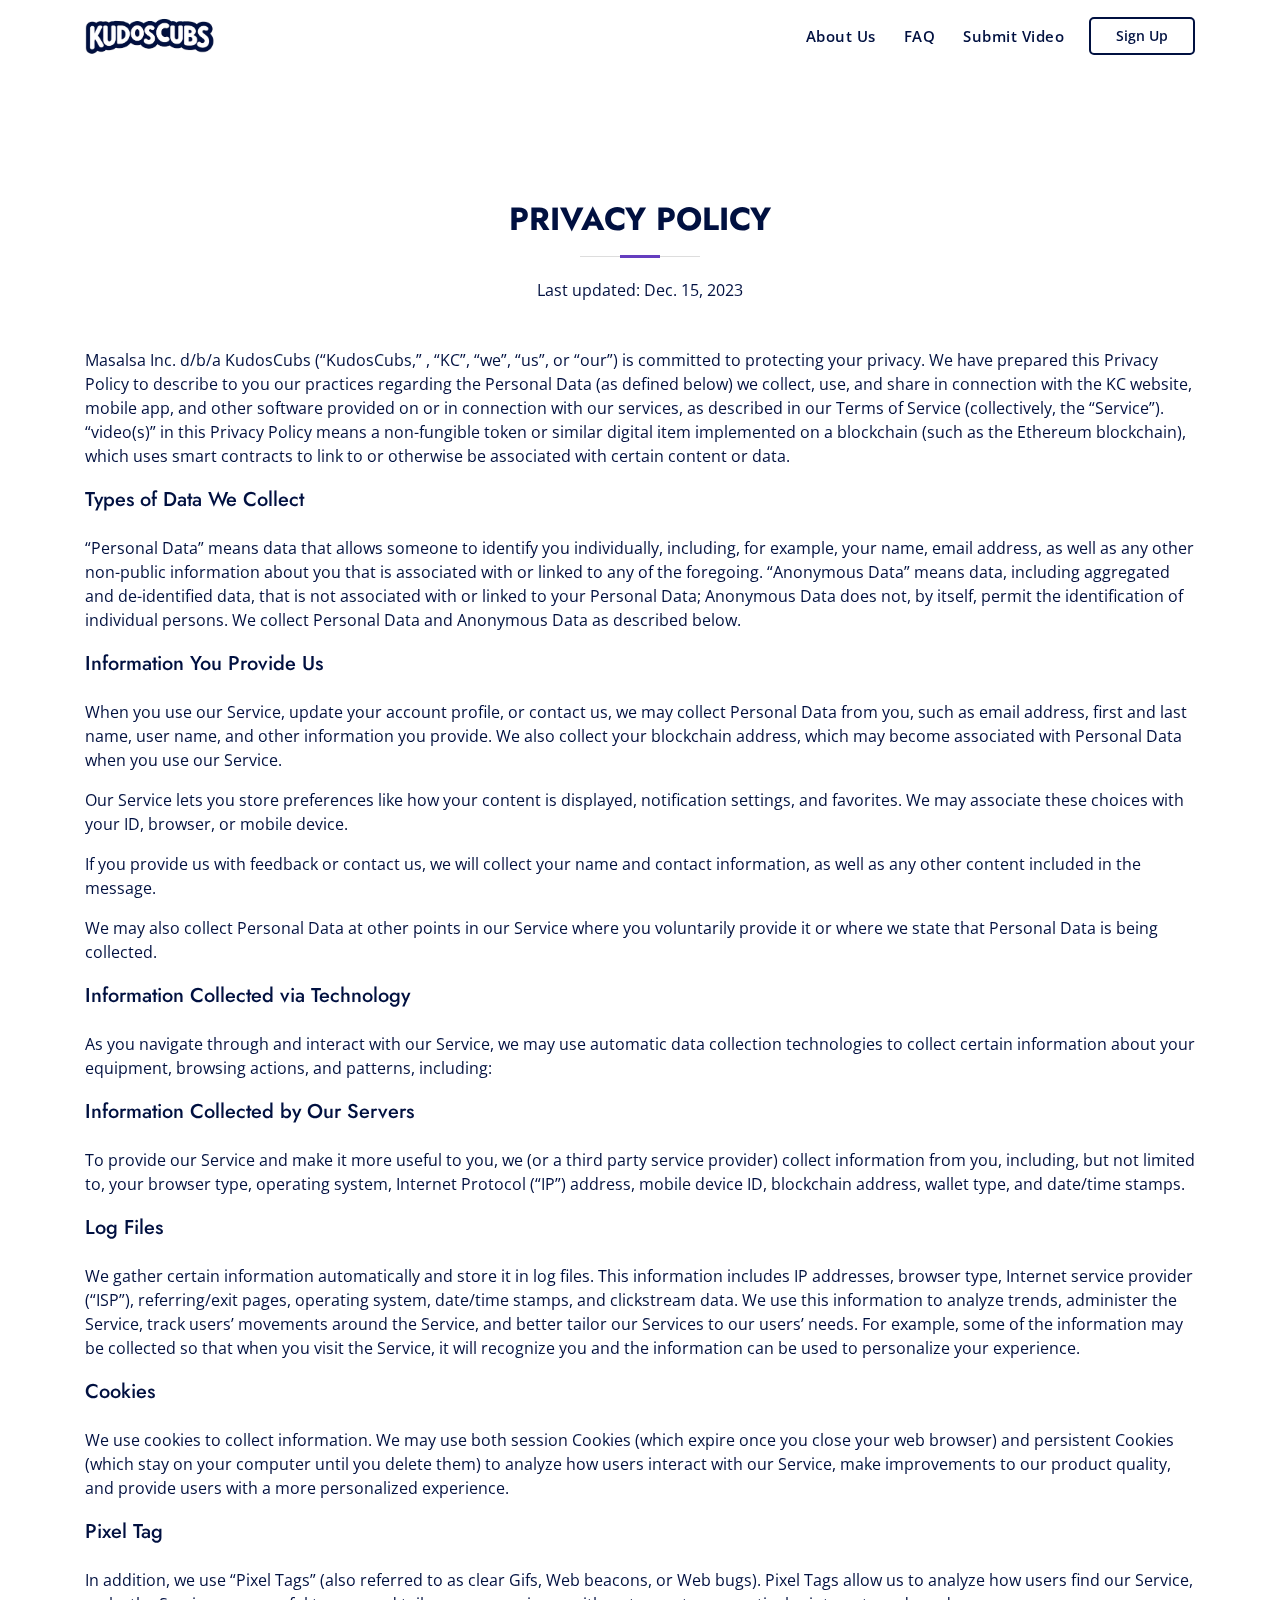
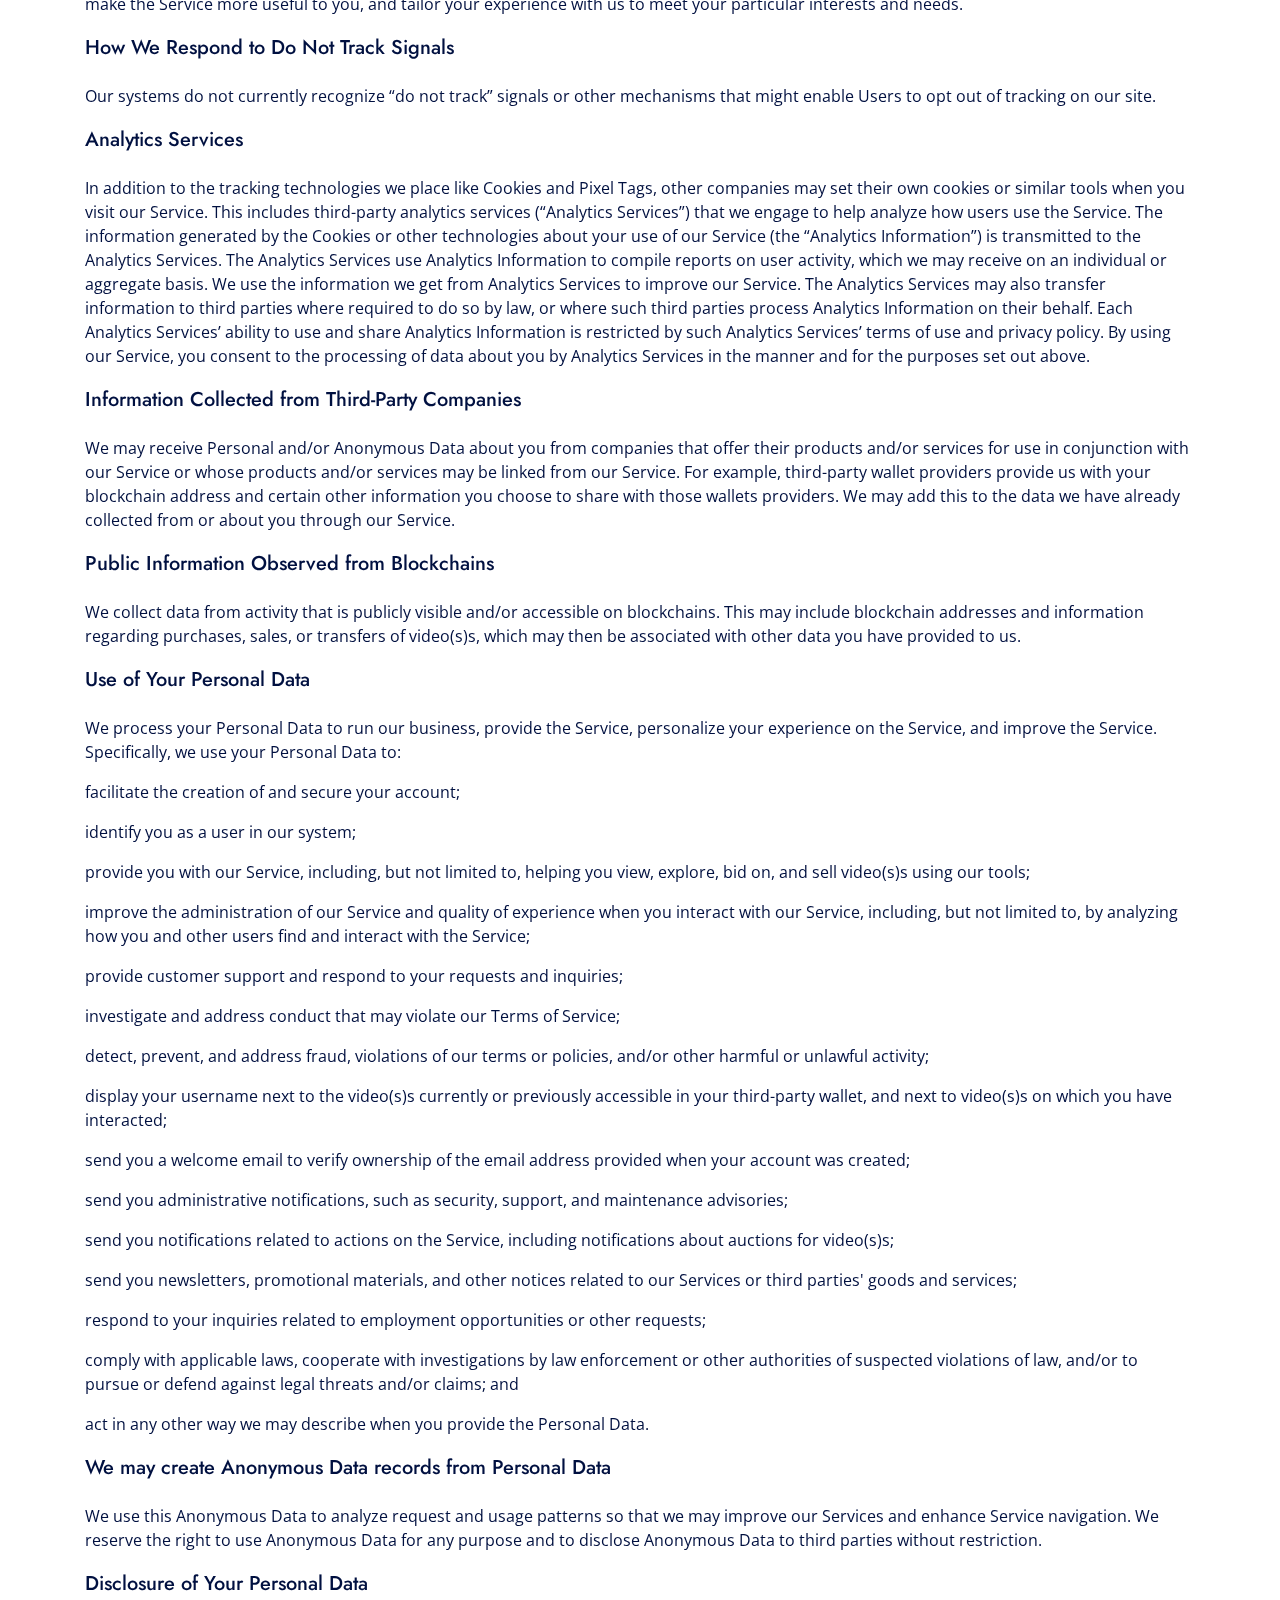
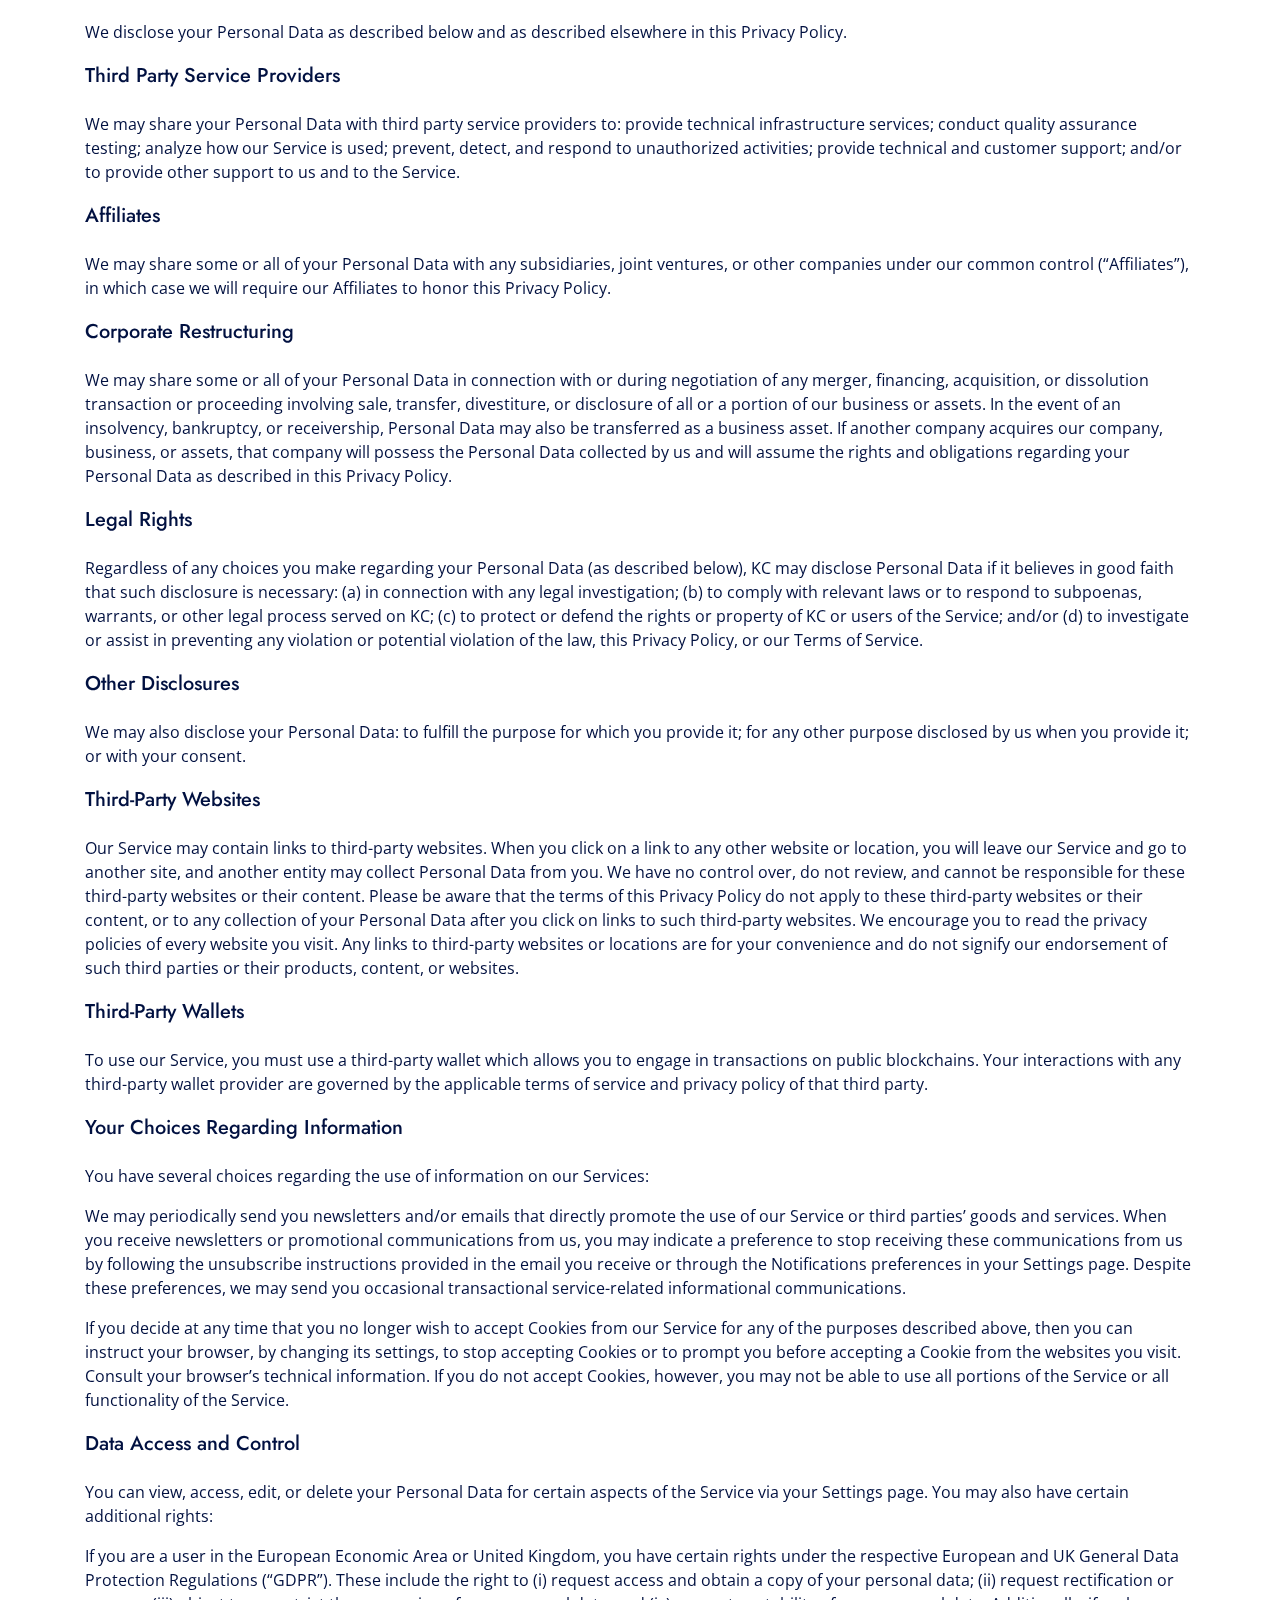
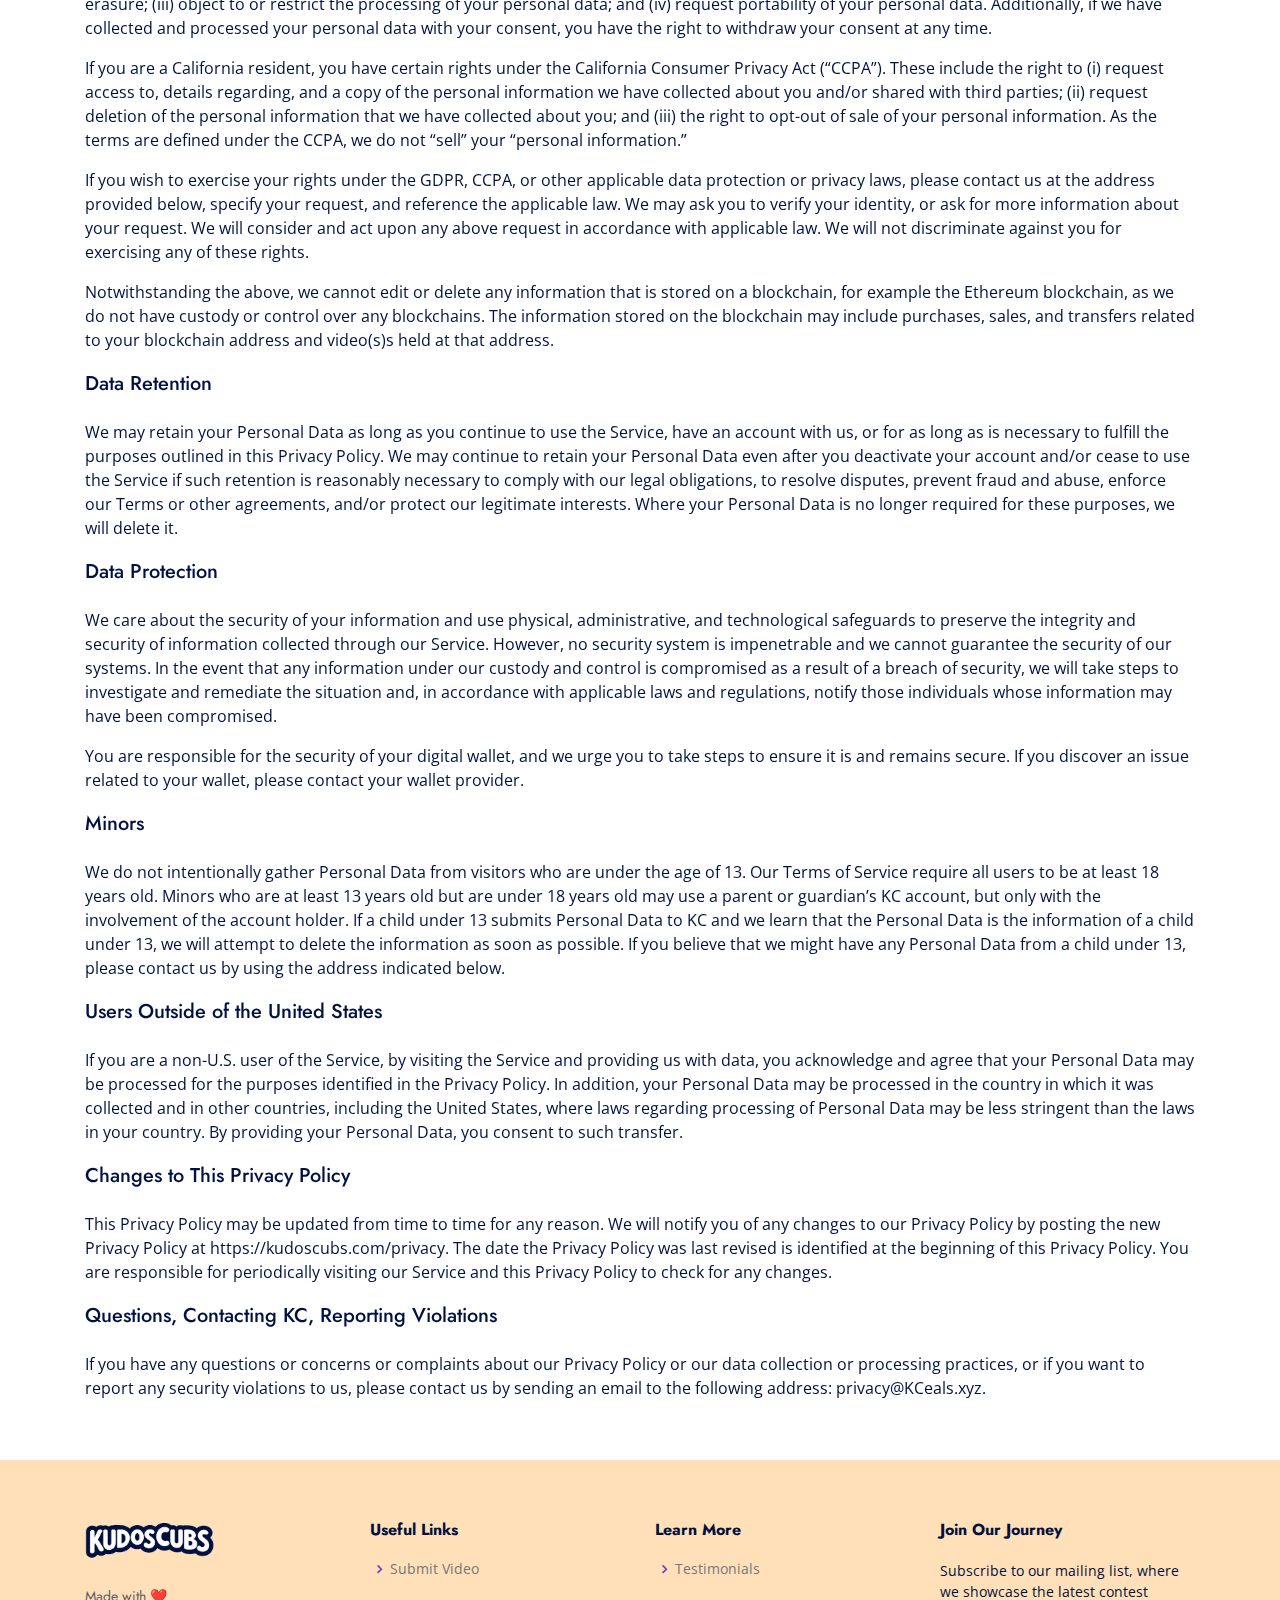
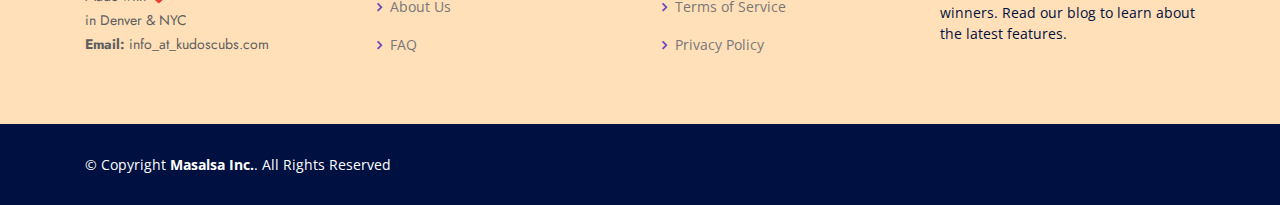
<file: privacy.html>
<!DOCTYPE html>
<html lang="en">

<head>
  <meta charset="utf-8">
  <meta content="width=device-width, initial-scale=1.0" name="viewport">

  <title>KudosCubs' Privacy Policy</title>
  <meta content="Privacy Policy" name="description">
  <meta content="Privacy Policy for KudosCubs" name="keywords">

  <!-- Favicons -->
  <link href="assets/img/favicon.png" rel="icon">
  <link href="assets/img/apple-touch-icon.png" rel="apple-touch-icon">
  <script src="https://code.jquery.com/jquery-3.5.1.min.js"></script>
  <script src="https://cdn.jsdelivr.net/npm/popper.js@1.16.0/dist/umd/popper.min.js"></script>

  <script>
    $(document).ready(function(){
        $('[data-toggle="tooltip"]').tooltip({
            placement : 'top'
        });
    });
  </script>
  
  <!-- Google Fonts -->
  <link href="https://fonts.googleapis.com/css?family=Open+Sans:300,300i,400,400i,600,600i,700,700i|Jost:300,300i,400,400i,500,500i,600,600i,700,700i|Poppins:300,300i,400,400i,500,500i,600,600i,700,700i" rel="stylesheet">
  <link rel="stylesheet" href="https://cdn.jsdelivr.net/npm/bootstrap-icons@1.8.1/font/bootstrap-icons.css">
  <!-- Vendor CSS Files -->
  <link href="assets/vendor/bootstrap/css/bootstrap.min.css" rel="stylesheet">
  <link href="assets/vendor/icofont/icofont.min.css" rel="stylesheet">
<!--   <link href="assets/vendor/boxicons/css/boxicons.min.css" rel="stylesheet"> -->
  <link href='https://unpkg.com/boxicons@2.1.2/css/boxicons.min.css' rel='stylesheet'>

  <link href="assets/vendor/remixicon/remixicon.css" rel="stylesheet">
  <link href="assets/vendor/venobox/venobox.css" rel="stylesheet">
  <link href="assets/vendor/owl.carousel/assets/owl.carousel.min.css" rel="stylesheet">
  <link href="assets/vendor/aos/aos.css" rel="stylesheet">

  <!-- Template Main CSS File -->
  <link href="assets/css/style.css" rel="stylesheet">

  <!-- =======================================================
  * Template Name: Arsha - v2.2.0
  * Template URL: https://bootstrapmade.com/arsha-free-bootstrap-html-template-corporate/
  * Author: BootstrapMade.com
  * License: https://bootstrapmade.com/license/
  ======================================================== -->
</head>

<body>
  <!-- ======= Header ======= -->
  <header id="header" class="fixed-top ">
    <div class="container d-flex align-items-center">

      <a href="index.html" class="logo mr-auto"><img src="assets/img/KudosCubs-logo.png" alt="" class="img-fluid"></a>

      <nav class="nav-menu d-none d-lg-block">
        <ul>
          <li><a href="index.html#about">About Us</a></li>
          <li><a href="index.html#faq">FAQ</a></li>
          <li><a href="index.html#portfolio">Submit Video</a></li>
        </ul>
      </nav><!-- .nav-menu -->

      <a target="_blank" href="#MAILCHIMP_LINK" class="get-started-btn scrollto">Sign Up</a>

    </div>
  </header><!-- End Header -->

  <main id="main">
    <!-- ======= TOS Section ======= -->
    <section id="tos-privacy">
      <div class="container" data-aos="fade-up">

        <div class="section-title">
          <h2>Privacy Policy</h2>
          <p>Last updated: Dec. 15, 2023</p>
        </div>

        <div class="tos-body">
            <p>
                Masalsa Inc. d/b/a KudosCubs (“KudosCubs,” , “KC”, “we”, “us”, or “our”) is committed to protecting your privacy. We have prepared this Privacy Policy to describe to you our practices regarding the Personal Data (as defined below) we collect, use, and share in connection with the KC website, mobile app, and other software provided on or in connection with our services, as described in our Terms of Service (collectively, the “Service”). “video(s)” in this Privacy Policy means a non-fungible token or similar digital item implemented on a blockchain (such as the Ethereum blockchain), which uses smart contracts to link to or otherwise be associated with certain content or data.
            </p>
            <h5>Types of Data We Collect</h5>
            <p>
            “Personal Data” means data that allows someone to identify you individually, including, for example, your name, email address, as well as any other non-public information about you that is associated with or linked to any of the foregoing. “Anonymous Data” means data, including aggregated and de-identified data, that is not associated with or linked to your Personal Data; Anonymous Data does not, by itself, permit the identification of individual persons. We collect Personal Data and Anonymous Data as described below.
            </p>
            <h5>Information You Provide Us</h5>
            <p>
                When you use our Service, update your account profile, or contact us, we may collect Personal Data from you, such as email address, first and last name, user name, and other information you provide. We also collect your blockchain address, which may become associated with Personal Data when you use our Service.
            </p>

            <p>Our Service lets you store preferences like how your content is displayed, notification settings, and favorites. We may associate these choices with your ID, browser, or mobile device.
            </p>
            <p>If you provide us with feedback or contact us, we will collect your name and contact information, as well as any other content included in the message.
            </p>
            <p>We may also collect Personal Data at other points in our Service where you voluntarily provide it or where we state that Personal Data is being collected.
            </p>
            <h5>Information Collected via Technology</h5>

            <p>As you navigate through and interact with our Service, we may use automatic data collection technologies to collect certain information about your equipment, browsing actions, and patterns, including:
            </p>
            <h5>Information Collected by Our Servers</h5>

            <p>To provide our Service and make it more useful to you, we (or a third party service provider) collect information from you, including, but not limited to, your browser type, operating system, Internet Protocol (“IP”) address, mobile device ID, blockchain address, wallet type, and date/time stamps.
            </p>
            <h5>Log Files</h5>

            <p>We gather certain information automatically and store it in log files. This information includes IP addresses, browser type, Internet service provider (“ISP”), referring/exit pages, operating system, date/time stamps, and clickstream data. We use this information to analyze trends, administer the Service, track users’ movements around the Service, and better tailor our Services to our users’ needs. For example, some of the information may be collected so that when you visit the Service, it will recognize you and the information can be used to personalize your experience.
            </p>
            <h5>Cookies</h5>

            <p>We use cookies to collect information. We may use both session Cookies (which expire once you close your web browser) and persistent Cookies (which stay on your computer until you delete them) to analyze how users interact with our Service, make improvements to our product quality, and provide users with a more personalized experience.
            </p>
            <h5>Pixel Tag</h5>

            <p>In addition, we use “Pixel Tags” (also referred to as clear Gifs, Web beacons, or Web bugs). Pixel Tags allow us to analyze how users find our Service, make the Service more useful to you, and tailor your experience with us to meet your particular interests and needs.
            </p>
            <h5>How We Respond to Do Not Track Signals</h5> 

            <p>Our systems do not currently recognize “do not track” signals or other mechanisms that might enable Users to opt out of tracking on our site.
            </p>
            <h5>Analytics Services</h5> 

            <p>In addition to the tracking technologies we place like Cookies and Pixel Tags, other companies may set their own cookies or similar tools when you visit our Service. This includes third-party analytics services (“Analytics Services”) that we engage to help analyze how users use the Service. The information generated by the Cookies or other technologies about your use of our Service (the “Analytics Information”) is transmitted to the Analytics Services. The Analytics Services use Analytics Information to compile reports on user activity, which we may receive on an individual or aggregate basis. We use the information we get from Analytics Services to improve our Service. The Analytics Services may also transfer information to third parties where required to do so by law, or where such third parties process Analytics Information on their behalf. Each Analytics Services’ ability to use and share Analytics Information is restricted by such Analytics Services’ terms of use and privacy policy. By using our Service, you consent to the processing of data about you by Analytics Services in the manner and for the purposes set out above.
            </p>
            <h5>Information Collected from Third-Party Companies</h5>

            <p>We may receive Personal and/or Anonymous Data about you from companies that offer their products and/or services for use in conjunction with our Service or whose products and/or services may be linked from our Service. For example, third-party wallet providers provide us with your blockchain address and certain other information you choose to share with those wallets providers. We may add this to the data we have already collected from or about you through our Service.
            </p>
            <h5>Public Information Observed from Blockchains</h5> 

            <p>We collect data from activity that is publicly visible and/or accessible on blockchains. This may include blockchain addresses and information regarding purchases, sales, or transfers of video(s)s, which may then be associated with other data you have provided to us.
            </p>
            <h5>Use of Your Personal Data</h5>

            <p>We process your Personal Data to run our business, provide the Service, personalize your experience on the Service, and improve the Service. Specifically, we use your Personal Data to:
            </p>
            <p>facilitate the creation of and secure your account;
            </p>
            <p>identify you as a user in our system;
            </p>
            <p>provide you with our Service, including, but not limited to, helping you view, explore, bid on, and sell video(s)s using our tools;
            </p>
            <p>improve the administration of our Service and quality of experience when you interact with our Service, including, but not limited to, by analyzing how you and other users find and interact with the Service;
            </p>
            <p>provide customer support and respond to your requests and inquiries;
            </p>
            <p>investigate and address conduct that may violate our Terms of Service;
            </p>
            <p>detect, prevent, and address fraud, violations of our terms or policies, and/or other harmful or unlawful activity;
            </p>
            <p>display your username next to the video(s)s currently or previously accessible in your third-party wallet, and next to video(s)s on which you have interacted;
            </p>
            <p>send you a welcome email to verify ownership of the email address provided when your account was created;
            </p>
            <p>send you administrative notifications, such as security, support, and maintenance advisories;
            </p>
            <p>send you notifications related to actions on the Service, including notifications about auctions for video(s)s;
            </p>
            <p>send you newsletters, promotional materials, and other notices related to our Services or third parties' goods and services;
            </p>
            <p>respond to your inquiries related to employment opportunities or other requests;
            </p>
            <p>comply with applicable laws, cooperate with investigations by law enforcement or other authorities of suspected violations of law, and/or to pursue or defend against legal threats and/or claims; and
            </p>
            <p>act in any other way we may describe when you provide the Personal Data.
            </p>

            <h5>We may create Anonymous Data records from Personal Data</h5>

            <p>We use this Anonymous Data to analyze request and usage patterns so that we may improve our Services and enhance Service navigation. We reserve the right to use Anonymous Data for any purpose and to disclose Anonymous Data to third parties without restriction.
            </p>

            <h5>Disclosure of Your Personal Data</h5> 

            <p>We disclose your Personal Data as described below and as described elsewhere in this Privacy Policy.
            </p>

            <h5>Third Party Service Providers</h5> 

            <p>We may share your Personal Data with third party service providers to: provide technical infrastructure services; conduct quality assurance testing; analyze how our Service is used; prevent, detect, and respond to unauthorized activities; provide technical and customer support; and/or to provide other support to us and to the Service.
            </p>

            <h5>Affiliates</h5> 

            <p>We may share some or all of your Personal Data with any subsidiaries, joint ventures, or other companies under our common control (“Affiliates”), in which case we will require our Affiliates to honor this Privacy Policy.
            </p>

            <h5>Corporate Restructuring</h5> 

            <p>We may share some or all of your Personal Data in connection with or during negotiation of any merger, financing, acquisition, or dissolution transaction or proceeding involving sale, transfer, divestiture, or disclosure of all or a portion of our business or assets. In the event of an insolvency, bankruptcy, or receivership, Personal Data may also be transferred as a business asset. If another company acquires our company, business, or assets, that company will possess the Personal Data collected by us and will assume the rights and obligations regarding your Personal Data as described in this Privacy Policy.
            </p>

            <h5>Legal Rights</h5>

            <p>Regardless of any choices you make regarding your Personal Data (as described below), KC may disclose Personal Data if it believes in good faith that such disclosure is necessary: (a) in connection with any legal investigation; (b) to comply with relevant laws or to respond to subpoenas, warrants, or other legal process served on KC; (c) to protect or defend the rights or property of KC or users of the Service; and/or (d) to investigate or assist in preventing any violation or potential violation of the law, this Privacy Policy, or our Terms of Service.
            </p>

            <h5>Other Disclosures</h5>  

            <p>We may also disclose your Personal Data: to fulfill the purpose for which you provide it; for any other purpose disclosed by us when you provide it; or with your consent.
            </p>

            <h5>Third-Party Websites</h5>   

            <p>Our Service may contain links to third-party websites. When you click on a link to any other website or location, you will leave our Service and go to another site, and another entity may collect Personal Data from you. We have no control over, do not review, and cannot be responsible for these third-party websites or their content. Please be aware that the terms of this Privacy Policy do not apply to these third-party websites or their content, or to any collection of your Personal Data after you click on links to such third-party websites. We encourage you to read the privacy policies of every website you visit. Any links to third-party websites or locations are for your convenience and do not signify our endorsement of such third parties or their products, content, or websites.
            </p>

            <h5>Third-Party Wallets</h5> 

            <p>To use our Service, you must use a third-party wallet which allows you to engage in transactions on public blockchains. Your interactions with any third-party wallet provider are governed by the applicable terms of service and privacy policy of that third party.
            </p>

            <h5>Your Choices Regarding Information</h5>

            <p>You have several choices regarding the use of information on our Services:
            </p>

            <p>We may periodically send you newsletters and/or emails that directly promote the use of our Service or third parties’ goods and services. When you receive newsletters or promotional communications from us, you may indicate a preference to stop receiving these communications from us by following the unsubscribe instructions provided in the email you receive or through the Notifications preferences in your Settings page. Despite these preferences, we may send you occasional transactional service-related informational communications.
            </p>
            <p>If you decide at any time that you no longer wish to accept Cookies from our Service for any of the purposes described above, then you can instruct your browser, by changing its settings, to stop accepting Cookies or to prompt you before accepting a Cookie from the websites you visit. Consult your browser’s technical information. If you do not accept Cookies, however, you may not be able to use all portions of the Service or all functionality of the Service.
            </p>

            <h5>Data Access and Control</h5>

            <p>You can view, access, edit, or delete your Personal Data for certain aspects of the Service via your Settings page. You may also have certain additional rights:
            </p>
            <p>If you are a user in the European Economic Area or United Kingdom, you have certain rights under the respective European and UK General Data Protection Regulations (“GDPR”). These include the right to (i) request access and obtain a copy of your personal data; (ii) request rectification or erasure; (iii) object to or restrict the processing of your personal data; and (iv) request portability of your personal data. Additionally, if we have collected and processed your personal data with your consent, you have the right to withdraw your consent at any time.
            </p>
            <p>If you are a California resident, you have certain rights under the California Consumer Privacy Act (“CCPA”). These include the right to (i) request access to, details regarding, and a copy of the personal information we have collected about you and/or shared with third parties; (ii) request deletion of the personal information that we have collected about you; and (iii) the right to opt-out of sale of your personal information. As the terms are defined under the CCPA, we do not “sell” your “personal information.”
            </p>
            <p>If you wish to exercise your rights under the GDPR, CCPA, or other applicable data protection or privacy laws, please contact us at the address provided below, specify your request, and reference the applicable law. We may ask you to verify your identity, or ask for more information about your request. We will consider and act upon any above request in accordance with applicable law. We will not discriminate against you for exercising any of these rights.
            </p>
            <p>Notwithstanding the above, we cannot edit or delete any information that is stored on a blockchain, for example the Ethereum blockchain, as we do not have custody or control over any blockchains. The information stored on the blockchain may include purchases, sales, and transfers related to your blockchain address and video(s)s held at that address.
            </p>

            <h5>Data Retention</h5>

            <p>We may retain your Personal Data as long as you continue to use the Service, have an account with us, or for as long as is necessary to fulfill the purposes outlined in this Privacy Policy. We may continue to retain your Personal Data even after you deactivate your account and/or cease to use the Service if such retention is reasonably necessary to comply with our legal obligations, to resolve disputes, prevent fraud and abuse, enforce our Terms or other agreements, and/or protect our legitimate interests. Where your Personal Data is no longer required for these purposes, we will delete it.
            </p>

            <h5>Data Protection</h5>

            <p>We care about the security of your information and use physical, administrative, and technological safeguards to preserve the integrity and security of information collected through our Service. However, no security system is impenetrable and we cannot guarantee the security of our systems. In the event that any information under our custody and control is compromised as a result of a breach of security, we will take steps to investigate and remediate the situation and, in accordance with applicable laws and regulations, notify those individuals whose information may have been compromised.
            </p>

            <p>You are responsible for the security of your digital wallet, and we urge you to take steps to ensure it is and remains secure. If you discover an issue related to your wallet, please contact your wallet provider.
            </p>

            <h5>Minors</h5>

            <p>We do not intentionally gather Personal Data from visitors who are under the age of 13. Our Terms of Service require all users to be at least 18 years old. Minors who are at least 13 years old but are under 18 years old may use a parent or guardian’s KC account, but only with the involvement of the account holder. If a child under 13 submits Personal Data to KC and we learn that the Personal Data is the information of a child under 13, we will attempt to delete the information as soon as possible. If you believe that we might have any Personal Data from a child under 13, please contact us by using the address indicated below.
            </p>

            <h5>Users Outside of the United States</h5>

            <p>If you are a non-U.S. user of the Service, by visiting the Service and providing us with data, you acknowledge and agree that your Personal Data may be processed for the purposes identified in the Privacy Policy. In addition, your Personal Data may be processed in the country in which it was collected and in other countries, including the United States, where laws regarding processing of Personal Data may be less stringent than the laws in your country. By providing your Personal Data, you consent to such transfer.
            </p>

            <h5>Changes to This Privacy Policy</h5>

            <p>This Privacy Policy may be updated from time to time for any reason. We will notify you of any changes to our Privacy Policy by posting the new Privacy Policy at https://kudoscubs.com/privacy. The date the Privacy Policy was last revised is identified at the beginning of this Privacy Policy. You are responsible for periodically visiting our Service and this Privacy Policy to check for any changes.
            </p>

            <h5>Questions, Contacting KC, Reporting Violations</h5>
            <p>
            If you have any questions or concerns or complaints about our Privacy Policy or our data collection or processing practices, or if you want to report any security violations to us, please contact us by sending an email to the following address: privacy@KCeals.xyz.            
            </p>            

        </div>
      </div>
    </section><!-- End PRIVACY Section -->

  </main><!-- End #main -->


  <!-- ======= Footer ======= -->
  <footer id="footer">

    <div class="footer-top">
      <div class="container">
        <div class="row">

          <div class="col-lg-3 col-md-6 footer-contact">
            <a href="index.html" class="logo"><img src="assets/img/KudosCubs-logo.png" alt="" class="img-fluid  footer-logo"></a>
            <p>
              Made with ❤️ <br>
              in Denver & NYC<br>
              <strong>Email:</strong> info_at_kudoscubs.com<br>
            </p>
          </div>

          <div class="col-lg-3 col-md-6 footer-links">
            <h4>Useful Links</h4>
            <ul>
              <li><i class="bx bx-chevron-right"></i> <a href="index.html#portfolio">Submit Video</a></li>
              <li><i class="bx bx-chevron-right"></i> <a href="index.html#about">About Us</a></li>
              <li><i class="bx bx-chevron-right"></i> <a href="index.html#faq">FAQ</a></li>
            </ul>
          </div>

          <div class="col-lg-3 col-md-6 footer-links">
            <h4>Learn More</h4>
            <ul>
              <li><i class="bx bx-chevron-right"></i> <a href="index.html#team">Testimonials</a></li>
              <li><i class="bx bx-chevron-right"></i> <a target="_blank" href="tos.html">Terms of Service</a></li>
              <li><i class="bx bx-chevron-right"></i> <a target="_blank" href="privacy.html">Privacy Policy</a></li>
            </ul>
          </div>

          <div class="col-lg-3 col-md-6 footer-links">
            <h4>Join Our Journey</h4>
            <p>
              Subscribe to our mailing list, where we showcase the latest contest winners. Read our blog to learn about the latest features.
            </p>
            <div class="social-links mt-3">
            </div>
          </div>

        </div>
      </div>
    </div>

    <div class="container footer-bottom clearfix">
      <div class="copyright">
        &copy; Copyright <strong><span>Masalsa Inc.</span></strong>. All Rights Reserved
      </div>
    </div>
  </footer><!-- End Footer -->

  <a href="#" class="back-to-top"><i class="ri-arrow-up-line"></i></a>
  <div id="preloader"></div>

  <!-- Vendor JS Files -->
  <script src="assets/vendor/jquery/jquery.min.js"></script>
  <script src="assets/vendor/bootstrap/js/bootstrap.bundle.min.js"></script>
  <script src="assets/vendor/jquery.easing/jquery.easing.min.js"></script>
  <script src="assets/vendor/php-email-form/validate.js"></script>
  <script src="assets/vendor/waypoints/jquery.waypoints.min.js"></script>
  <script src="assets/vendor/isotope-layout/isotope.pkgd.min.js"></script>
  <script src="assets/vendor/venobox/venobox.min.js"></script>
  <script src="assets/vendor/owl.carousel/owl.carousel.min.js"></script>
  <script src="assets/vendor/aos/aos.js"></script>

  <!-- Template Main JS File -->
  <script src="assets/js/main.js"></script>

</body>

</html>
</file>
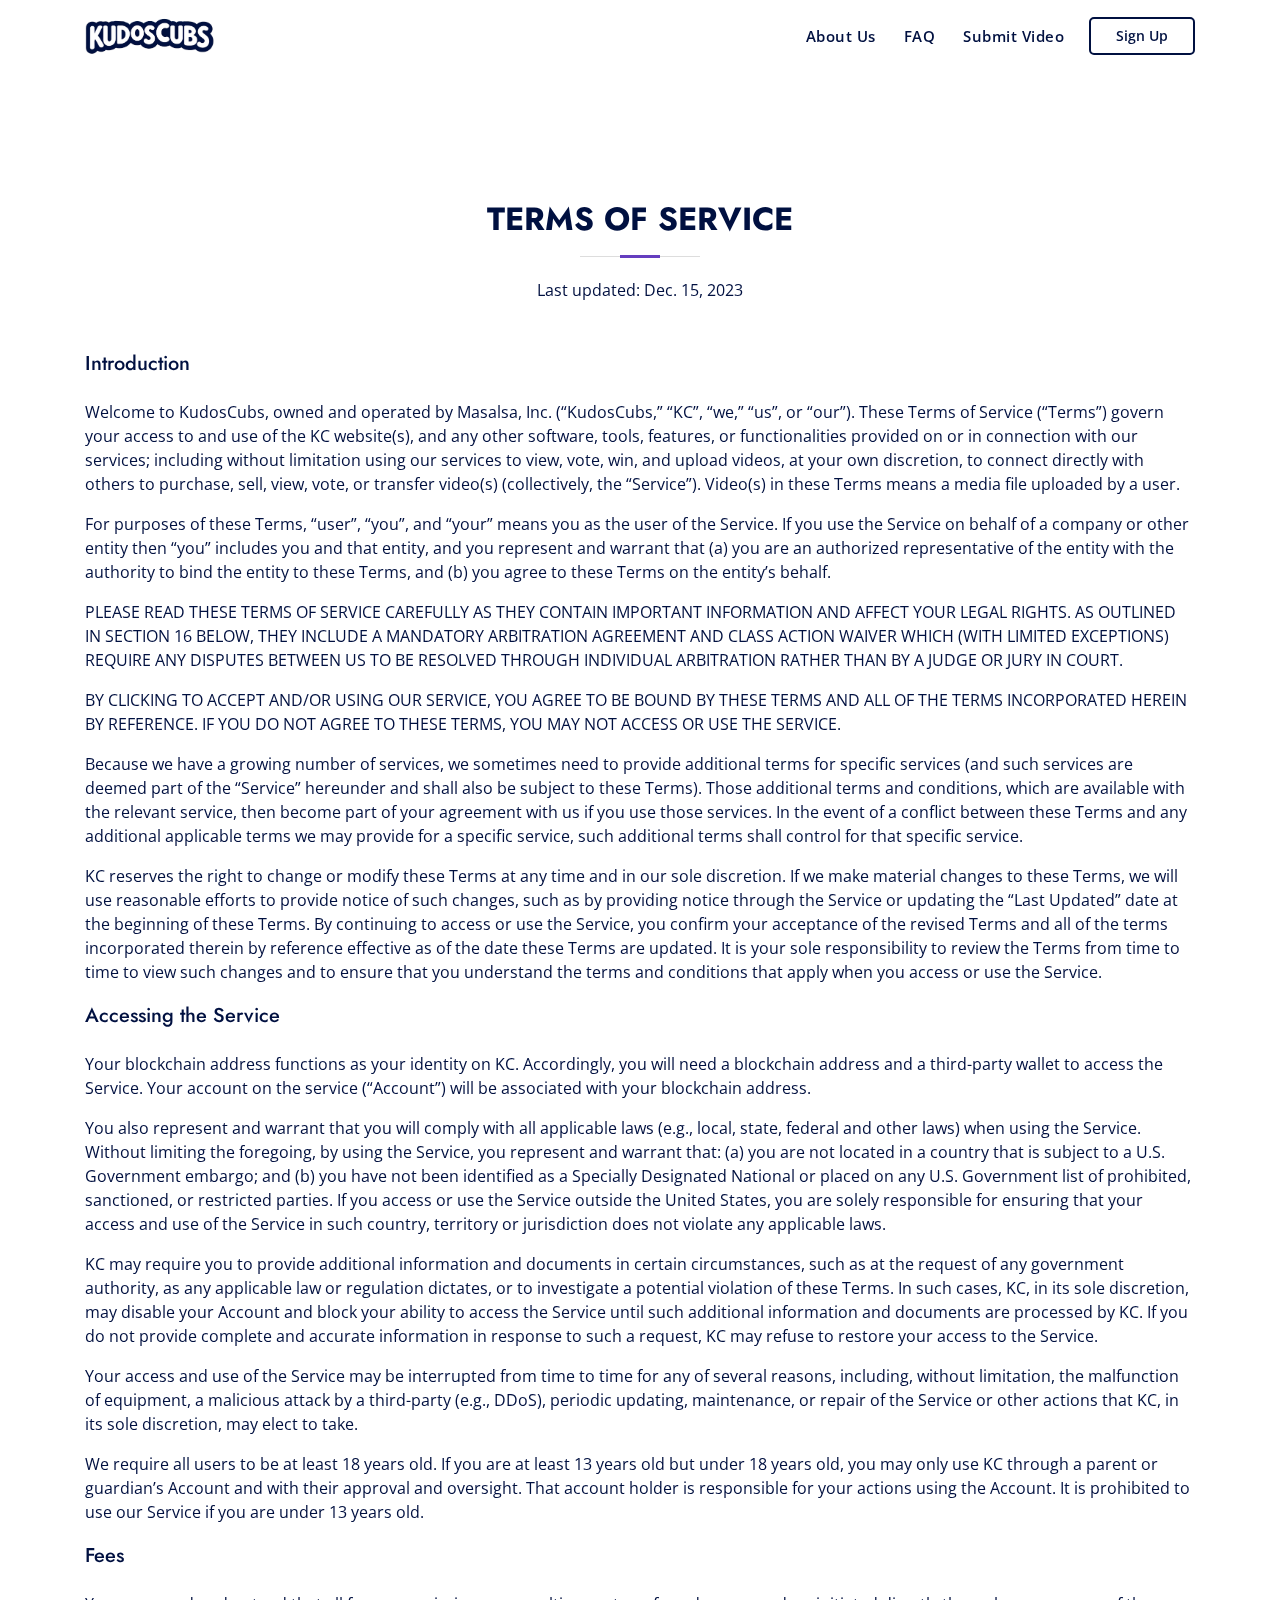
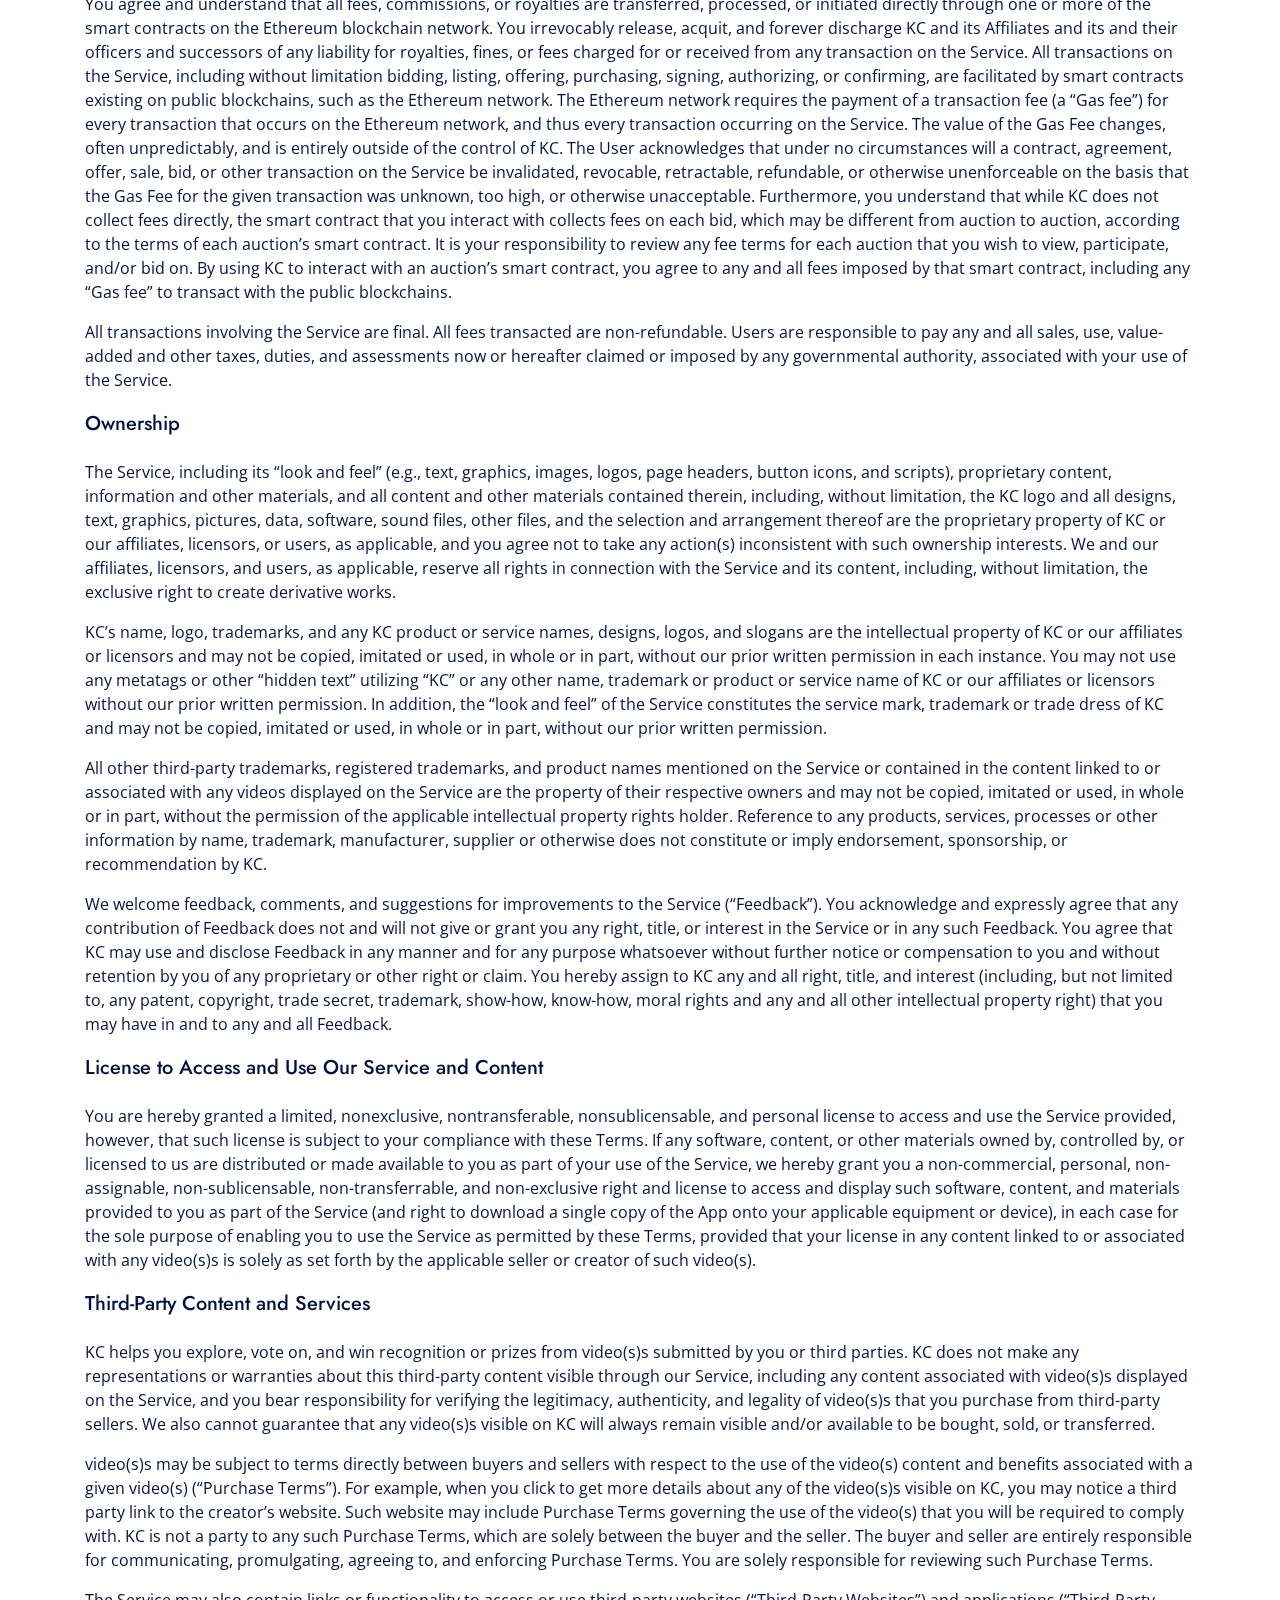
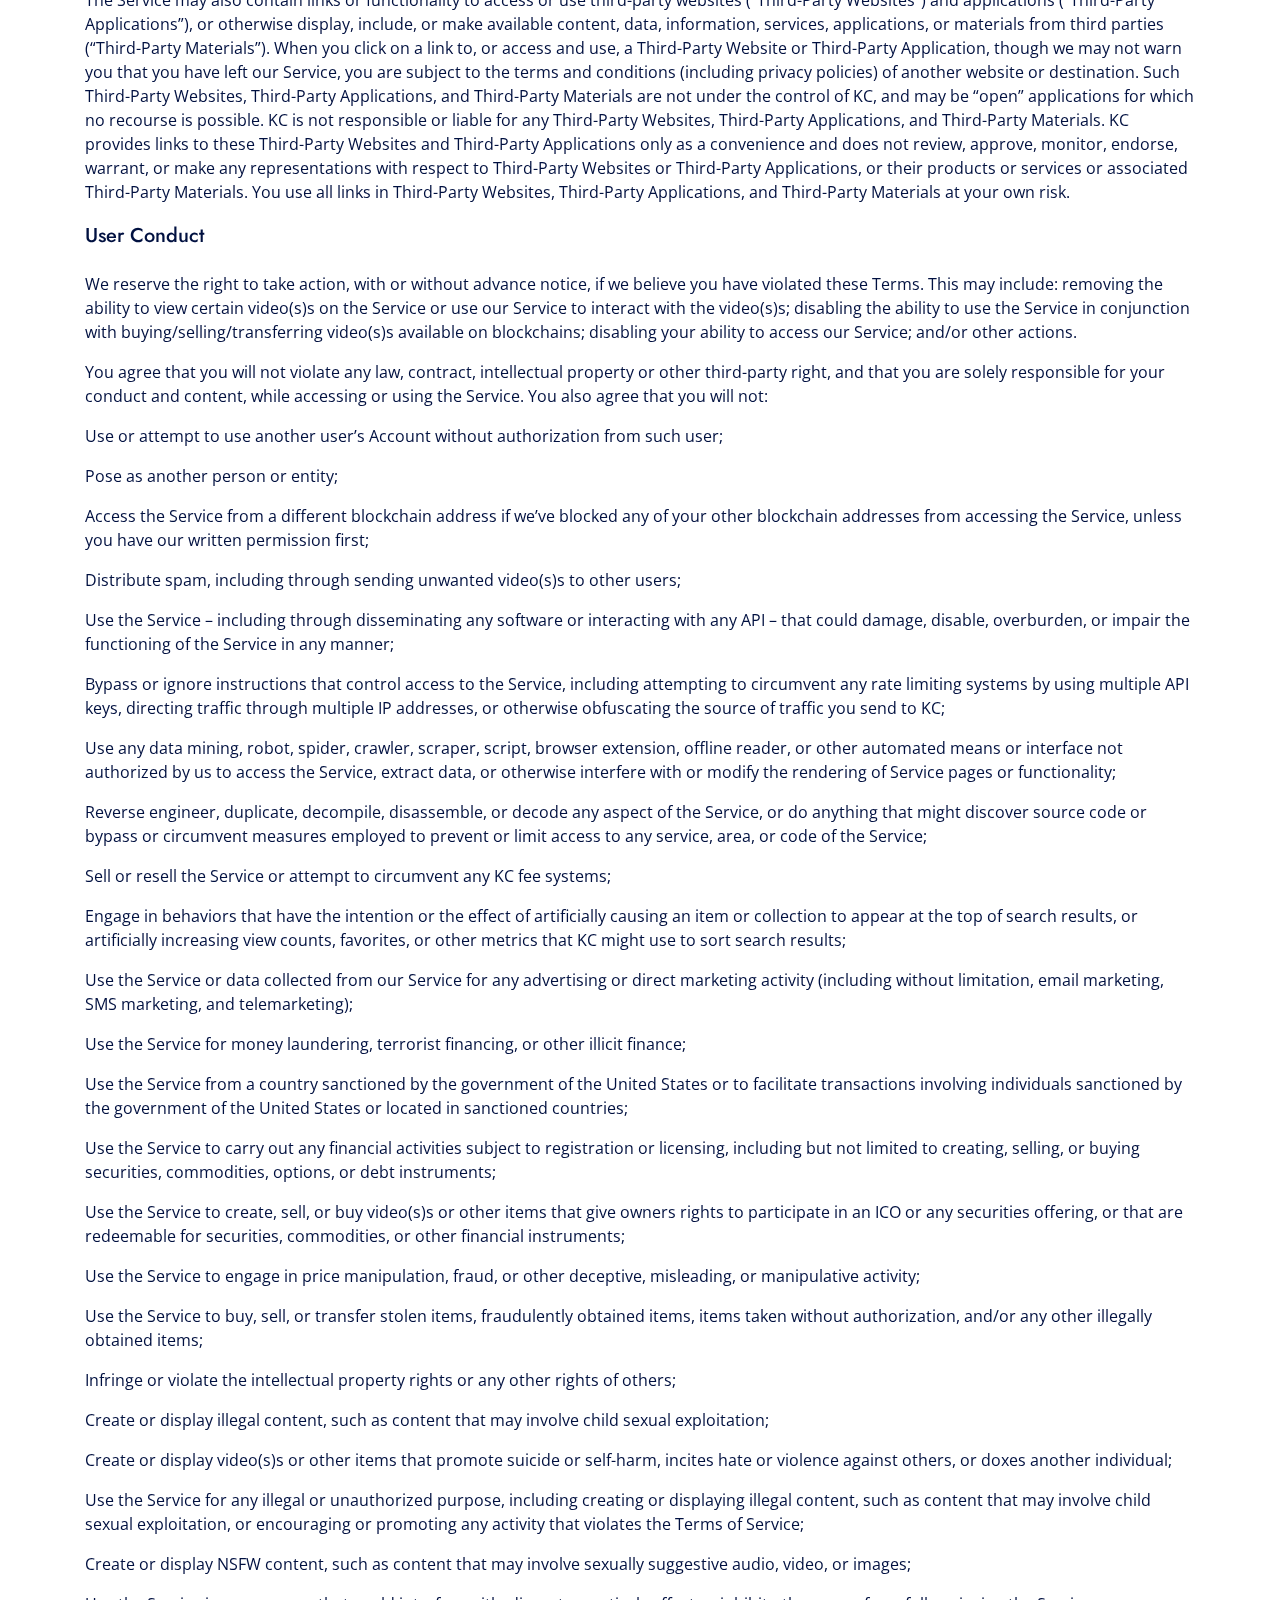
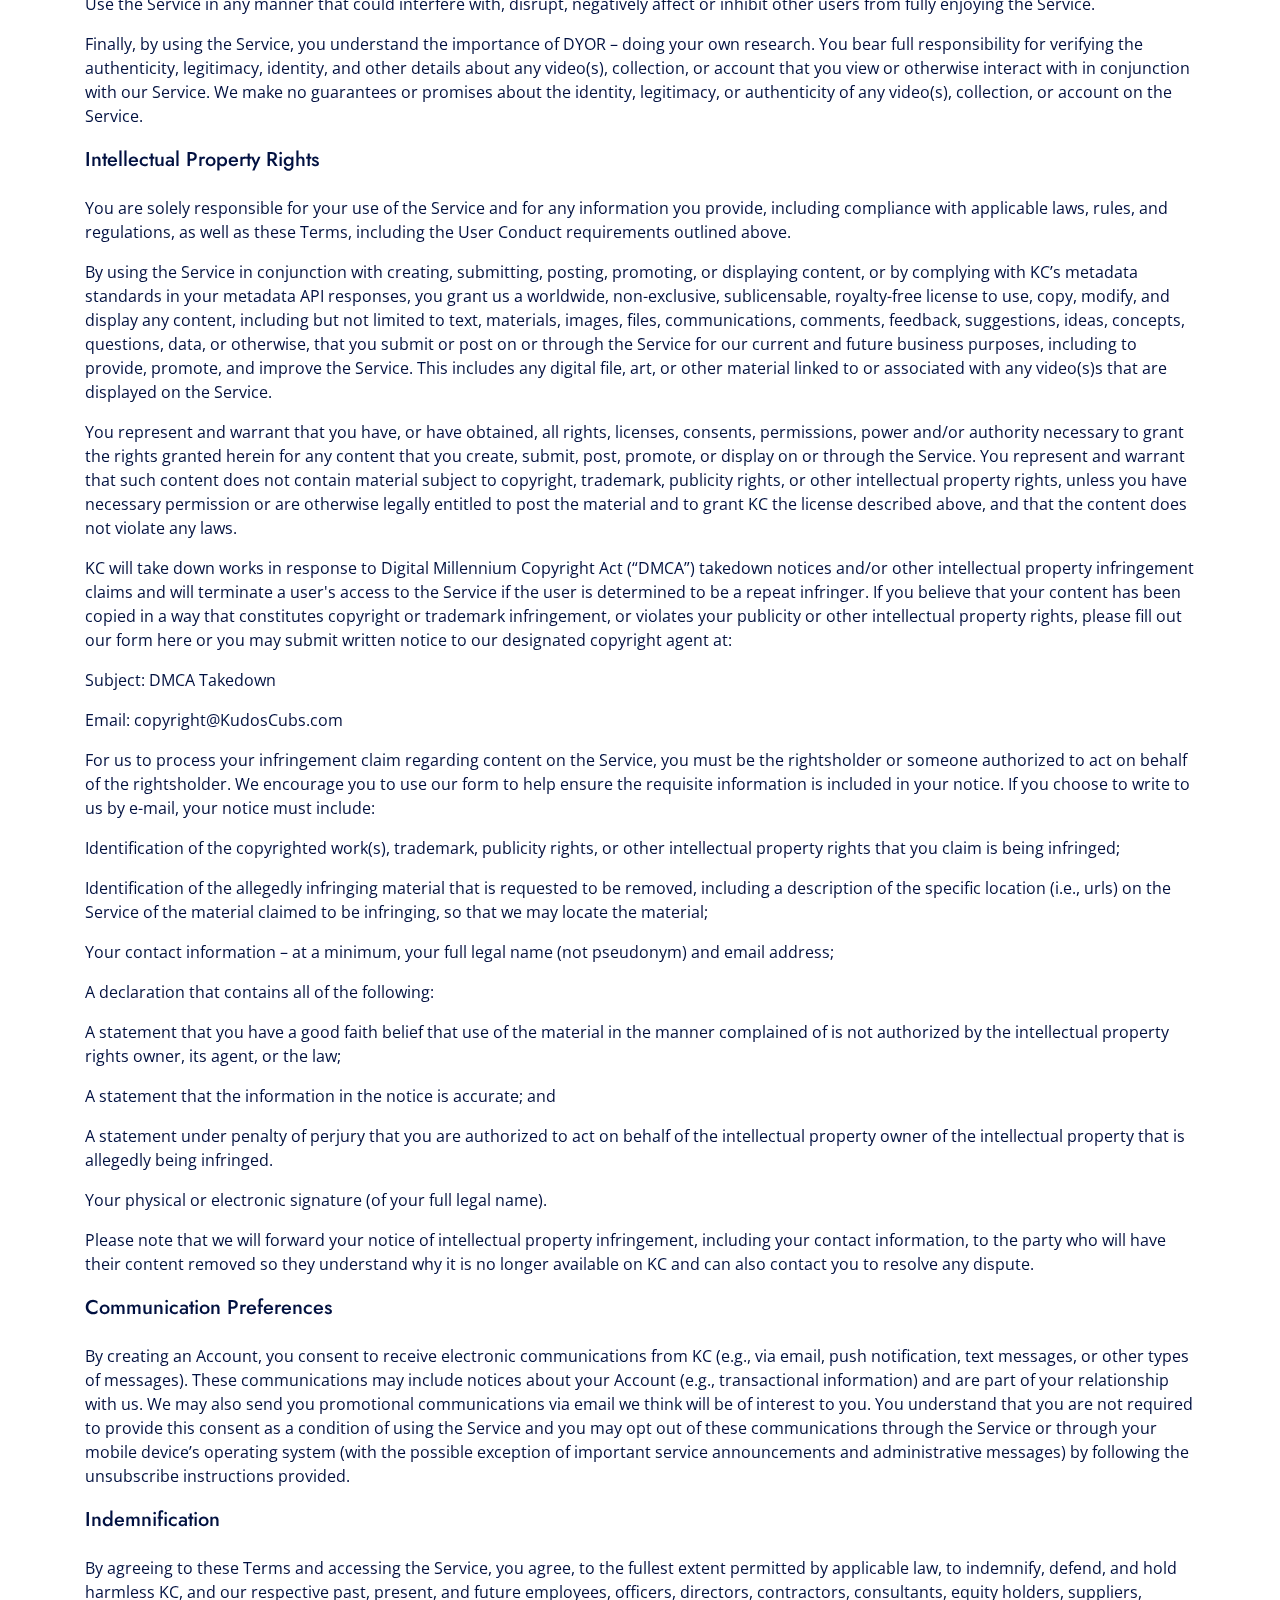
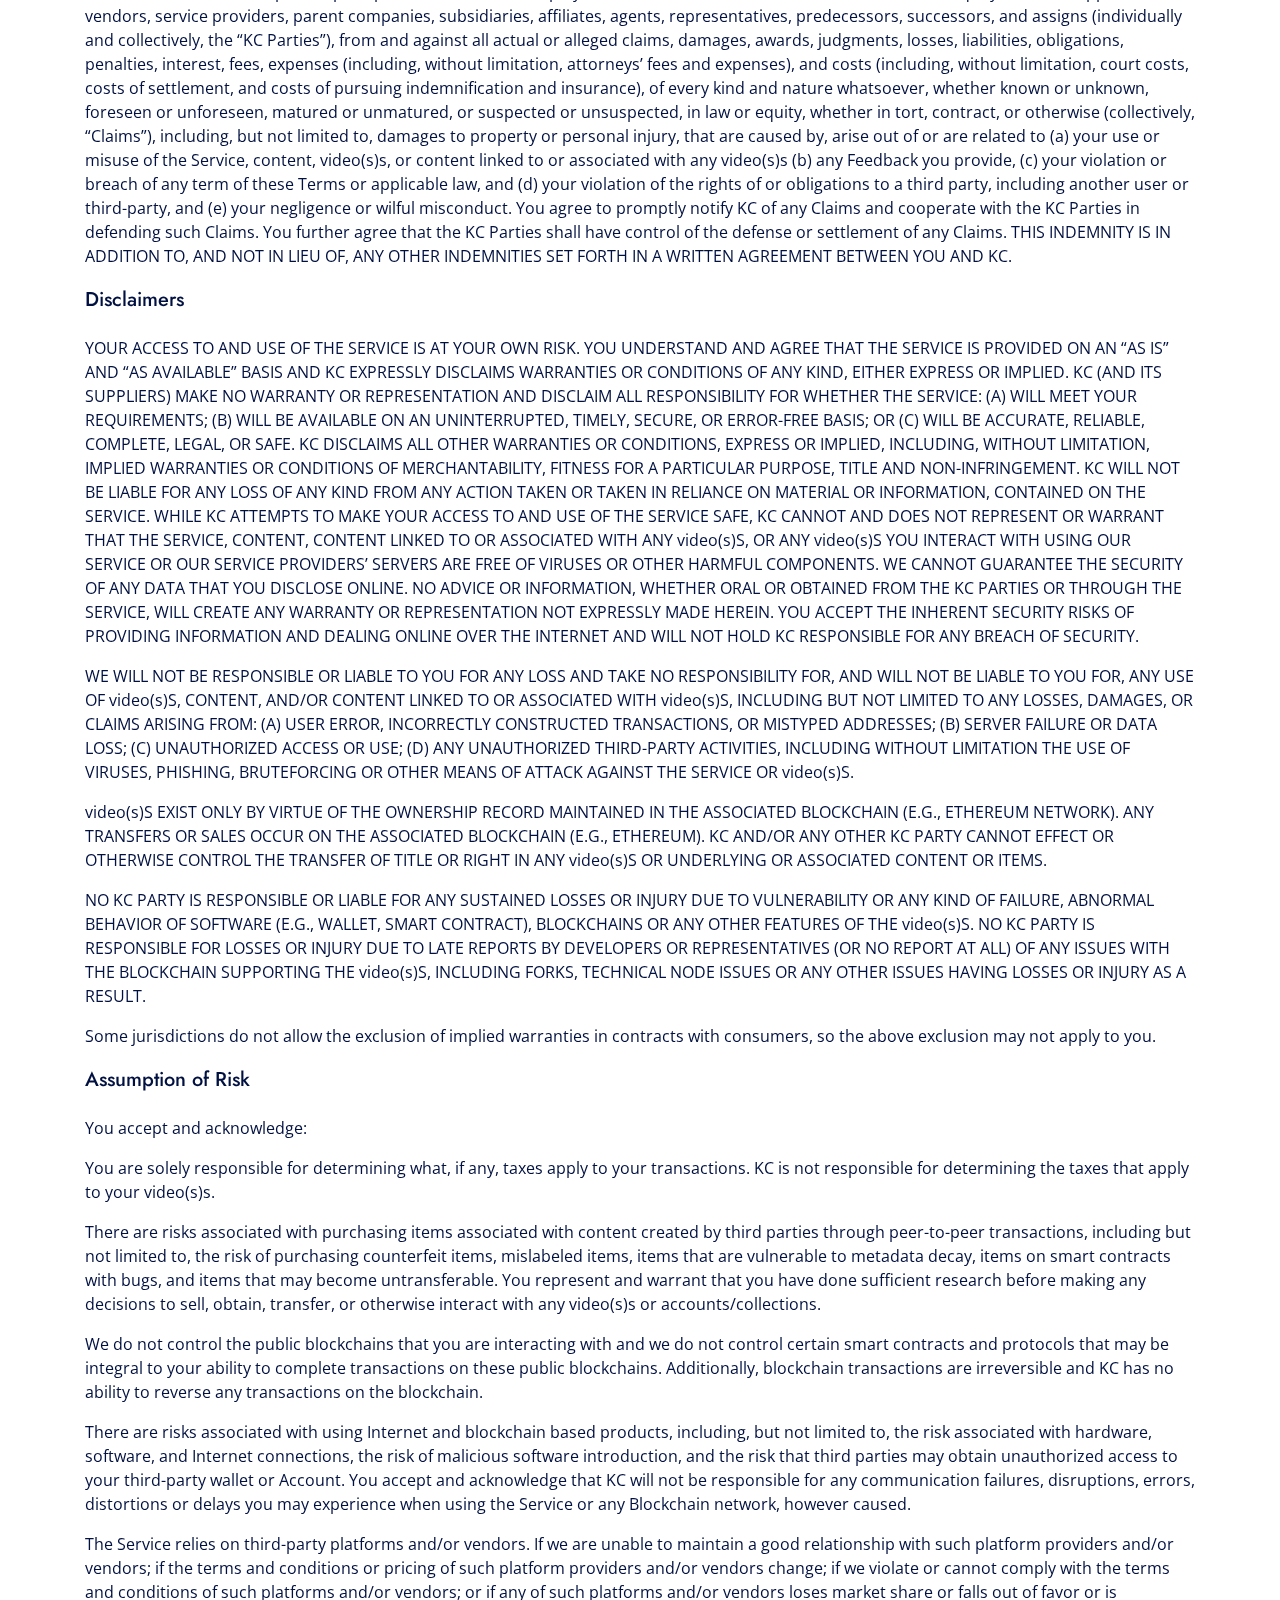
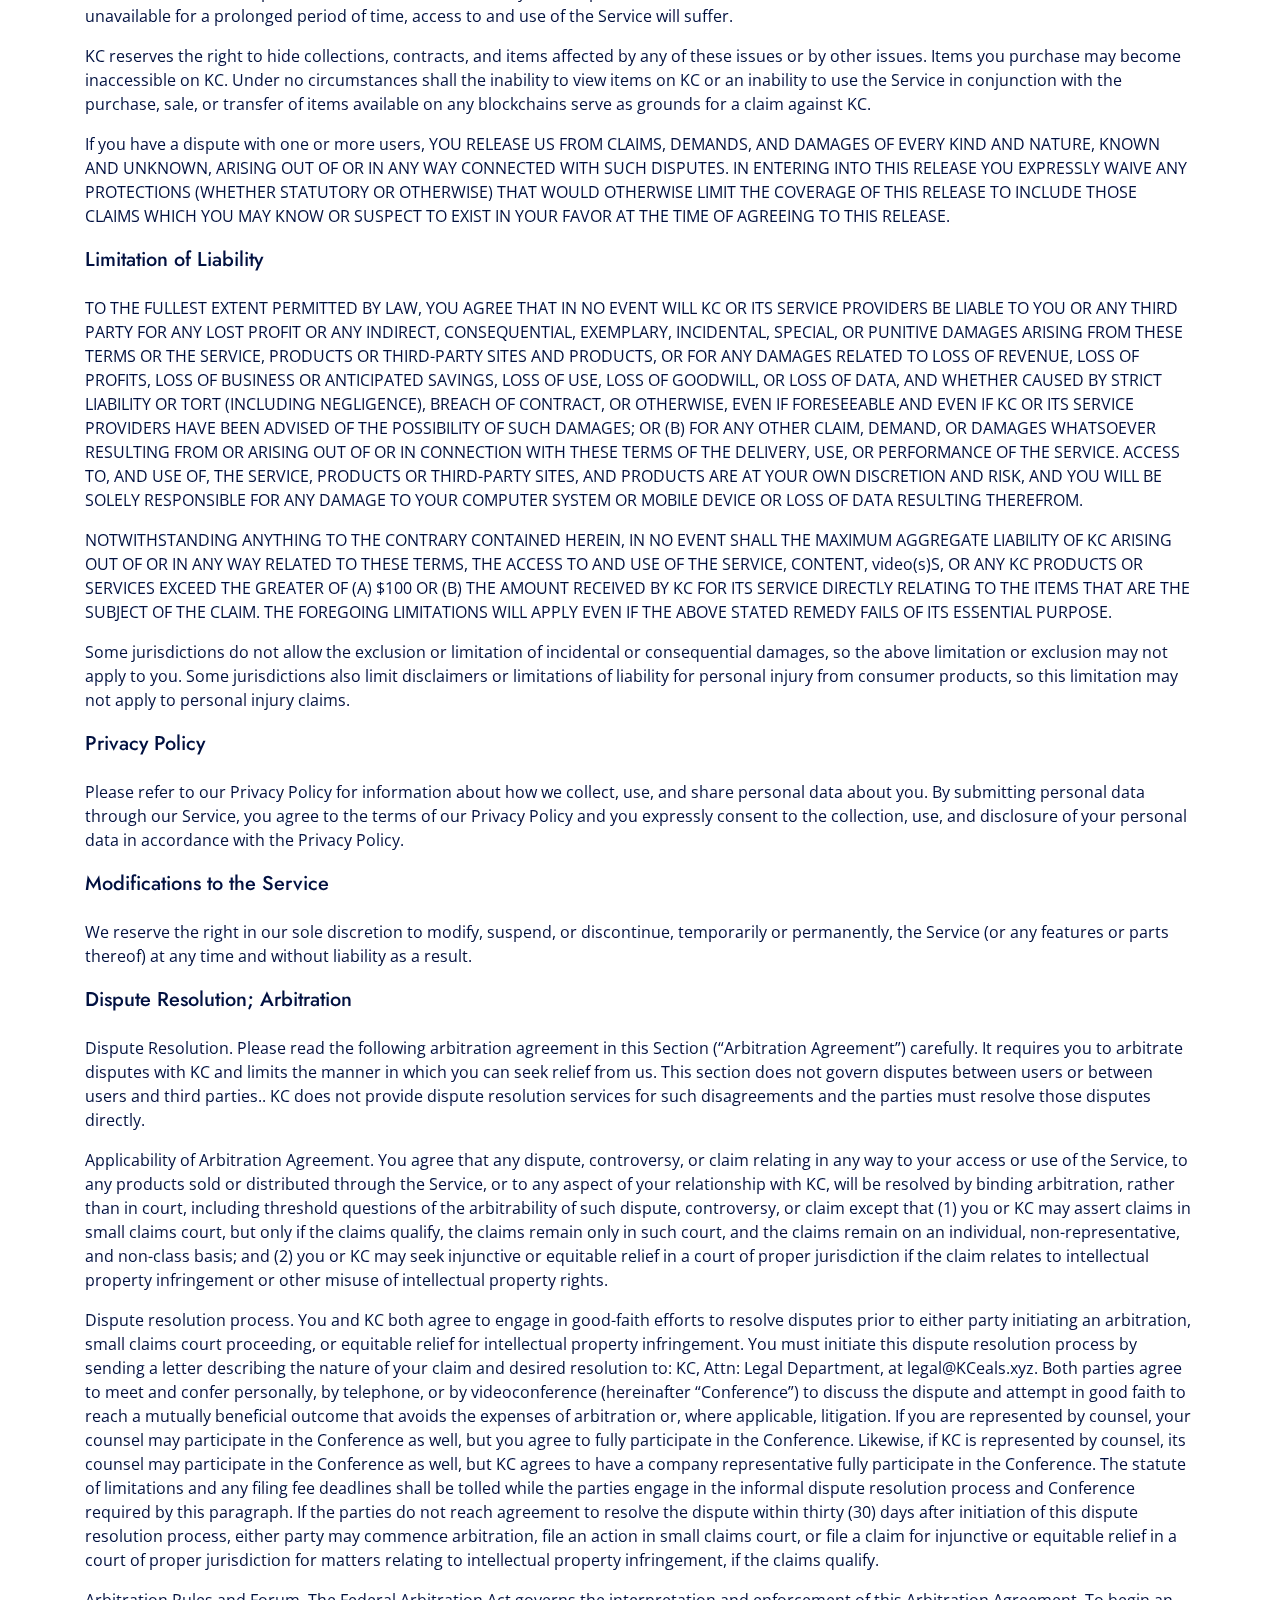
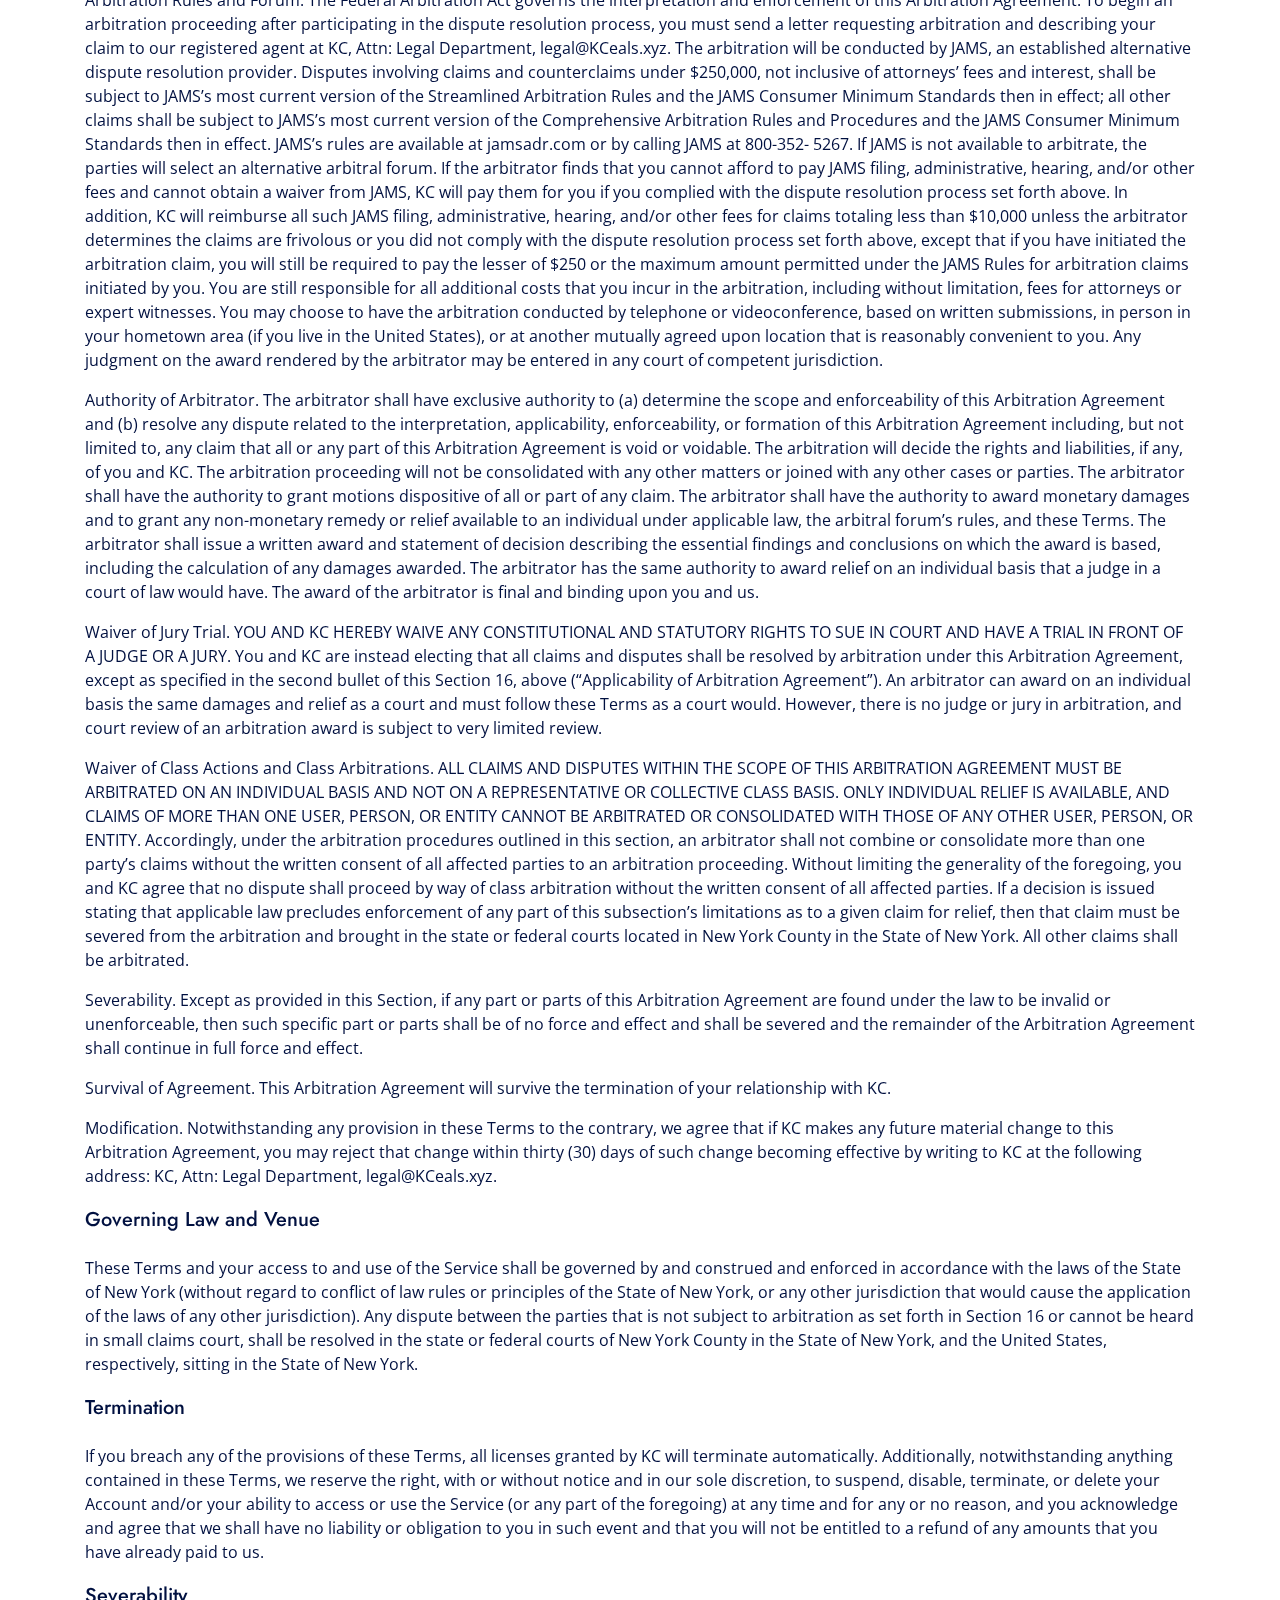
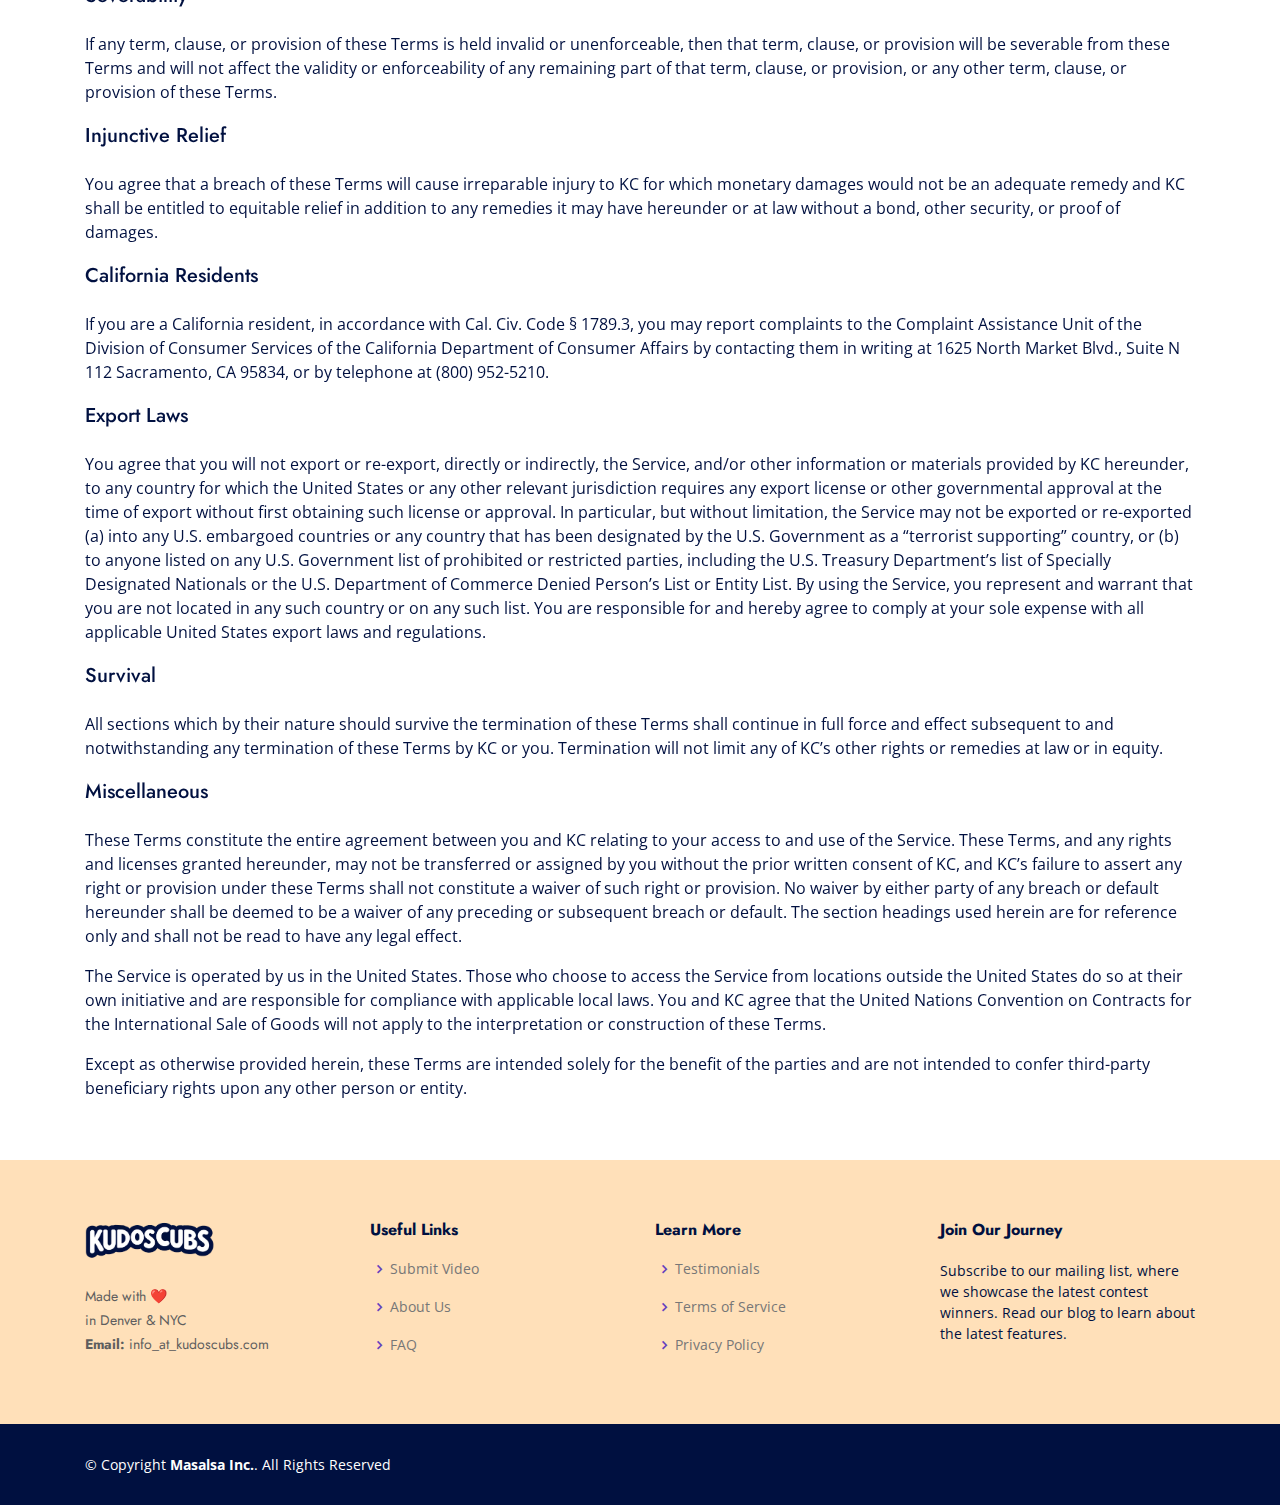
<file: tos.html>
<!DOCTYPE html>
<html lang="en">

<head>
  <meta charset="utf-8">
  <meta content="width=device-width, initial-scale=1.0" name="viewport">

  <title>KudosCubs' Terms of Service</title>
  <meta content="Terms of Service" name="description">
  <meta content="Terms of Service for KudosCubs" name="keywords">

  <!-- Favicons -->
  <link href="assets/img/favicon.png" rel="icon">
  <link href="assets/img/apple-touch-icon.png" rel="apple-touch-icon">
  <script src="https://code.jquery.com/jquery-3.5.1.min.js"></script>
  <script src="https://cdn.jsdelivr.net/npm/popper.js@1.16.0/dist/umd/popper.min.js"></script>
  
  <!-- Google Fonts -->
  <link href="https://fonts.googleapis.com/css?family=Open+Sans:300,300i,400,400i,600,600i,700,700i|Jost:300,300i,400,400i,500,500i,600,600i,700,700i|Poppins:300,300i,400,400i,500,500i,600,600i,700,700i" rel="stylesheet">
  <link rel="stylesheet" href="https://cdn.jsdelivr.net/npm/bootstrap-icons@1.8.1/font/bootstrap-icons.css">
  <!-- Vendor CSS Files -->
  <link href="assets/vendor/bootstrap/css/bootstrap.min.css" rel="stylesheet">
  <link href="assets/vendor/icofont/icofont.min.css" rel="stylesheet">
<!--   <link href="assets/vendor/boxicons/css/boxicons.min.css" rel="stylesheet"> -->
  <link href='https://unpkg.com/boxicons@2.1.2/css/boxicons.min.css' rel='stylesheet'>

  <link href="assets/vendor/remixicon/remixicon.css" rel="stylesheet">
  <link href="assets/vendor/venobox/venobox.css" rel="stylesheet">
  <link href="assets/vendor/owl.carousel/assets/owl.carousel.min.css" rel="stylesheet">
  <link href="assets/vendor/aos/aos.css" rel="stylesheet">

  <!-- Template Main CSS File -->
  <link href="assets/css/style.css" rel="stylesheet">

  <!-- =======================================================
  * Template Name: Arsha - v2.2.0
  * Template URL: https://bootstrapmade.com/arsha-free-bootstrap-html-template-corporate/
  * Author: BootstrapMade.com
  * License: https://bootstrapmade.com/license/
  ======================================================== -->
</head>

<body>
  <!-- ======= Header ======= -->
  <header id="header" class="fixed-top ">
    <div class="container d-flex align-items-center">

      <a href="index.html" class="logo mr-auto"><img src="assets/img/KudosCubs-logo.png" alt="" class="img-fluid"></a>

      <nav class="nav-menu d-none d-lg-block">
        <ul>
          <li><a href="index.html#about">About Us</a></li>
          <li><a href="index.html#faq">FAQ</a></li>
          <li><a href="index.html#portfolio">Submit Video</a></li>
        </ul>
      </nav><!-- .nav-menu -->

      <a target="_blank" href="#MAILCHIMP_LINK" class="get-started-btn scrollto">Sign Up</a>

    </div>
  </header><!-- End Header -->

  <main id="main">
    <!-- ======= TOS Section ======= -->
    <section id="tos-privacy">
      <div class="container" data-aos="fade-up">

        <div class="section-title">
          <h2>Terms of Service</h2>
          <p>Last updated: Dec. 15, 2023</p>
        </div>

        <div class="tos-body">

            <h5>Introduction</h5>
            <p>Welcome to KudosCubs, owned and operated by Masalsa, Inc. (“KudosCubs,” “KC”, “we,” “us”, or “our”). These Terms of Service (“Terms”) govern your access to and use of the KC website(s), and any other software, tools, features, or functionalities provided on or in connection with our services; including without limitation using our services to view, vote, win, and upload videos, at your own discretion, to connect directly with others to purchase, sell, view, vote, or transfer video(s) (collectively, the “Service”). Video(s) in these Terms means a media file uploaded by a user.
            </p>
            <p>For purposes of these Terms, “user”, “you”, and “your” means you as the user of the Service. If you use the Service on behalf of a company or other entity then “you” includes you and that entity, and you represent and warrant that (a) you are an authorized representative of the entity with the authority to bind the entity to these Terms, and (b) you agree to these Terms on the entity’s behalf.
        </p>
            <p>PLEASE READ THESE TERMS OF SERVICE CAREFULLY AS THEY CONTAIN IMPORTANT INFORMATION AND AFFECT YOUR LEGAL RIGHTS. AS OUTLINED IN SECTION 16 BELOW, THEY INCLUDE A MANDATORY ARBITRATION AGREEMENT AND CLASS ACTION WAIVER WHICH (WITH LIMITED EXCEPTIONS) REQUIRE ANY DISPUTES BETWEEN US TO BE RESOLVED THROUGH INDIVIDUAL ARBITRATION RATHER THAN BY A JUDGE OR JURY IN COURT.
        </p>
        <p>BY CLICKING TO ACCEPT AND/OR USING OUR SERVICE, YOU AGREE TO BE BOUND BY THESE TERMS AND ALL OF THE TERMS INCORPORATED HEREIN BY REFERENCE. IF YOU DO NOT AGREE TO THESE TERMS, YOU MAY NOT ACCESS OR USE THE SERVICE.
        </p>
        <p>Because we have a growing number of services, we sometimes need to provide additional terms for specific services (and such services are deemed part of the “Service” hereunder and shall also be subject to these Terms). Those additional terms and conditions, which are available with the relevant service, then become part of your agreement with us if you use those services. In the event of a conflict between these Terms and any additional applicable terms we may provide for a specific service, such additional terms shall control for that specific service.
        </p>
        <p>KC reserves the right to change or modify these Terms at any time and in our sole discretion. If we make material changes to these Terms, we will use reasonable efforts to provide notice of such changes, such as by providing notice through the Service or updating the “Last Updated” date at the beginning of these Terms. By continuing to access or use the Service, you confirm your acceptance of the revised Terms and all of the terms incorporated therein by reference effective as of the date these Terms are updated. It is your sole responsibility to review the Terms from time to time to view such changes and to ensure that you understand the terms and conditions that apply when you access or use the Service.
        </p>
        <h5>Accessing the Service</h5>
        <p>Your blockchain address functions as your identity on KC. Accordingly, you will need a blockchain address and a third-party wallet to access the Service. Your account on the service (“Account”) will be associated with your blockchain address.
        </p>
        <p>You also represent and warrant that you will comply with all applicable laws (e.g., local, state, federal and other laws) when using the Service. Without limiting the foregoing, by using the Service, you represent and warrant that: (a) you are not located in a country that is subject to a U.S. Government embargo; and (b) you have not been identified as a Specially Designated National or placed on any U.S. Government list of prohibited, sanctioned, or restricted parties. If you access or use the Service outside the United States, you are solely responsible for ensuring that your access and use of the Service in such country, territory or jurisdiction does not violate any applicable laws.
        </p>
        <p>KC may require you to provide additional information and documents in certain circumstances, such as at the request of any government authority, as any applicable law or regulation dictates, or to investigate a potential violation of these Terms. In such cases, KC, in its sole discretion, may disable your Account and block your ability to access the Service until such additional information and documents are processed by KC. If you do not provide complete and accurate information in response to such a request, KC may refuse to restore your access to the Service.
        </p>
        <p>Your access and use of the Service may be interrupted from time to time for any of several reasons, including, without limitation, the malfunction of equipment, a malicious attack by a third-party (e.g., DDoS), periodic updating, maintenance, or repair of the Service or other actions that KC, in its sole discretion, may elect to take.
        </p>
        <p>We require all users to be at least 18 years old. If you are at least 13 years old but under 18 years old, you may only use KC through a parent or guardian’s Account and with their approval and oversight. That account holder is responsible for your actions using the Account. It is prohibited to use our Service if you are under 13 years old.
        </p>
        <h5>Fees</h5>
        <p>You agree and understand that all fees, commissions, or royalties are transferred, processed, or initiated directly through one or more of the smart contracts on the Ethereum blockchain network. You irrevocably release, acquit, and forever discharge KC and its Affiliates and its and their officers and successors of any liability for royalties, fines, or fees charged for or received from any transaction on the Service. All transactions on the Service, including without limitation bidding, listing, offering, purchasing, signing, authorizing, or confirming, are facilitated by smart contracts existing on public blockchains, such as the Ethereum network. The Ethereum network requires the payment of a transaction fee (a “Gas fee”) for every transaction that occurs on the Ethereum network, and thus every transaction occurring on the Service. The value of the Gas Fee changes, often unpredictably, and is entirely outside of the control of KC. The User acknowledges that under no circumstances will a contract, agreement, offer, sale, bid, or other transaction on the Service be invalidated, revocable, retractable, refundable, or otherwise unenforceable on the basis that the Gas Fee for the given transaction was unknown, too high, or otherwise unacceptable. Furthermore, you understand that while KC does not collect fees directly, the smart contract that you interact with collects fees on each bid, which may be different from auction to auction, according to the terms of each auction’s smart contract. It is your responsibility to review any fee terms for each auction that you wish to view, participate, and/or bid on. By using KC to interact with an auction’s smart contract, you agree to any and all fees imposed by that smart contract, including any “Gas fee” to transact with the public blockchains.
        </p> 
        <p>All transactions involving the Service are final. All fees transacted are non-refundable. Users are responsible to pay any and all sales, use, value-added and other taxes, duties, and assessments now or hereafter claimed or imposed by any governmental authority, associated with your use of the Service.
        </p>
        <h5>Ownership</h5>
            <p>The Service, including its “look and feel” (e.g., text, graphics, images, logos, page headers, button icons, and scripts), proprietary content, information and other materials, and all content and other materials contained therein, including, without limitation, the KC logo and all designs, text, graphics, pictures, data, software, sound files, other files, and the selection and arrangement thereof are the proprietary property of KC or our affiliates, licensors, or users, as applicable, and you agree not to take any action(s) inconsistent with such ownership interests. We and our affiliates, licensors, and users, as applicable, reserve all rights in connection with the Service and its content, including, without limitation, the exclusive right to create derivative works.
        </p>
            <p>KC’s name, logo, trademarks, and any KC product or service names, designs, logos, and slogans are the intellectual property of KC or our affiliates or licensors and may not be copied, imitated or used, in whole or in part, without our prior written permission in each instance. You may not use any metatags or other “hidden text” utilizing “KC” or any other name, trademark or product or service name of KC or our affiliates or licensors without our prior written permission. In addition, the “look and feel” of the Service constitutes the service mark, trademark or trade dress of KC and may not be copied, imitated or used, in whole or in part, without our prior written permission.
        </p>
            <p>All other third-party trademarks, registered trademarks, and product names mentioned on the Service or contained in the content linked to or associated with any videos displayed on the Service are the property of their respective owners and may not be copied, imitated or used, in whole or in part, without the permission of the applicable intellectual property rights holder. Reference to any products, services, processes or other information by name, trademark, manufacturer, supplier or otherwise does not constitute or imply endorsement, sponsorship, or recommendation by KC.
        </p>
            <p>We welcome feedback, comments, and suggestions for improvements to the Service (“Feedback”). You acknowledge and expressly agree that any contribution of Feedback does not and will not give or grant you any right, title, or interest in the Service or in any such Feedback. You agree that KC may use and disclose Feedback in any manner and for any purpose whatsoever without further notice or compensation to you and without retention by you of any proprietary or other right or claim. You hereby assign to KC any and all right, title, and interest (including, but not limited to, any patent, copyright, trade secret, trademark, show-how, know-how, moral rights and any and all other intellectual property right) that you may have in and to any and all Feedback.
        </p>
        <h5>License to Access and Use Our Service and Content</h5>
            <p>You are hereby granted a limited, nonexclusive, nontransferable, nonsublicensable, and personal license to access and use the Service provided, however, that such license is subject to your compliance with these Terms. If any software, content, or other materials owned by, controlled by, or licensed to us are distributed or made available to you as part of your use of the Service, we hereby grant you a non-commercial, personal, non-assignable, non-sublicensable, non-transferrable, and non-exclusive right and license to access and display such software, content, and materials provided to you as part of the Service (and right to download a single copy of the App onto your applicable equipment or device), in each case for the sole purpose of enabling you to use the Service as permitted by these Terms, provided that your license in any content linked to or associated with any video(s)s is solely as set forth by the applicable seller or creator of such video(s).
        </p>
        <h5>Third-Party Content and Services</h5>
            <p>KC helps you explore, vote on, and win recognition or prizes from video(s)s submitted by you or third parties. KC does not make any representations or warranties about this third-party content visible through our Service, including any content associated with video(s)s displayed on the Service, and you bear responsibility for verifying the legitimacy, authenticity, and legality of video(s)s that you purchase from third-party sellers. We also cannot guarantee that any video(s)s visible on KC will always remain visible and/or available to be bought, sold, or transferred.
        </p>
            <p>video(s)s may be subject to terms directly between buyers and sellers with respect to the use of the video(s) content and benefits associated with a given video(s) (“Purchase Terms”). For example, when you click to get more details about any of the video(s)s visible on KC, you may notice a third party link to the creator’s website. Such website may include Purchase Terms governing the use of the video(s) that you will be required to comply with. KC is not a party to any such Purchase Terms, which are solely between the buyer and the seller. The buyer and seller are entirely responsible for communicating, promulgating, agreeing to, and enforcing Purchase Terms. You are solely responsible for reviewing such Purchase Terms.
        </p>
            <p>The Service may also contain links or functionality to access or use third-party websites (“Third-Party Websites”) and applications (“Third-Party Applications”), or otherwise display, include, or make available content, data, information, services, applications, or materials from third parties (“Third-Party Materials”). When you click on a link to, or access and use, a Third-Party Website or Third-Party Application, though we may not warn you that you have left our Service, you are subject to the terms and conditions (including privacy policies) of another website or destination. Such Third-Party Websites, Third-Party Applications, and Third-Party Materials are not under the control of KC, and may be “open” applications for which no recourse is possible. KC is not responsible or liable for any Third-Party Websites, Third-Party Applications, and Third-Party Materials. KC provides links to these Third-Party Websites and Third-Party Applications only as a convenience and does not review, approve, monitor, endorse, warrant, or make any representations with respect to Third-Party Websites or Third-Party Applications, or their products or services or associated Third-Party Materials. You use all links in Third-Party Websites, Third-Party Applications, and Third-Party Materials at your own risk.
        </p>
        <h5>User Conduct</h5>
            <p>We reserve the right to take action, with or without advance notice, if we believe you have violated these Terms. This may include: removing the ability to view certain video(s)s on the Service or use our Service to interact with the video(s)s; disabling the ability to use the Service in conjunction with buying/selling/transferring video(s)s available on blockchains; disabling your ability to access our Service; and/or other actions.
        </p>
            <p>You agree that you will not violate any law, contract, intellectual property or other third-party right, and that you are solely responsible for your conduct and content, while accessing or using the Service. You also agree that you will not:
        </p>
            <p>Use or attempt to use another user’s Account without authorization from such user;
        </p>
            <p>Pose as another person or entity;
        </p>
            <p>Access the Service from a different blockchain address if we’ve blocked any of your other blockchain addresses from accessing the Service, unless you have our written permission first;
        </p>
            <p>Distribute spam, including through sending unwanted video(s)s to other users;
        </p>
            <p>Use the Service – including through disseminating any software or interacting with any API – that could damage, disable, overburden, or impair the functioning of the Service in any manner;
        </p>
            <p>Bypass or ignore instructions that control access to the Service, including attempting to circumvent any rate limiting systems by using multiple API keys, directing traffic through multiple IP addresses, or otherwise obfuscating the source of traffic you send to KC;
        </p>
            <p>Use any data mining, robot, spider, crawler, scraper, script, browser extension, offline reader, or other automated means or interface not authorized by us to access the Service, extract data, or otherwise interfere with or modify the rendering of Service pages or functionality;
        </p>
            <p>Reverse engineer, duplicate, decompile, disassemble, or decode any aspect of the Service, or do anything that might discover source code or bypass or circumvent measures employed to prevent or limit access to any service, area, or code of the Service;
        </p>
            <p>Sell or resell the Service or attempt to circumvent any KC fee systems;
        </p>
            <p>Engage in behaviors that have the intention or the effect of artificially causing an item or collection to appear at the top of search results, or artificially increasing view counts, favorites, or other metrics that KC might use to sort search results;
        </p>
            <p>Use the Service or data collected from our Service for any advertising or direct marketing activity (including without limitation, email marketing, SMS marketing, and telemarketing);
        </p>
            <p>Use the Service for money laundering, terrorist financing, or other illicit finance;
        </p>
            <p>Use the Service from a country sanctioned by the government of the United States or to facilitate transactions involving individuals sanctioned by the government of the United States or located in sanctioned countries;
        </p>
            <p>Use the Service to carry out any financial activities subject to registration or licensing, including but not limited to creating, selling, or buying securities, commodities, options, or debt instruments;
        </p>
            <p>Use the Service to create, sell, or buy video(s)s or other items that give owners rights to participate in an ICO or any securities offering, or that are redeemable for securities, commodities, or other financial instruments;
        </p>
            <p>Use the Service to engage in price manipulation, fraud, or other deceptive, misleading, or manipulative activity;
        </p>
            <p>Use the Service to buy, sell, or transfer stolen items, fraudulently obtained items, items taken without authorization, and/or any other illegally obtained items;
        </p>
            <p>Infringe or violate the intellectual property rights or any other rights of others;
        </p>
            <p>Create or display illegal content, such as content that may involve child sexual exploitation;
        </p>
            <p>Create or display video(s)s or other items that promote suicide or self-harm, incites hate or violence against others, or doxes another individual;
        </p>
            <p>Use the Service for any illegal or unauthorized purpose, including creating or displaying illegal content, such as content that may involve child sexual exploitation, or encouraging or promoting any activity that violates the Terms of Service;
        </p>
            <p>Create or display NSFW content, such as content that may involve sexually suggestive audio, video, or images; 
        </p>
            <p>Use the Service in any manner that could interfere with, disrupt, negatively affect or inhibit other users from fully enjoying the Service.
        </p>
            <p>Finally, by using the Service, you understand the importance of DYOR – doing your own research. You bear full responsibility for verifying the authenticity, legitimacy, identity, and other details about any video(s), collection, or account that you view or otherwise interact with in conjunction with our Service. We make no guarantees or promises about the identity, legitimacy, or authenticity of any video(s), collection, or account on the Service.
        </p>
        <h5>Intellectual Property Rights</h5>
            <p>You are solely responsible for your use of the Service and for any information you provide, including compliance with applicable laws, rules, and regulations, as well as these Terms, including the User Conduct requirements outlined above.
        </p>
            <p>By using the Service in conjunction with creating, submitting, posting, promoting, or displaying content, or by complying with KC’s metadata standards in your metadata API responses, you grant us a worldwide, non-exclusive, sublicensable, royalty-free license to use, copy, modify, and display any content, including but not limited to text, materials, images, files, communications, comments, feedback, suggestions, ideas, concepts, questions, data, or otherwise, that you submit or post on or through the Service for our current and future business purposes, including to provide, promote, and improve the Service. This includes any digital file, art, or other material linked to or associated with any video(s)s that are displayed on the Service.
        </p>
            <p>You represent and warrant that you have, or have obtained, all rights, licenses, consents, permissions, power and/or authority necessary to grant the rights granted herein for any content that you create, submit, post, promote, or display on or through the Service. You represent and warrant that such content does not contain material subject to copyright, trademark, publicity rights, or other intellectual property rights, unless you have necessary permission or are otherwise legally entitled to post the material and to grant KC the license described above, and that the content does not violate any laws.
        </p>
            <p>KC will take down works in response to Digital Millennium Copyright Act (“DMCA”) takedown notices and/or other intellectual property infringement claims and will terminate a user's access to the Service if the user is determined to be a repeat infringer. If you believe that your content has been copied in a way that constitutes copyright or trademark infringement, or violates your publicity or other intellectual property rights, please fill out our form here or you may submit written notice to our designated copyright agent at:
        </p>
            <p>Subject: DMCA Takedown</p>
            <p>Email: copyright@KudosCubs.com</p>
            <p>For us to process your infringement claim regarding content on the Service, you must be the rightsholder or someone authorized to act on behalf of the rightsholder. We encourage you to use our form to help ensure the requisite information is included in your notice. If you choose to write to us by e-mail, your notice must include:
        </p>
            <p>Identification of the copyrighted work(s), trademark, publicity rights, or other intellectual property rights that you claim is being infringed;
        </p>
            <p>Identification of the allegedly infringing material that is requested to be removed, including a description of the specific location (i.e., urls) on the Service of the material claimed to be infringing, so that we may locate the material;
        </p>
            <p>Your contact information – at a minimum, your full legal name (not pseudonym) and email address;
        </p>
            <p>A declaration that contains all of the following:
        </p>
            <p>A statement that you have a good faith belief that use of the material in the manner complained of is not authorized by the intellectual property rights owner, its agent, or the law;
        </p>
            <p>A statement that the information in the notice is accurate; and
        </p>
            <p>A statement under penalty of perjury that you are authorized to act on behalf of the intellectual property owner of the intellectual property that is allegedly being infringed.
        </p>
        <p>Your physical or electronic signature (of your full legal name).
        </p>
            <p>Please note that we will forward your notice of intellectual property infringement, including your contact information, to the party who will have their content removed so they understand why it is no longer available on KC and can also contact you to resolve any dispute.
        </p>
        <h5>Communication Preferences</h5>
            <p>By creating an Account, you consent to receive electronic communications from KC (e.g., via email, push notification, text messages, or other types of messages). These communications may include notices about your Account (e.g., transactional information) and are part of your relationship with us. We may also send you promotional communications via email we think will be of interest to you. You understand that you are not required to provide this consent as a condition of using the Service and you may opt out of these communications through the Service or through your mobile device’s operating system (with the possible exception of important service announcements and administrative messages) by following the unsubscribe instructions provided.
        </p>
        <h5>Indemnification</h5>
            <p>By agreeing to these Terms and accessing the Service, you agree, to the fullest extent permitted by applicable law, to indemnify, defend, and hold harmless KC, and our respective past, present, and future employees, officers, directors, contractors, consultants, equity holders, suppliers, vendors, service providers, parent companies, subsidiaries, affiliates, agents, representatives, predecessors, successors, and assigns (individually and collectively, the “KC Parties”), from and against all actual or alleged claims, damages, awards, judgments, losses, liabilities, obligations, penalties, interest, fees, expenses (including, without limitation, attorneys’ fees and expenses), and costs (including, without limitation, court costs, costs of settlement, and costs of pursuing indemnification and insurance), of every kind and nature whatsoever, whether known or unknown, foreseen or unforeseen, matured or unmatured, or suspected or unsuspected, in law or equity, whether in tort, contract, or otherwise (collectively, “Claims”), including, but not limited to, damages to property or personal injury, that are caused by, arise out of or are related to (a) your use or misuse of the Service, content, video(s)s, or content linked to or associated with any video(s)s (b) any Feedback you provide, (c) your violation or breach of any term of these Terms or applicable law, and (d) your violation of the rights of or obligations to a third party, including another user or third-party, and (e) your negligence or wilful misconduct. You agree to promptly notify KC of any Claims and cooperate with the KC Parties in defending such Claims. You further agree that the KC Parties shall have control of the defense or settlement of any Claims. THIS INDEMNITY IS IN ADDITION TO, AND NOT IN LIEU OF, ANY OTHER INDEMNITIES SET FORTH IN A WRITTEN AGREEMENT BETWEEN YOU AND KC.
        </p>
        <h5>Disclaimers</h5>
            <p>YOUR ACCESS TO AND USE OF THE SERVICE IS AT YOUR OWN RISK. YOU UNDERSTAND AND AGREE THAT THE SERVICE IS PROVIDED ON AN “AS IS” AND “AS AVAILABLE” BASIS AND KC EXPRESSLY DISCLAIMS WARRANTIES OR CONDITIONS OF ANY KIND, EITHER EXPRESS OR IMPLIED. KC (AND ITS SUPPLIERS) MAKE NO WARRANTY OR REPRESENTATION AND DISCLAIM ALL RESPONSIBILITY FOR WHETHER THE SERVICE: (A) WILL MEET YOUR REQUIREMENTS; (B) WILL BE AVAILABLE ON AN UNINTERRUPTED, TIMELY, SECURE, OR ERROR-FREE BASIS; OR (C) WILL BE ACCURATE, RELIABLE, COMPLETE, LEGAL, OR SAFE. KC DISCLAIMS ALL OTHER WARRANTIES OR CONDITIONS, EXPRESS OR IMPLIED, INCLUDING, WITHOUT LIMITATION, IMPLIED WARRANTIES OR CONDITIONS OF MERCHANTABILITY, FITNESS FOR A PARTICULAR PURPOSE, TITLE AND NON-INFRINGEMENT. KC WILL NOT BE LIABLE FOR ANY LOSS OF ANY KIND FROM ANY ACTION TAKEN OR TAKEN IN RELIANCE ON MATERIAL OR INFORMATION, CONTAINED ON THE SERVICE. WHILE KC ATTEMPTS TO MAKE YOUR ACCESS TO AND USE OF THE SERVICE SAFE, KC CANNOT AND DOES NOT REPRESENT OR WARRANT THAT THE SERVICE, CONTENT, CONTENT LINKED TO OR ASSOCIATED WITH ANY video(s)S, OR ANY video(s)S YOU INTERACT WITH USING OUR SERVICE OR OUR SERVICE PROVIDERS’ SERVERS ARE FREE OF VIRUSES OR OTHER HARMFUL COMPONENTS. WE CANNOT GUARANTEE THE SECURITY OF ANY DATA THAT YOU DISCLOSE ONLINE. NO ADVICE OR INFORMATION, WHETHER ORAL OR OBTAINED FROM THE KC PARTIES OR THROUGH THE SERVICE, WILL CREATE ANY WARRANTY OR REPRESENTATION NOT EXPRESSLY MADE HEREIN. YOU ACCEPT THE INHERENT SECURITY RISKS OF PROVIDING INFORMATION AND DEALING ONLINE OVER THE INTERNET AND WILL NOT HOLD KC RESPONSIBLE FOR ANY BREACH OF SECURITY.
        </p>
            <p>WE WILL NOT BE RESPONSIBLE OR LIABLE TO YOU FOR ANY LOSS AND TAKE NO RESPONSIBILITY FOR, AND WILL NOT BE LIABLE TO YOU FOR, ANY USE OF video(s)S, CONTENT, AND/OR CONTENT LINKED TO OR ASSOCIATED WITH video(s)S, INCLUDING BUT NOT LIMITED TO ANY LOSSES, DAMAGES, OR CLAIMS ARISING FROM: (A) USER ERROR, INCORRECTLY CONSTRUCTED TRANSACTIONS, OR MISTYPED ADDRESSES; (B) SERVER FAILURE OR DATA LOSS; (C) UNAUTHORIZED ACCESS OR USE; (D) ANY UNAUTHORIZED THIRD-PARTY ACTIVITIES, INCLUDING WITHOUT LIMITATION THE USE OF VIRUSES, PHISHING, BRUTEFORCING OR OTHER MEANS OF ATTACK AGAINST THE SERVICE OR video(s)S.
        </p>
            <p>video(s)S EXIST ONLY BY VIRTUE OF THE OWNERSHIP RECORD MAINTAINED IN THE ASSOCIATED BLOCKCHAIN (E.G., ETHEREUM NETWORK). ANY TRANSFERS OR SALES OCCUR ON THE ASSOCIATED BLOCKCHAIN (E.G., ETHEREUM). KC AND/OR ANY OTHER KC PARTY CANNOT EFFECT OR OTHERWISE CONTROL THE TRANSFER OF TITLE OR RIGHT IN ANY video(s)S OR UNDERLYING OR ASSOCIATED CONTENT OR ITEMS.
        </p>
            <p>NO KC PARTY IS RESPONSIBLE OR LIABLE FOR ANY SUSTAINED LOSSES OR INJURY DUE TO VULNERABILITY OR ANY KIND OF FAILURE, ABNORMAL BEHAVIOR OF SOFTWARE (E.G., WALLET, SMART CONTRACT), BLOCKCHAINS OR ANY OTHER FEATURES OF THE video(s)S. NO KC PARTY IS RESPONSIBLE FOR LOSSES OR INJURY DUE TO LATE REPORTS BY DEVELOPERS OR REPRESENTATIVES (OR NO REPORT AT ALL) OF ANY ISSUES WITH THE BLOCKCHAIN SUPPORTING THE video(s)S, INCLUDING FORKS, TECHNICAL NODE ISSUES OR ANY OTHER ISSUES HAVING LOSSES OR INJURY AS A RESULT.
        </p>
            <p>Some jurisdictions do not allow the exclusion of implied warranties in contracts with consumers, so the above exclusion may not apply to you.
        </p>
        <h5>Assumption of Risk</h5>
            <p>You accept and acknowledge:</p>
            <p>You are solely responsible for determining what, if any, taxes apply to your transactions. KC is not responsible for determining the taxes that apply to your video(s)s.
        </p>
            <p>There are risks associated with purchasing items associated with content created by third parties through peer-to-peer transactions, including but not limited to, the risk of purchasing counterfeit items, mislabeled items, items that are vulnerable to metadata decay, items on smart contracts with bugs, and items that may become untransferable. You represent and warrant that you have done sufficient research before making any decisions to sell, obtain, transfer, or otherwise interact with any video(s)s or accounts/collections.
        </p>
            <p>We do not control the public blockchains that you are interacting with and we do not control certain smart contracts and protocols that may be integral to your ability to complete transactions on these public blockchains. Additionally, blockchain transactions are irreversible and KC has no ability to reverse any transactions on the blockchain.
        </p>
            <p>There are risks associated with using Internet and blockchain based products, including, but not limited to, the risk associated with hardware, software, and Internet connections, the risk of malicious software introduction, and the risk that third parties may obtain unauthorized access to your third-party wallet or Account. You accept and acknowledge that KC will not be responsible for any communication failures, disruptions, errors, distortions or delays you may experience when using the Service or any Blockchain network, however caused.
        </p>
            <p>The Service relies on third-party platforms and/or vendors. If we are unable to maintain a good relationship with such platform providers and/or vendors; if the terms and conditions or pricing of such platform providers and/or vendors change; if we violate or cannot comply with the terms and conditions of such platforms and/or vendors; or if any of such platforms and/or vendors loses market share or falls out of favor or is unavailable for a prolonged period of time, access to and use of the Service will suffer.
        </p>
            <p>KC reserves the right to hide collections, contracts, and items affected by any of these issues or by other issues. Items you purchase may become inaccessible on KC. Under no circumstances shall the inability to view items on KC or an inability to use the Service in conjunction with the purchase, sale, or transfer of items available on any blockchains serve as grounds for a claim against KC.
        </p>
            <p>If you have a dispute with one or more users, YOU RELEASE US FROM CLAIMS, DEMANDS, AND DAMAGES OF EVERY KIND AND NATURE, KNOWN AND UNKNOWN, ARISING OUT OF OR IN ANY WAY CONNECTED WITH SUCH DISPUTES. IN ENTERING INTO THIS RELEASE YOU EXPRESSLY WAIVE ANY PROTECTIONS (WHETHER STATUTORY OR OTHERWISE) THAT WOULD OTHERWISE LIMIT THE COVERAGE OF THIS RELEASE TO INCLUDE THOSE CLAIMS WHICH YOU MAY KNOW OR SUSPECT TO EXIST IN YOUR FAVOR AT THE TIME OF AGREEING TO THIS RELEASE.
        </p>
        <h5>Limitation of Liability</h5>
            <p>TO THE FULLEST EXTENT PERMITTED BY LAW, YOU AGREE THAT IN NO EVENT WILL KC OR ITS SERVICE PROVIDERS BE LIABLE TO YOU OR ANY THIRD PARTY FOR ANY LOST PROFIT OR ANY INDIRECT, CONSEQUENTIAL, EXEMPLARY, INCIDENTAL, SPECIAL, OR PUNITIVE DAMAGES ARISING FROM THESE TERMS OR THE SERVICE, PRODUCTS OR THIRD-PARTY SITES AND PRODUCTS, OR FOR ANY DAMAGES RELATED TO LOSS OF REVENUE, LOSS OF PROFITS, LOSS OF BUSINESS OR ANTICIPATED SAVINGS, LOSS OF USE, LOSS OF GOODWILL, OR LOSS OF DATA, AND WHETHER CAUSED BY STRICT LIABILITY OR TORT (INCLUDING NEGLIGENCE), BREACH OF CONTRACT, OR OTHERWISE, EVEN IF FORESEEABLE AND EVEN IF KC OR ITS SERVICE PROVIDERS HAVE BEEN ADVISED OF THE POSSIBILITY OF SUCH DAMAGES; OR (B) FOR ANY OTHER CLAIM, DEMAND, OR DAMAGES WHATSOEVER RESULTING FROM OR ARISING OUT OF OR IN CONNECTION WITH THESE TERMS OF THE DELIVERY, USE, OR PERFORMANCE OF THE SERVICE. ACCESS TO, AND USE OF, THE SERVICE, PRODUCTS OR THIRD-PARTY SITES, AND PRODUCTS ARE AT YOUR OWN DISCRETION AND RISK, AND YOU WILL BE SOLELY RESPONSIBLE FOR ANY DAMAGE TO YOUR COMPUTER SYSTEM OR MOBILE DEVICE OR LOSS OF DATA RESULTING THEREFROM.
        </p>
            <p>NOTWITHSTANDING ANYTHING TO THE CONTRARY CONTAINED HEREIN, IN NO EVENT SHALL THE MAXIMUM AGGREGATE LIABILITY OF KC ARISING OUT OF OR IN ANY WAY RELATED TO THESE TERMS, THE ACCESS TO AND USE OF THE SERVICE, CONTENT, video(s)S, OR ANY KC PRODUCTS OR SERVICES EXCEED THE GREATER OF (A) $100 OR (B) THE AMOUNT RECEIVED BY KC FOR ITS SERVICE DIRECTLY RELATING TO THE ITEMS THAT ARE THE SUBJECT OF THE CLAIM. THE FOREGOING LIMITATIONS WILL APPLY EVEN IF THE ABOVE STATED REMEDY FAILS OF ITS ESSENTIAL PURPOSE.
        </p>
            <p>Some jurisdictions do not allow the exclusion or limitation of incidental or consequential damages, so the above limitation or exclusion may not apply to you. Some jurisdictions also limit disclaimers or limitations of liability for personal injury from consumer products, so this limitation may not apply to personal injury claims.
        </p>
        <h5>Privacy Policy</h5>
        
            <p>Please refer to our Privacy Policy for information about how we collect, use, and share personal data about you. By submitting personal data through our Service, you agree to the terms of our Privacy Policy and you expressly consent to the collection, use, and disclosure of your personal data in accordance with the Privacy Policy.
        </p>
        <h5>Modifications to the Service</h5>
            <p>We reserve the right in our sole discretion to modify, suspend, or discontinue, temporarily or permanently, the Service (or any features or parts thereof) at any time and without liability as a result.
        </p>
        <h5>Dispute Resolution; Arbitration</h5>

            <p>Dispute Resolution. Please read the following arbitration agreement in this Section (“Arbitration Agreement”) carefully. It requires you to arbitrate disputes with KC and limits the manner in which you can seek relief from us. This section does not govern disputes between users or between users and third parties.. KC does not provide dispute resolution services for such disagreements and the parties must resolve those disputes directly.
        </p>
            <p>Applicability of Arbitration Agreement. You agree that any dispute, controversy, or claim relating in any way to your access or use of the Service, to any products sold or distributed through the Service, or to any aspect of your relationship with KC, will be resolved by binding arbitration, rather than in court, including threshold questions of the arbitrability of such dispute, controversy, or claim except that (1) you or KC may assert claims in small claims court, but only if the claims qualify, the claims remain only in such court, and the claims remain on an individual, non-representative, and non-class basis; and (2) you or KC may seek injunctive or equitable relief in a court of proper jurisdiction if the claim relates to intellectual property infringement or other misuse of intellectual property rights.
        </p>
            <p>Dispute resolution process. You and KC both agree to engage in good-faith efforts to resolve disputes prior to either party initiating an arbitration, small claims court proceeding, or equitable relief for intellectual property infringement. You must initiate this dispute resolution process by sending a letter describing the nature of your claim and desired resolution to: KC, Attn: Legal Department, at legal@KCeals.xyz. Both parties agree to meet and confer personally, by telephone, or by videoconference (hereinafter “Conference”) to discuss the dispute and attempt in good faith to reach a mutually beneficial outcome that avoids the expenses of arbitration or, where applicable, litigation. If you are represented by counsel, your counsel may participate in the Conference as well, but you agree to fully participate in the Conference. Likewise, if KC is represented by counsel, its counsel may participate in the Conference as well, but KC agrees to have a company representative fully participate in the Conference. The statute of limitations and any filing fee deadlines shall be tolled while the parties engage in the informal dispute resolution process and Conference required by this paragraph. If the parties do not reach agreement to resolve the dispute within thirty (30) days after initiation of this dispute resolution process, either party may commence arbitration, file an action in small claims court, or file a claim for injunctive or equitable relief in a court of proper jurisdiction for matters relating to intellectual property infringement, if the claims qualify.
        </p>
            <p>Arbitration Rules and Forum. The Federal Arbitration Act governs the interpretation and enforcement of this Arbitration Agreement. To begin an arbitration proceeding after participating in the dispute resolution process, you must send a letter requesting arbitration and describing your claim to our registered agent at KC, Attn: Legal Department, legal@KCeals.xyz. The arbitration will be conducted by JAMS, an established alternative dispute resolution provider. Disputes involving claims and counterclaims under $250,000, not inclusive of attorneys’ fees and interest, shall be subject to JAMS’s most current version of the Streamlined Arbitration Rules and the JAMS Consumer Minimum Standards then in effect; all other claims shall be subject to JAMS’s most current version of the Comprehensive Arbitration Rules and Procedures and the JAMS Consumer Minimum Standards then in effect. JAMS’s rules are available at jamsadr.com or by calling JAMS at 800-352- 5267. If JAMS is not available to arbitrate, the parties will select an alternative arbitral forum. If the arbitrator finds that you cannot afford to pay JAMS filing, administrative, hearing, and/or other fees and cannot obtain a waiver from JAMS, KC will pay them for you if you complied with the dispute resolution process set forth above. In addition, KC will reimburse all such JAMS filing, administrative, hearing, and/or other fees for claims totaling less than $10,000 unless the arbitrator determines the claims are frivolous or you did not comply with the dispute resolution process set forth above, except that if you have initiated the arbitration claim, you will still be required to pay the lesser of $250 or the maximum amount permitted under the JAMS Rules for arbitration claims initiated by you. You are still responsible for all additional costs that you incur in the arbitration, including without limitation, fees for attorneys or expert witnesses. You may choose to have the arbitration conducted by telephone or videoconference, based on written submissions, in person in your hometown area (if you live in the United States), or at another mutually agreed upon location that is reasonably convenient to you. Any judgment on the award rendered by the arbitrator may be entered in any court of competent jurisdiction.
        </p>
            <p>Authority of Arbitrator. The arbitrator shall have exclusive authority to (a) determine the scope and enforceability of this Arbitration Agreement and (b) resolve any dispute related to the interpretation, applicability, enforceability, or formation of this Arbitration Agreement including, but not limited to, any claim that all or any part of this Arbitration Agreement is void or voidable. The arbitration will decide the rights and liabilities, if any, of you and KC. The arbitration proceeding will not be consolidated with any other matters or joined with any other cases or parties. The arbitrator shall have the authority to grant motions dispositive of all or part of any claim. The arbitrator shall have the authority to award monetary damages and to grant any non-monetary remedy or relief available to an individual under applicable law, the arbitral forum’s rules, and these Terms. The arbitrator shall issue a written award and statement of decision describing the essential findings and conclusions on which the award is based, including the calculation of any damages awarded. The arbitrator has the same authority to award relief on an individual basis that a judge in a court of law would have. The award of the arbitrator is final and binding upon you and us.
        </p>
            <p>Waiver of Jury Trial. YOU AND KC HEREBY WAIVE ANY CONSTITUTIONAL AND STATUTORY RIGHTS TO SUE IN COURT AND HAVE A TRIAL IN FRONT OF A JUDGE OR A JURY. You and KC are instead electing that all claims and disputes shall be resolved by arbitration under this Arbitration Agreement, except as specified in the second bullet of this Section 16, above (“Applicability of Arbitration Agreement”). An arbitrator can award on an individual basis the same damages and relief as a court and must follow these Terms as a court would. However, there is no judge or jury in arbitration, and court review of an arbitration award is subject to very limited review.
        </p>
            <p>Waiver of Class Actions and Class Arbitrations. ALL CLAIMS AND DISPUTES WITHIN THE SCOPE OF THIS ARBITRATION AGREEMENT MUST BE ARBITRATED ON AN INDIVIDUAL BASIS AND NOT ON A REPRESENTATIVE OR COLLECTIVE CLASS BASIS. ONLY INDIVIDUAL RELIEF IS AVAILABLE, AND CLAIMS OF MORE THAN ONE USER, PERSON, OR ENTITY CANNOT BE ARBITRATED OR CONSOLIDATED WITH THOSE OF ANY OTHER USER, PERSON, OR ENTITY. Accordingly, under the arbitration procedures outlined in this section, an arbitrator shall not combine or consolidate more than one party’s claims without the written consent of all affected parties to an arbitration proceeding. Without limiting the generality of the foregoing, you and KC agree that no dispute shall proceed by way of class arbitration without the written consent of all affected parties. If a decision is issued stating that applicable law precludes enforcement of any part of this subsection’s limitations as to a given claim for relief, then that claim must be severed from the arbitration and brought in the state or federal courts located in New York County in the State of New York. All other claims shall be arbitrated.
        </p>
            <p>Severability. Except as provided in this Section, if any part or parts of this Arbitration Agreement are found under the law to be invalid or unenforceable, then such specific part or parts shall be of no force and effect and shall be severed and the remainder of the Arbitration Agreement shall continue in full force and effect.
        </p>
            <p>Survival of Agreement. This Arbitration Agreement will survive the termination of your relationship with KC.
        </p>
            <p>Modification. Notwithstanding any provision in these Terms to the contrary, we agree that if KC makes any future material change to this Arbitration Agreement, you may reject that change within thirty (30) days of such change becoming effective by writing to KC at the following address: KC, Attn: Legal Department, legal@KCeals.xyz.
        </p>
        <h5>Governing Law and Venue</h5>

            <p>These Terms and your access to and use of the Service shall be governed by and construed and enforced in accordance with the laws of the State of New York (without regard to conflict of law rules or principles of the State of New York, or any other jurisdiction that would cause the application of the laws of any other jurisdiction). Any dispute between the parties that is not subject to arbitration as set forth in Section 16 or cannot be heard in small claims court, shall be resolved in the state or federal courts of New York County in the State of New York, and the United States, respectively, sitting in the State of New York.
        </p>
        <h5>Termination</h5>

            <p>If you breach any of the provisions of these Terms, all licenses granted by KC will terminate automatically. Additionally, notwithstanding anything contained in these Terms, we reserve the right, with or without notice and in our sole discretion, to suspend, disable, terminate, or delete your Account and/or your ability to access or use the Service (or any part of the foregoing) at any time and for any or no reason, and you acknowledge and agree that we shall have no liability or obligation to you in such event and that you will not be entitled to a refund of any amounts that you have already paid to us.
        </p>
        <h5>Severability</h5>

            <p>If any term, clause, or provision of these Terms is held invalid or unenforceable, then that term, clause, or provision will be severable from these Terms and will not affect the validity or enforceability of any remaining part of that term, clause, or provision, or any other term, clause, or provision of these Terms.
        </p>
        <h5>Injunctive Relief</h5>

            <p>You agree that a breach of these Terms will cause irreparable injury to KC for which monetary damages would not be an adequate remedy and KC shall be entitled to equitable relief in addition to any remedies it may have hereunder or at law without a bond, other security, or proof of damages.
        </p>
        <h5>California Residents</h5>
        
            <p>If you are a California resident, in accordance with Cal. Civ. Code § 1789.3, you may report complaints to the Complaint Assistance Unit of the Division of Consumer Services of the California Department of Consumer Affairs by contacting them in writing at 1625 North Market Blvd., Suite N 112 Sacramento, CA 95834, or by telephone at (800) 952-5210.
        </p>
            <h5>Export Laws</h5>

            <p>You agree that you will not export or re-export, directly or indirectly, the Service, and/or other information or materials provided by KC hereunder, to any country for which the United States or any other relevant jurisdiction requires any export license or other governmental approval at the time of export without first obtaining such license or approval. In particular, but without limitation, the Service may not be exported or re-exported (a) into any U.S. embargoed countries or any country that has been designated by the U.S. Government as a “terrorist supporting” country, or (b) to anyone listed on any U.S. Government list of prohibited or restricted parties, including the U.S. Treasury Department’s list of Specially Designated Nationals or the U.S. Department of Commerce Denied Person’s List or Entity List. By using the Service, you represent and warrant that you are not located in any such country or on any such list. You are responsible for and hereby agree to comply at your sole expense with all applicable United States export laws and regulations.
        </p>
        <h5>Survival</h5>
            <p>All sections which by their nature should survive the termination of these Terms shall continue in full force and effect subsequent to and notwithstanding any termination of these Terms by KC or you. Termination will not limit any of KC’s other rights or remedies at law or in equity.
        </p>
        <h5>Miscellaneous</h5>
            <p>These Terms constitute the entire agreement between you and KC relating to your access to and use of the Service. These Terms, and any rights and licenses granted hereunder, may not be transferred or assigned by you without the prior written consent of KC, and KC’s failure to assert any right or provision under these Terms shall not constitute a waiver of such right or provision. No waiver by either party of any breach or default hereunder shall be deemed to be a waiver of any preceding or subsequent breach or default. The section headings used herein are for reference only and shall not be read to have any legal effect.
        </p>
            <p>The Service is operated by us in the United States. Those who choose to access the Service from locations outside the United States do so at their own initiative and are responsible for compliance with applicable local laws. You and KC agree that the United Nations Convention on Contracts for the International Sale of Goods will not apply to the interpretation or construction of these Terms.
        </p>
            <p>Except as otherwise provided herein, these Terms are intended solely for the benefit of the parties and are not intended to confer third-party beneficiary rights upon any other person or entity.
        </p>

        </div>

      </div>
    </section><!-- End Frequently Asked Questions Section -->

  </main><!-- End #main -->

  <!-- ======= Footer ======= -->
  <footer id="footer">

    <div class="footer-top">
      <div class="container">
        <div class="row">

          <div class="col-lg-3 col-md-6 footer-contact">
            <a href="index.html" class="logo"><img src="assets/img/KudosCubs-logo.png" alt="" class="img-fluid  footer-logo"></a>
            <p>
              Made with ❤️ <br>
              in Denver & NYC<br>
              <strong>Email:</strong> info_at_kudoscubs.com<br>
            </p>
          </div>

          <div class="col-lg-3 col-md-6 footer-links">
            <h4>Useful Links</h4>
            <ul>
              <li><i class="bx bx-chevron-right"></i> <a href="index.html#portfolio">Submit Video</a></li>
              <li><i class="bx bx-chevron-right"></i> <a href="index.html#about">About Us</a></li>
              <li><i class="bx bx-chevron-right"></i> <a href="index.html#faq">FAQ</a></li>
            </ul>
          </div>

          <div class="col-lg-3 col-md-6 footer-links">
            <h4>Learn More</h4>
            <ul>
              <li><i class="bx bx-chevron-right"></i> <a href="index.html#team">Testimonials</a></li>
              <li><i class="bx bx-chevron-right"></i> <a target="_blank" href="tos.html">Terms of Service</a></li>
              <li><i class="bx bx-chevron-right"></i> <a target="_blank" href="privacy.html">Privacy Policy</a></li>
            </ul>
          </div>

          <div class="col-lg-3 col-md-6 footer-links">
            <h4>Join Our Journey</h4>
            <p>
              Subscribe to our mailing list, where we showcase the latest contest winners. Read our blog to learn about the latest features.
            </p>
            <div class="social-links mt-3">
            </div>
          </div>

        </div>
      </div>
    </div>

    <div class="container footer-bottom clearfix">
      <div class="copyright">
        &copy; Copyright <strong><span>Masalsa Inc.</span></strong>. All Rights Reserved
      </div>
    </div>
  </footer><!-- End Footer -->

  <a href="#" class="back-to-top"><i class="ri-arrow-up-line"></i></a>
  <div id="preloader"></div>

  <!-- Vendor JS Files -->
  <script src="assets/vendor/jquery/jquery.min.js"></script>
  <script src="assets/vendor/bootstrap/js/bootstrap.bundle.min.js"></script>
  <script src="assets/vendor/jquery.easing/jquery.easing.min.js"></script>
  <script src="assets/vendor/php-email-form/validate.js"></script>
  <script src="assets/vendor/waypoints/jquery.waypoints.min.js"></script>
  <script src="assets/vendor/isotope-layout/isotope.pkgd.min.js"></script>
  <script src="assets/vendor/venobox/venobox.min.js"></script>
  <script src="assets/vendor/owl.carousel/owl.carousel.min.js"></script>
  <script src="assets/vendor/aos/aos.js"></script>

  <!-- Template Main JS File -->
  <script src="assets/js/main.js"></script>

</body>

</html>
</file>
<file: assets/vendor/venobox/venobox.css>
/* ------ venobox.css --------*/
.vbox-overlay *, .vbox-overlay *:before, .vbox-overlay *:after{
    -webkit-backface-visibility: hidden;
    -webkit-box-sizing:border-box;
    -moz-box-sizing:border-box;
    box-sizing:border-box;
}
.vbox-overlay * { 
    -webkit-backface-visibility: visible;
    backface-visibility: visible;
}
.vbox-overlay{
    display: -webkit-flex;
    display: flex;
    -webkit-flex-direction: column;
    flex-direction: column;
    -webkit-justify-content: center;
    justify-content: center;
    -webkit-align-items: center;
    align-items: center;
    position: fixed;
    left: 0;
    top: 0;
    bottom: 0;
    right: 0;
    z-index: 999999;
}

/* ----- navigation ----- */
.vbox-title{
    width: 100%;
    height: 40px;
    float: left;
    text-align: center;
    line-height: 28px;
    font-size: 12px;
    padding: 6px 50px;
    overflow: hidden;
    position: fixed;
    display: none;
    left: 0;
    z-index: 89;
}
.vbox-close{
    cursor: pointer;
    position: fixed;
    top: -1px;
    right: 0;
    width: 50px;
    height: 40px;
    padding: 6px;
    display: block;
    background-position:10px center;
    overflow: hidden;
    font-size: 24px;
    line-height: 1;
    text-align: center;
    z-index: 99;
}
.vbox-left{
    cursor: pointer;
    position: fixed;
    left: 0;
    height: 40px;
    overflow: hidden;
    line-height: 28px;
    font-size: 12px;
    z-index: 99;
    display: flex;
    align-items:center;
}
.vbox-num{
    display: inline-block;
    margin: 6px 0 6px 15px;
}
/* ----- Social share ----- */
.vbox-share{
    line-height: 28px;
    font-size: 12px;
    overflow: hidden;
    position: fixed;
    left: 0;
    z-index: 98;
    display: flex;
    align-items:center;
    justify-content: center;
    width: 100%;
    text-align: center;
}
.vbox-share svg{
    max-height: 28px;
    width: 28px;
    z-index: 10;
    margin-left: 12px;
    margin-top: 6px;
    margin-bottom: 6px;
    vertical-align: middle;
}


/* ----- navigation ARROWS ----- */
.vbox-next, .vbox-prev{
    position: fixed;
    top: 50%;
    margin-top: -15px;
    overflow: hidden;
    cursor: pointer;
    display: block;
    width: 45px;
    height: 45px;
    z-index: 99;
}
.vbox-next span, .vbox-prev span{
    position: relative;
    width: 20px;
    height: 20px;
    border: 2px solid transparent;
    border-top-color: #B6B6B6;
    border-right-color: #B6B6B6;
    text-indent: -100px;
    position: absolute;
    top: 8px;
    display: block;
}
.vbox-prev{
    left: 15px;
}
.vbox-next{
    right: 15px;
}
.vbox-prev span{
    left: 10px;
    -ms-transform: rotate(-135deg);
    -webkit-transform: rotate(-135deg);
    transform: rotate(-135deg);
}
.vbox-next span{
    -ms-transform: rotate(45deg);
    -webkit-transform: rotate(45deg);
    transform: rotate(45deg);
    right: 10px;
}
/* ------- inline window ------ */
.vbox-inline{
    width: 420px;
    height: 315px;
    height: 70vh;
    padding: 10px;
    background: #fff;
    margin: 0 auto;
    overflow: auto;
    text-align: left;
}
/* ------- Video & iFrames window ------ */
.venoframe{
    max-width: 100%;
    width: 100%;
    border: none;
    width: 100%;
    height: 260px;
    height: 70vh;
}
.venoframe.vbvid{
    height: 260px;
}
@media (min-width: 768px) {
    .venoframe, .vbox-inline{
        width: 90%;
        height: 360px;
        height: 70vh;
    }
    .venoframe.vbvid{
        width: 640px;
        height: 360px;
    }
}
@media (min-width: 992px) {
    .venoframe, .vbox-inline{
        max-width: 1200px;
        width: 80%;
        height: 540px;
        height: 70vh;
    }
    .venoframe.vbvid{
        width: 960px;
        height: 540px;
    }
}
/* 
Please do NOT edit this part! 
or at least read this note: http://i.imgur.com/7C0ws9e.gif
*/
.vbox-open{
    overflow: hidden;
}
.vbox-container{
    position: absolute;
    left: 0;
    right: 0;
    top: 0;
    bottom: 0;
    overflow-x: hidden;
    overflow-y: scroll;
    overflow-scrolling: touch;
    -webkit-overflow-scrolling: touch;
    z-index: 20;
    max-height: 100%;

}

.vbox-content{
    text-align: center;
    float: left;
    width: 100%;
    position: relative;
    overflow: hidden;
    padding: 20px 4%;
}
.vbox-container img{
    max-width: 100%;
    height: auto;
}
.vbox-figlio{
    box-shadow: 0 0 12px rgba(0,0,0,0.19), 0 6px 6px rgba(0,0,0,0.23);
    max-width: 100%;
    text-align: initial;
}
img.vbox-figlio{
    -webkit-user-select: none;
-khtml-user-select: none;
-moz-user-select: none;
-o-user-select: none;
user-select: none;
}
.vbox-content.swipe-left{
    margin-left: -200px !important;
}
.vbox-content.swipe-right{
    margin-left: 200px !important;
}
.vbox-animated{
    webkit-transition: margin 300ms ease-out;
    transition: margin 300ms ease-out;
}

/* ---------- preloader ----------
 * SPINKIT 
 * http://tobiasahlin.com/spinkit/
-------------------------------- */
.sk-double-bounce,.sk-rotating-plane{width:40px;height:40px;margin:40px auto}.sk-rotating-plane{background-color:#333;-webkit-animation:sk-rotatePlane 1.2s infinite ease-in-out;animation:sk-rotatePlane 1.2s infinite ease-in-out}@-webkit-keyframes sk-rotatePlane{0%{-webkit-transform:perspective(120px) rotateX(0) rotateY(0);transform:perspective(120px) rotateX(0) rotateY(0)}50%{-webkit-transform:perspective(120px) rotateX(-180.1deg) rotateY(0);transform:perspective(120px) rotateX(-180.1deg) rotateY(0)}100%{-webkit-transform:perspective(120px) rotateX(-180deg) rotateY(-179.9deg);transform:perspective(120px) rotateX(-180deg) rotateY(-179.9deg)}}@keyframes sk-rotatePlane{0%{-webkit-transform:perspective(120px) rotateX(0) rotateY(0);transform:perspective(120px) rotateX(0) rotateY(0)}50%{-webkit-transform:perspective(120px) rotateX(-180.1deg) rotateY(0);transform:perspective(120px) rotateX(-180.1deg) rotateY(0)}100%{-webkit-transform:perspective(120px) rotateX(-180deg) rotateY(-179.9deg);transform:perspective(120px) rotateX(-180deg) rotateY(-179.9deg)}}.sk-double-bounce{position:relative}.sk-double-bounce .sk-child{width:100%;height:100%;border-radius:50%;background-color:#333;opacity:.6;position:absolute;top:0;left:0;-webkit-animation:sk-doubleBounce 2s infinite ease-in-out;animation:sk-doubleBounce 2s infinite ease-in-out}.sk-chasing-dots .sk-child,.sk-spinner-pulse,.sk-three-bounce .sk-child{background-color:#333;border-radius:100%}.sk-double-bounce .sk-double-bounce2{-webkit-animation-delay:-1s;animation-delay:-1s}@-webkit-keyframes sk-doubleBounce{0%,100%{-webkit-transform:scale(0);transform:scale(0)}50%{-webkit-transform:scale(1);transform:scale(1)}}@keyframes sk-doubleBounce{0%,100%{-webkit-transform:scale(0);transform:scale(0)}50%{-webkit-transform:scale(1);transform:scale(1)}}.sk-wave{margin:40px auto;width:50px;height:40px;text-align:center;font-size:10px}.sk-wave .sk-rect{background-color:#333;height:100%;width:6px;display:inline-block;-webkit-animation:sk-waveStretchDelay 1.2s infinite ease-in-out;animation:sk-waveStretchDelay 1.2s infinite ease-in-out}.sk-wave .sk-rect1{-webkit-animation-delay:-1.2s;animation-delay:-1.2s}.sk-wave .sk-rect2{-webkit-animation-delay:-1.1s;animation-delay:-1.1s}.sk-wave .sk-rect3{-webkit-animation-delay:-1s;animation-delay:-1s}.sk-wave .sk-rect4{-webkit-animation-delay:-.9s;animation-delay:-.9s}.sk-wave .sk-rect5{-webkit-animation-delay:-.8s;animation-delay:-.8s}@-webkit-keyframes sk-waveStretchDelay{0%,100%,40%{-webkit-transform:scaleY(.4);transform:scaleY(.4)}20%{-webkit-transform:scaleY(1);transform:scaleY(1)}}@keyframes sk-waveStretchDelay{0%,100%,40%{-webkit-transform:scaleY(.4);transform:scaleY(.4)}20%{-webkit-transform:scaleY(1);transform:scaleY(1)}}.sk-wandering-cubes{margin:40px auto;width:40px;height:40px;position:relative}.sk-wandering-cubes .sk-cube{background-color:#333;width:10px;height:10px;position:absolute;top:0;left:0;-webkit-animation:sk-wanderingCube 1.8s ease-in-out -1.8s infinite both;animation:sk-wanderingCube 1.8s ease-in-out -1.8s infinite both}.sk-chasing-dots,.sk-spinner-pulse{width:40px;height:40px;margin:40px auto}.sk-wandering-cubes .sk-cube2{-webkit-animation-delay:-.9s;animation-delay:-.9s}@-webkit-keyframes sk-wanderingCube{0%{-webkit-transform:rotate(0);transform:rotate(0)}25%{-webkit-transform:translateX(30px) rotate(-90deg) scale(.5);transform:translateX(30px) rotate(-90deg) scale(.5)}50%{-webkit-transform:translateX(30px) translateY(30px) rotate(-179deg);transform:translateX(30px) translateY(30px) rotate(-179deg)}50.1%{-webkit-transform:translateX(30px) translateY(30px) rotate(-180deg);transform:translateX(30px) translateY(30px) rotate(-180deg)}75%{-webkit-transform:translateX(0) translateY(30px) rotate(-270deg) scale(.5);transform:translateX(0) translateY(30px) rotate(-270deg) scale(.5)}100%{-webkit-transform:rotate(-360deg);transform:rotate(-360deg)}}@keyframes sk-wanderingCube{0%{-webkit-transform:rotate(0);transform:rotate(0)}25%{-webkit-transform:translateX(30px) rotate(-90deg) scale(.5);transform:translateX(30px) rotate(-90deg) scale(.5)}50%{-webkit-transform:translateX(30px) translateY(30px) rotate(-179deg);transform:translateX(30px) translateY(30px) rotate(-179deg)}50.1%{-webkit-transform:translateX(30px) translateY(30px) rotate(-180deg);transform:translateX(30px) translateY(30px) rotate(-180deg)}75%{-webkit-transform:translateX(0) translateY(30px) rotate(-270deg) scale(.5);transform:translateX(0) translateY(30px) rotate(-270deg) scale(.5)}100%{-webkit-transform:rotate(-360deg);transform:rotate(-360deg)}}.sk-spinner-pulse{-webkit-animation:sk-pulseScaleOut 1s infinite ease-in-out;animation:sk-pulseScaleOut 1s infinite ease-in-out}@-webkit-keyframes sk-pulseScaleOut{0%{-webkit-transform:scale(0);transform:scale(0)}100%{-webkit-transform:scale(1);transform:scale(1);opacity:0}}@keyframes sk-pulseScaleOut{0%{-webkit-transform:scale(0);transform:scale(0)}100%{-webkit-transform:scale(1);transform:scale(1);opacity:0}}.sk-chasing-dots{position:relative;text-align:center;-webkit-animation:sk-chasingDotsRotate 2s infinite linear;animation:sk-chasingDotsRotate 2s infinite linear}.sk-chasing-dots .sk-child{width:60%;height:60%;display:inline-block;position:absolute;top:0;-webkit-animation:sk-chasingDotsBounce 2s infinite ease-in-out;animation:sk-chasingDotsBounce 2s infinite ease-in-out}.sk-chasing-dots .sk-dot2{top:auto;bottom:0;-webkit-animation-delay:-1s;animation-delay:-1s}@-webkit-keyframes sk-chasingDotsRotate{100%{-webkit-transform:rotate(360deg);transform:rotate(360deg)}}@keyframes sk-chasingDotsRotate{100%{-webkit-transform:rotate(360deg);transform:rotate(360deg)}}@-webkit-keyframes sk-chasingDotsBounce{0%,100%{-webkit-transform:scale(0);transform:scale(0)}50%{-webkit-transform:scale(1);transform:scale(1)}}@keyframes sk-chasingDotsBounce{0%,100%{-webkit-transform:scale(0);transform:scale(0)}50%{-webkit-transform:scale(1);transform:scale(1)}}.sk-three-bounce{margin:40px auto;width:80px;text-align:center}.sk-three-bounce .sk-child{width:20px;height:20px;display:inline-block;-webkit-animation:sk-three-bounce 1.4s ease-in-out 0s infinite both;animation:sk-three-bounce 1.4s ease-in-out 0s infinite both}.sk-circle .sk-child:before,.sk-fading-circle .sk-circle:before{display:block;border-radius:100%;content:'';background-color:#333}.sk-three-bounce .sk-bounce1{-webkit-animation-delay:-.32s;animation-delay:-.32s}.sk-three-bounce .sk-bounce2{-webkit-animation-delay:-.16s;animation-delay:-.16s}@-webkit-keyframes sk-three-bounce{0%,100%,80%{-webkit-transform:scale(0);transform:scale(0)}40%{-webkit-transform:scale(1);transform:scale(1)}}@keyframes sk-three-bounce{0%,100%,80%{-webkit-transform:scale(0);transform:scale(0)}40%{-webkit-transform:scale(1);transform:scale(1)}}.sk-circle{margin:40px auto;width:40px;height:40px;position:relative}.sk-circle .sk-child{width:100%;height:100%;position:absolute;left:0;top:0}.sk-circle .sk-child:before{margin:0 auto;width:15%;height:15%;-webkit-animation:sk-circleBounceDelay 1.2s infinite ease-in-out both;animation:sk-circleBounceDelay 1.2s infinite ease-in-out both}.sk-circle .sk-circle2{-webkit-transform:rotate(30deg);-ms-transform:rotate(30deg);transform:rotate(30deg)}.sk-circle .sk-circle3{-webkit-transform:rotate(60deg);-ms-transform:rotate(60deg);transform:rotate(60deg)}.sk-circle .sk-circle4{-webkit-transform:rotate(90deg);-ms-transform:rotate(90deg);transform:rotate(90deg)}.sk-circle .sk-circle5{-webkit-transform:rotate(120deg);-ms-transform:rotate(120deg);transform:rotate(120deg)}.sk-circle .sk-circle6{-webkit-transform:rotate(150deg);-ms-transform:rotate(150deg);transform:rotate(150deg)}.sk-circle .sk-circle7{-webkit-transform:rotate(180deg);-ms-transform:rotate(180deg);transform:rotate(180deg)}.sk-circle .sk-circle8{-webkit-transform:rotate(210deg);-ms-transform:rotate(210deg);transform:rotate(210deg)}.sk-circle .sk-circle9{-webkit-transform:rotate(240deg);-ms-transform:rotate(240deg);transform:rotate(240deg)}.sk-circle .sk-circle10{-webkit-transform:rotate(270deg);-ms-transform:rotate(270deg);transform:rotate(270deg)}.sk-circle .sk-circle11{-webkit-transform:rotate(300deg);-ms-transform:rotate(300deg);transform:rotate(300deg)}.sk-circle .sk-circle12{-webkit-transform:rotate(330deg);-ms-transform:rotate(330deg);transform:rotate(330deg)}.sk-circle .sk-circle2:before{-webkit-animation-delay:-1.1s;animation-delay:-1.1s}.sk-circle .sk-circle3:before{-webkit-animation-delay:-1s;animation-delay:-1s}.sk-circle .sk-circle4:before{-webkit-animation-delay:-.9s;animation-delay:-.9s}.sk-circle .sk-circle5:before{-webkit-animation-delay:-.8s;animation-delay:-.8s}.sk-circle .sk-circle6:before{-webkit-animation-delay:-.7s;animation-delay:-.7s}.sk-circle .sk-circle7:before{-webkit-animation-delay:-.6s;animation-delay:-.6s}.sk-circle .sk-circle8:before{-webkit-animation-delay:-.5s;animation-delay:-.5s}.sk-circle .sk-circle9:before{-webkit-animation-delay:-.4s;animation-delay:-.4s}.sk-circle .sk-circle10:before{-webkit-animation-delay:-.3s;animation-delay:-.3s}.sk-circle .sk-circle11:before{-webkit-animation-delay:-.2s;animation-delay:-.2s}.sk-circle .sk-circle12:before{-webkit-animation-delay:-.1s;animation-delay:-.1s}@-webkit-keyframes sk-circleBounceDelay{0%,100%,80%{-webkit-transform:scale(0);transform:scale(0)}40%{-webkit-transform:scale(1);transform:scale(1)}}@keyframes sk-circleBounceDelay{0%,100%,80%{-webkit-transform:scale(0);transform:scale(0)}40%{-webkit-transform:scale(1);transform:scale(1)}}.sk-cube-grid{width:40px;height:40px;margin:40px auto}.sk-cube-grid .sk-cube{width:33.33%;height:33.33%;background-color:#333;float:left;-webkit-animation:sk-cubeGridScaleDelay 1.3s infinite ease-in-out;animation:sk-cubeGridScaleDelay 1.3s infinite ease-in-out}.sk-cube-grid .sk-cube1{-webkit-animation-delay:.2s;animation-delay:.2s}.sk-cube-grid .sk-cube2{-webkit-animation-delay:.3s;animation-delay:.3s}.sk-cube-grid .sk-cube3{-webkit-animation-delay:.4s;animation-delay:.4s}.sk-cube-grid .sk-cube4{-webkit-animation-delay:.1s;animation-delay:.1s}.sk-cube-grid .sk-cube5{-webkit-animation-delay:.2s;animation-delay:.2s}.sk-cube-grid .sk-cube6{-webkit-animation-delay:.3s;animation-delay:.3s}.sk-cube-grid .sk-cube7{-webkit-animation-delay:0ms;animation-delay:0ms}.sk-cube-grid .sk-cube8{-webkit-animation-delay:.1s;animation-delay:.1s}.sk-cube-grid .sk-cube9{-webkit-animation-delay:.2s;animation-delay:.2s}@-webkit-keyframes sk-cubeGridScaleDelay{0%,100%,70%{-webkit-transform:scale3D(1,1,1);transform:scale3D(1,1,1)}35%{-webkit-transform:scale3D(0,0,1);transform:scale3D(0,0,1)}}@keyframes sk-cubeGridScaleDelay{0%,100%,70%{-webkit-transform:scale3D(1,1,1);transform:scale3D(1,1,1)}35%{-webkit-transform:scale3D(0,0,1);transform:scale3D(0,0,1)}}.sk-fading-circle{margin:40px auto;width:40px;height:40px;position:relative}.sk-fading-circle .sk-circle{width:100%;height:100%;position:absolute;left:0;top:0}.sk-fading-circle .sk-circle:before{margin:0 auto;width:15%;height:15%;-webkit-animation:sk-circleFadeDelay 1.2s infinite ease-in-out both;animation:sk-circleFadeDelay 1.2s infinite ease-in-out both}.sk-fading-circle .sk-circle2{-webkit-transform:rotate(30deg);-ms-transform:rotate(30deg);transform:rotate(30deg)}.sk-fading-circle .sk-circle3{-webkit-transform:rotate(60deg);-ms-transform:rotate(60deg);transform:rotate(60deg)}.sk-fading-circle .sk-circle4{-webkit-transform:rotate(90deg);-ms-transform:rotate(90deg);transform:rotate(90deg)}.sk-fading-circle .sk-circle5{-webkit-transform:rotate(120deg);-ms-transform:rotate(120deg);transform:rotate(120deg)}.sk-fading-circle .sk-circle6{-webkit-transform:rotate(150deg);-ms-transform:rotate(150deg);transform:rotate(150deg)}.sk-fading-circle .sk-circle7{-webkit-transform:rotate(180deg);-ms-transform:rotate(180deg);transform:rotate(180deg)}.sk-fading-circle .sk-circle8{-webkit-transform:rotate(210deg);-ms-transform:rotate(210deg);transform:rotate(210deg)}.sk-fading-circle .sk-circle9{-webkit-transform:rotate(240deg);-ms-transform:rotate(240deg);transform:rotate(240deg)}.sk-fading-circle .sk-circle10{-webkit-transform:rotate(270deg);-ms-transform:rotate(270deg);transform:rotate(270deg)}.sk-fading-circle .sk-circle11{-webkit-transform:rotate(300deg);-ms-transform:rotate(300deg);transform:rotate(300deg)}.sk-fading-circle .sk-circle12{-webkit-transform:rotate(330deg);-ms-transform:rotate(330deg);transform:rotate(330deg)}.sk-fading-circle .sk-circle2:before{-webkit-animation-delay:-1.1s;animation-delay:-1.1s}.sk-fading-circle .sk-circle3:before{-webkit-animation-delay:-1s;animation-delay:-1s}.sk-fading-circle .sk-circle4:before{-webkit-animation-delay:-.9s;animation-delay:-.9s}.sk-fading-circle .sk-circle5:before{-webkit-animation-delay:-.8s;animation-delay:-.8s}.sk-fading-circle .sk-circle6:before{-webkit-animation-delay:-.7s;animation-delay:-.7s}.sk-fading-circle .sk-circle7:before{-webkit-animation-delay:-.6s;animation-delay:-.6s}.sk-fading-circle .sk-circle8:before{-webkit-animation-delay:-.5s;animation-delay:-.5s}.sk-fading-circle .sk-circle9:before{-webkit-animation-delay:-.4s;animation-delay:-.4s}.sk-fading-circle .sk-circle10:before{-webkit-animation-delay:-.3s;animation-delay:-.3s}.sk-fading-circle .sk-circle11:before{-webkit-animation-delay:-.2s;animation-delay:-.2s}.sk-fading-circle .sk-circle12:before{-webkit-animation-delay:-.1s;animation-delay:-.1s}@-webkit-keyframes sk-circleFadeDelay{0%,100%,39%{opacity:0}40%{opacity:1}}@keyframes sk-circleFadeDelay{0%,100%,39%{opacity:0}40%{opacity:1}}.sk-folding-cube{margin:40px auto;width:40px;height:40px;position:relative;-webkit-transform:rotateZ(45deg);transform:rotateZ(45deg)}.sk-folding-cube .sk-cube{float:left;width:50%;height:50%;position:relative;-webkit-transform:scale(1.1);-ms-transform:scale(1.1);transform:scale(1.1)}.sk-folding-cube .sk-cube:before{content:'';position:absolute;top:0;left:0;width:100%;height:100%;background-color:#333;-webkit-animation:sk-foldCubeAngle 2.4s infinite linear both;animation:sk-foldCubeAngle 2.4s infinite linear both;-webkit-transform-origin:100% 100%;-ms-transform-origin:100% 100%;transform-origin:100% 100%}.sk-folding-cube .sk-cube2{-webkit-transform:scale(1.1) rotateZ(90deg);transform:scale(1.1) rotateZ(90deg)}.sk-folding-cube .sk-cube3{-webkit-transform:scale(1.1) rotateZ(180deg);transform:scale(1.1) rotateZ(180deg)}.sk-folding-cube .sk-cube4{-webkit-transform:scale(1.1) rotateZ(270deg);transform:scale(1.1) rotateZ(270deg)}.sk-folding-cube .sk-cube2:before{-webkit-animation-delay:.3s;animation-delay:.3s}.sk-folding-cube .sk-cube3:before{-webkit-animation-delay:.6s;animation-delay:.6s}.sk-folding-cube .sk-cube4:before{-webkit-animation-delay:.9s;animation-delay:.9s}@-webkit-keyframes sk-foldCubeAngle{0%,10%{-webkit-transform:perspective(140px) rotateX(-180deg);transform:perspective(140px) rotateX(-180deg);opacity:0}25%,75%{-webkit-transform:perspective(140px) rotateX(0);transform:perspective(140px) rotateX(0);opacity:1}100%,90%{-webkit-transform:perspective(140px) rotateY(180deg);transform:perspective(140px) rotateY(180deg);opacity:0}}@keyframes sk-foldCubeAngle{0%,10%{-webkit-transform:perspective(140px) rotateX(-180deg);transform:perspective(140px) rotateX(-180deg);opacity:0}25%,75%{-webkit-transform:perspective(140px) rotateX(0);transform:perspective(140px) rotateX(0);opacity:1}100%,90%{-webkit-transform:perspective(140px) rotateY(180deg);transform:perspective(140px) rotateY(180deg);opacity:0}}
</file>
<file: assets/css/style.css>
/**
* Template Name: Arsha - v2.2.0
* Template URL: https://bootstrapmade.com/arsha-free-bootstrap-html-template-corporate/
* Author: BootstrapMade.com
* License: https://bootstrapmade.com/license/
*/

/*--------------------------------------------------------------
# General
--------------------------------------------------------------*/
body {
  font-family: "Open Sans", sans-serif;
  color: #001040;
}

a {
  color: #653ebf;
}

a:hover {
  color: #653ebf;
  text-decoration: none;
}

h1, h2, h3, h4, h5, h6 {
  font-family: "Jost", sans-serif;
}

/*--------------------------------------------------------------
# Preloader
--------------------------------------------------------------*/
#preloader {
  position: fixed;
  top: 0;
  left: 0;
  right: 0;
  bottom: 0;
  z-index: 9999;
  overflow: hidden;
  background: #001040;
}

#preloader:before {
  content: "";
  position: fixed;
  top: calc(50% - 30px);
  left: calc(50% - 30px);
  border: 6px solid #001040;
  border-top-color: #fff;
  border-bottom-color: #fff;
  border-radius: 50%;
  width: 60px;
  height: 60px;
  -webkit-animation: animate-preloader 1s linear infinite;
  animation: animate-preloader 1s linear infinite;
}

@-webkit-keyframes animate-preloader {
  0% {
    transform: rotate(0deg);
  }
  100% {
    transform: rotate(360deg);
  }
}

@keyframes animate-preloader {
  0% {
    transform: rotate(0deg);
  }
  100% {
    transform: rotate(360deg);
  }
}

/*--------------------------------------------------------------
# Back to top button
--------------------------------------------------------------*/
.back-to-top {
  position: fixed;
  display: none;
  right: 15px;
  bottom: 15px;
  z-index: 99999;
}

.back-to-top i {
  display: flex;
  align-items: center;
  justify-content: center;
  font-size: 24px;
  width: 40px;
  height: 40px;
  border-radius: 50px;
  background: #653ebf;
  color: #fff;
  transition: all 0.4s;
}

.back-to-top i:hover {
  background: #653ebf;
  color: #fff;
}

/*--------------------------------------------------------------
# Header
--------------------------------------------------------------*/
#header {
  transition: all 0.5s;
  z-index: 997;
  padding: 15px 0;
}

#header.header-scrolled, #header.header-inner-pages {
  background: #9cebfe;
  border-bottom: 1px solid #001040;
}

#header .logo {
  font-size: 30px;
  margin: 0;
  padding: 0;
  line-height: 1;
  font-weight: 500;
  letter-spacing: 2px;
  text-transform: uppercase;
}

#header .logo a {
  color: #fff;
}

#header .logo img {
  max-height: 40px;
}

/*--------------------------------------------------------------
# Navigation Menu
--------------------------------------------------------------*/
/* Desktop Navigation */
.nav-menu ul {
  margin: 0;
  padding: 0;
  list-style: none;
}

.nav-menu > ul {
  display: flex;
}

.nav-menu > ul > li {
  position: relative;
  white-space: nowrap;
  padding: 10px 0 10px 28px;
}

.nav-menu a {
  display: block;
  position: relative;
  color: #001040;
  transition: 0.3s;
  font-size: 15px;
  letter-spacing: 0.5px;
  font-weight: 600;
  font-family: "Open Sans", sans-serif;
}

.nav-menu a:hover, .nav-menu .active > a, .nav-menu li:hover > a {
  color: #653ebf;
}

.nav-menu .drop-down ul {
  border-radius: 8px;
  display: block;
  position: absolute;
  left: 14px;
  top: calc(100% + 30px);
  z-index: 99;
  opacity: 0;
  visibility: hidden;
  padding: 10px 0;
  background: #fff;
  box-shadow: 0px 0px 30px rgba(127, 137, 161, 0.25);
  transition: 0.3s;
}

.nav-menu .drop-down:hover > ul {
  opacity: 1;
  top: 100%;
  visibility: visible;
}

.nav-menu .drop-down li {
  min-width: 180px;
  position: relative;
}

.nav-menu .drop-down ul a {
  padding: 10px 20px;
  font-size: 14px;
  font-weight: 500;
  text-transform: none;
  color: #0c3c53;
}

.nav-menu .drop-down ul a:hover, .nav-menu .drop-down ul .active > a, .nav-menu .drop-down ul li:hover > a {
  color: #653ebf;
}

.nav-menu .drop-down > a:after {
  content: "\ea99";
  font-family: IcoFont;
  padding-left: 5px;
}

.nav-menu .drop-down .drop-down ul {
  top: 0;
  left: calc(100% - 30px);
}

.nav-menu .drop-down .drop-down:hover > ul {
  opacity: 1;
  top: 0;
  left: 100%;
}

.nav-menu .drop-down .drop-down > a {
  padding-right: 35px;
}

.nav-menu .drop-down .drop-down > a:after {
  content: "\eaa0";
  font-family: IcoFont;
  position: absolute;
  right: 15px;
}

@media (max-width: 1366px) {
  .nav-menu .drop-down .drop-down ul {
    left: -90%;
  }
  .nav-menu .drop-down .drop-down:hover > ul {
    left: -100%;
  }
  .nav-menu .drop-down .drop-down > a:after {
    content: "\ea9d";
  }
}

/* Get Startet Button */
.get-started-btn {
  margin-left: 25px;
  color: #001040;
  border-radius: 5px;
  padding: 6px 25px 7px 25px;
  white-space: nowrap;
  transition: 0.3s;
  font-size: 14px;
  display: inline-block;
  border: 2px solid #001040;
  font-weight: 600;
  background-color: transparent;
}

.get-started-btn:hover {
  background: #001040;
  color: #fff;
}

@media (max-width: 768px) {
  .get-started-btn {
    margin: 0 48px 0 0;
    padding: 6px 20px 7px 20px;
  }
}

/* Mobile Navigation */
.mobile-nav-toggle {
  position: fixed;
  top: 20px;
  right: 15px;
  z-index: 9998;
  border: 0;
  background: none;
  font-size: 24px;
  transition: all 0.4s;
  outline: none !important;
  line-height: 1;
  cursor: pointer;
  text-align: right;
}

.mobile-nav-toggle i {
  color: #001040;
}

.mobile-nav {
  position: fixed;
  top: 55px;
  right: 15px;
  bottom: 15px;
  left: 15px;
  z-index: 9999;
  overflow-y: auto;
  background: #fff;
  transition: ease-in-out 0.2s;
  opacity: 0;
  visibility: hidden;
  border-radius: 10px;
  padding: 10px 0;
}

.mobile-nav * {
  margin: 0;
  padding: 0;
  list-style: none;
}

.mobile-nav a {
  display: block;
  position: relative;
  color: #001040;
  padding: 10px 20px;
  font-weight: 500;
  outline: none;
}

.mobile-nav a:hover, .mobile-nav .active > a, .mobile-nav li:hover > a {
  color: #653ebf;
  text-decoration: none;
}

.mobile-nav .drop-down > a:after {
  content: "\ea99";
  font-family: IcoFont;
  padding-left: 10px;
  position: absolute;
  right: 15px;
}

.mobile-nav .active.drop-down > a:after {
  content: "\eaa1";
}

.mobile-nav .drop-down > a {
  padding-right: 35px;
}

.mobile-nav .drop-down ul {
  display: none;
  overflow: hidden;
}

.mobile-nav .drop-down li {
  padding-left: 20px;
}

.mobile-nav-overly {
  width: 100%;
  height: 100%;
  z-index: 9997;
  top: 0;
  left: 0;
  position: fixed;
  background: rgba(40, 58, 90, 0.6);
  overflow: hidden;
  display: none;
  transition: ease-in-out 0.2s;
}

.mobile-nav-active {
  overflow: hidden;
}

.mobile-nav-active .mobile-nav {
  opacity: 1;
  visibility: visible;
}

.mobile-nav-active .mobile-nav-toggle i {
  color: #fff;
}

/*--------------------------------------------------------------
# Hero Section
--------------------------------------------------------------*/
#hero {
  width: 100%;
  /*height: 80vh;*/
  background: #fff;
}

#hero .container {
  padding-top: 5em;
}

#hero h1 {
  margin: 0 0 10px 0;
  font-size: 2.5em;
  font-weight: 700;
  /* line-height: 56px; */
  color: #001040;
  margin-bottom: 1em; 
}

#hero h2 {
  color: #001040;
  margin-bottom: 50px;
  font-size: 1.5em;
}

#hero h3 {
  color: #001040;
  font-size: 1.5em;
}

#hero .bid-info{
  font-size: 70%;
}

.smaller-usdc{
  font-size: 70%;
  color: #777777;
}

.bid-box{
  margin-bottom: 2em;
}

#hero .btn.btn-primary.btn-lg{
  margin-top: 20px;
  margin-bottom: 20px;
}

.btn-primary{
  background-color: #a280fe;
  border-color: #5a39c9;
  border-width: medium;
}

.btn-primary:hover{
  background-color: #001040;
  border-color: #001040;
}

.btn-primary.focus, .btn-primary:focus{
  background-color: #653ebf;
  border-color: #653ebf;
  box-shadow: 0 0 0 0.2rem #653ebfcc;
}

.btn-primary:not(:disabled):not(.disabled).active, .btn-primary:not(:disabled):not(.disabled):active, .show>.btn-primary.dropdown-toggle{
  background-color: #653ebf;
  border-color: #653ebf;
}

.btn-icon{
  margin-right: 5px;
  font-size: 90%;
}

#hero .btn-get-started {
  font-family: "Jost", sans-serif;
  font-weight: 500;
  font-size: 16px;
  letter-spacing: 1px;
  display: inline-block;
  padding: 10px 28px 11px 28px;
  border-radius: 50px;
  transition: 0.5s;
  margin: 10px 0 0 0;
  color: #fff;
  background: #653ebf;
}

#hero .btn-get-started:hover {
  background: #653ebf;
}

#hero .btn-watch-video {
  font-size: 16px;
  display: inline-block;
  padding: 10px 0 8px 40px;
  transition: 0.5s;
  margin: 10px 0 0 25px;
  color: #fff;
  position: relative;
}

#hero .btn-watch-video i {
  color: #fff;
  font-size: 32px;
  position: absolute;
  left: 0;
  top: 7px;
  transition: 0.3s;
}

#hero .btn-watch-video:hover i {
  color: #653ebf;
}

#hero .animated {
  animation: up-down 2s ease-in-out infinite alternate-reverse both;
}

.explainer-banner {
    background: linear-gradient(233deg, #DF5FAF, #440eb4, #653ebf, #a280fe);
    background-size: 800% 800%;
    -webkit-animation: bannerAnimation 10s ease infinite;
    -moz-animation: bannerAnimation 10s ease infinite;
    animation: bannerAnimation 10s ease infinite;
    border-radius: 10px;
    margin-bottom: 30px;
}

.explainer-banner p{
  font-size: 1.5em;
  color: #fff;
  margin: 0px;
  padding: 10px;
}

@-webkit-keyframes bannerAnimation {
    0%{background-position:0% 82%}
    50%{background-position:100% 19%}
    100%{background-position:0% 82%}
}
@-moz-keyframes bannerAnimation {
    0%{background-position:0% 82%}
    50%{background-position:100% 19%}
    100%{background-position:0% 82%}
}
@keyframes bannerAnimation {
    0%{background-position:0% 82%}
    50%{background-position:100% 19%}
    100%{background-position:0% 82%}
}

@media (max-width: 991px) {
  #hero {
    /*height: 100vh;*/
    text-align: center;
  }
  #hero .animated {
    -webkit-animation: none;
    animation: none;
  }
  #hero .hero-img {
    text-align: center;
  }
  #hero .hero-img img {
    /*width: 50%;*/
    margin-top: 1em;
  }
  #hero .container {
    padding-top: 4em;  
  }  
}

@media (max-width: 768px) {
  #hero h1 {
    font-size: 28px;
    line-height: 36px;
  }
  #hero h2 {
    font-size: 18px;
    line-height: 24px;
    margin-bottom: 30px;
  }
  #hero .hero-img img {
    /*width: 70%;*/
    margin-top: 1em;
  }
  #hero .btn-sm {
    margin-bottom: 1em;
  }  
  #hero .container {
    padding-top: 3em;  
  }  
}

@media (max-width: 575px) {
  #hero .hero-img img {
    /*width: 80%;*/
    margin-top: 1em;
  }
  #hero .btn-get-started {
    font-size: 16px;
    padding: 10px 24px 11px 24px;
  }
  #hero .btn-watch-video {
    font-size: 16px;
    padding: 10px 0 8px 40px;
    margin-left: 20px;
  }
  #hero .btn-watch-video i {
    font-size: 32px;
    top: 7px;
  }
  #hero .container {
    padding-top: 2em;  
  }
}

@-webkit-keyframes up-down {
  0% {
    transform: translateY(10px);
  }
  100% {
    transform: translateY(-10px);
  }
}

@keyframes up-down {
  0% {
    transform: translateY(10px);
  }
  100% {
    transform: translateY(-10px);
  }
}

/*--------------------------------------------------------------
# Sections General
--------------------------------------------------------------*/
section {
  padding: 60px 0;
  overflow: hidden;
}

.section-bg {
  /*background-color: #CAD5CA;*/
  background-color: #ffe0b9;
}

.section-title {
  text-align: center;
  padding-bottom: 30px;
}

.section-title h2 {
  font-size: 32px;
  font-weight: bold;
  text-transform: uppercase;
  margin-bottom: 20px;
  padding-bottom: 20px;
  position: relative;
}

.section-title h2::before {
  content: '';
  position: absolute;
  display: block;
  width: 120px;
  height: 1px;
  background: #ddd;
  bottom: 1px;
  left: calc(50% - 60px);
}

.section-title h2::after {
  content: '';
  position: absolute;
  display: block;
  width: 40px;
  height: 3px;
  background: #653ebf;
  bottom: 0;
  left: calc(50% - 20px);
}

.section-title p {
  margin-bottom: 0;
}

/*--------------------------------------------------------------
# Cliens
--------------------------------------------------------------*/
.cliens {
  padding: 12px 0;
  text-align: center;
}

.cliens img {
  max-width: 45%;
  transition: all 0.4s ease-in-out;
  display: inline-block;
  padding: 15px 0;
  -webkit-filter: grayscale(100);
  filter: grayscale(100);
}

.cliens img:hover {
  -webkit-filter: none;
  filter: none;
  transform: scale(1.1);
}

@media (max-width: 768px) {
  .cliens img {
    max-width: 40%;
  }
}

/*--------------------------------------------------------------
# About Us
--------------------------------------------------------------*/
.about .content h3 {
  font-weight: 600;
  font-size: 26px;
}

.about .content ul {
  list-style: none;
  padding: 0;
}

.about .content ul li {
  padding-left: 28px;
  position: relative;
}

.about .content ul li + li {
  margin-top: 10px;
}

.about .content ul i {
  position: absolute;
  left: 0;
  top: 2px;
  font-size: 20px;
  color: #653ebf;
  line-height: 1;
}

.about .content p:last-child {
  margin-bottom: 0;
}

.about .content .btn-learn-more {
  font-family: "Poppins", sans-serif;
  font-weight: 500;
  font-size: 14px;
  letter-spacing: 1px;
  display: inline-block;
  padding: 12px 32px;
  border-radius: 4px;
  transition: 0.3s;
  line-height: 1;
  color: #653ebf;
  -webkit-animation-delay: 0.8s;
  animation-delay: 0.8s;
  margin-top: 6px;
  border: 2px solid #653ebf;
}

.about .content .btn-learn-more:hover {
  background: #653ebf;
  color: #fff;
  text-decoration: none;
}

/*--------------------------------------------------------------
# Why Us
--------------------------------------------------------------*/
.why-us .content {
  padding: 60px 100px 0 100px;
}

.why-us .content h3 {
  font-weight: 400;
  font-size: 34px;
  color: #001040;
}

.why-us .content h4 {
  font-size: 20px;
  font-weight: 700;
  margin-top: 5px;
}

.why-us .content p {
  font-size: 15px;
  color: #848484;
}

.why-us .img {
  background-size: contain;
  background-repeat: no-repeat;
  background-position: center center;
}

.why-us .accordion-list {
  padding: 0 100px 60px 100px;
}

.why-us .accordion-list ul {
  padding: 0;
  list-style: none;
}

.why-us .accordion-list li + li {
  margin-top: 15px;
}

.why-us .accordion-list li {
  padding: 20px;
  background: #fff;
  border-radius: 4px;
}

.why-us .accordion-list a {
  display: block;
  position: relative;
  font-family: "Poppins", sans-serif;
  font-size: 16px;
  line-height: 24px;
  font-weight: 500;
  padding-right: 30px;
  outline: none;
}

.why-us .accordion-list span {
  color: #653ebf;
  font-weight: 600;
  font-size: 18px;
  padding-right: 10px;
}

.why-us .accordion-list i {
  font-size: 24px;
  position: absolute;
  right: 0;
  top: 0;
}

.why-us .accordion-list p {
  margin-bottom: 0;
  padding: 10px 0 0 0;
}

.why-us .accordion-list .icon-show {
  display: none;
}

.why-us .accordion-list a.collapsed {
  color: #343a40;
}

.why-us .accordion-list a.collapsed:hover {
  color: #653ebf;
}

.why-us .accordion-list a.collapsed .icon-show {
  display: inline-block;
}

.why-us .accordion-list a.collapsed .icon-close {
  display: none;
}

@media (max-width: 1024px) {
  .why-us .content, .why-us .accordion-list {
    padding-left: 0;
    padding-right: 0;
  }
}

@media (max-width: 992px) {
  .why-us .img {
    min-height: 400px;
  }
  .why-us .content {
    padding-top: 30px;
  }
  .why-us .accordion-list {
    padding-bottom: 30px;
  }
}

@media (max-width: 575px) {
  .why-us .img {
    min-height: 200px;
  }
}

/*--------------------------------------------------------------
# Skills
--------------------------------------------------------------*/
.skills .content h3 {
  font-weight: 700;
  font-size: 32px;
  color: #001040;
  font-family: "Poppins", sans-serif;
}

.skills .content ul {
  list-style: none;
  padding: 0;
}

.skills .content ul li {
  padding-bottom: 10px;
}

.skills .content ul i {
  font-size: 20px;
  padding-right: 4px;
  color: #653ebf;
}

.skills .content p:last-child {
  margin-bottom: 0;
}

.skills .progress {
  height: 50px;
  display: block;
  background: none;
}

.skills .progress .skill {
  padding: 10px 0;
  margin: 0 0 6px 0;
  text-transform: uppercase;
  display: block;
  font-weight: 600;
  font-family: "Poppins", sans-serif;
  color: #001040;
}

.skills .progress .skill .val {
  float: right;
  font-style: normal;
}

.skills .progress-bar-wrap {
  background: #e8edf5;
}

.skills .progress-bar {
  width: 1px;
  height: 10px;
  transition: .9s;
  background-color: #4668a2;
}

/*--------------------------------------------------------------
# Services
--------------------------------------------------------------*/
.services .icon-box {
  box-shadow: 0px 0 25px 0 rgba(0, 0, 0, 0.1);
  padding: 50px 30px;
  transition: all ease-in-out 0.4s;
  background: #fff;
}

.services .icon-box .icon {
  margin-bottom: 10px;
}

.services .icon-box .icon i {
  color: #653ebf;
  font-size: 36px;
  transition: 0.3s;
}

.services .icon-box h4 {
  font-weight: 500;
  margin-bottom: 15px;
  font-size: 24px;
}

.services .icon-box h4 a {
  color: #001040;
  transition: ease-in-out 0.3s;
}

.services .icon-box p {
  line-height: 24px;
  font-size: 14px;
  margin-bottom: 0;
}

.services .icon-box:hover {
  transform: translateY(-10px);
}

.services .icon-box:hover h4 a {
  color: #653ebf;
}

/*--------------------------------------------------------------
# Cta  
--------------------------------------------------------------*/
.cta {
  background: linear-gradient(rgb(1 19 66),rgb(2 16 63 / 80%)), url(../img/kudoscubs-parallax-background.jpg) fixed center center;
  background-size: cover;
  padding: 120px 0;
}

.cta h3 {
  color: #fff;
  font-size: 28px;
  font-weight: 700;
}

.cta p {
  color: #fff;
}

.cta .cta-btn {
  font-family: "Jost", sans-serif;
  font-weight: 500;
  font-size: 16px;
  letter-spacing: 1px;
  display: inline-block;
  padding: 12px 40px;
  border-radius: 50px;
  transition: 0.5s;
  margin: 10px;
  border: 2px solid #fff;
  color: #fff;
}

.cta .cta-btn:hover {
  background: #653ebf;
  border: 2px solid #653ebf;
}

@media (max-width: 1024px) {
  .cta {
    background-attachment: scroll;
  }
}

@media (min-width: 769px) {
  .cta .cta-btn-container {
    display: flex;
    align-items: center;
    justify-content: flex-end;
  }
}

@media (max-width: 420px) {
  .cta .pic .img-fluid {
    max-width: 70%;
    margin: 20px auto;
  }
}

/*--------------------------------------------------------------
# Portfolio
--------------------------------------------------------------*/
#portfolio{
  color: #FFF;
  background: #001040;
}
.portfolio #portfolio-flters {
  list-style: none;
  margin-bottom: 20px;
}

.portfolio #portfolio-flters li {
  cursor: pointer;
  display: inline-block;
  margin: 10px 5px;
  font-size: 15px;
  font-weight: 500;
  line-height: 1;
  color: #fff;
  transition: all 0.3s;
  padding: 8px 20px;
  border-radius: 50px;
  font-family: "Poppins", sans-serif;
}

.portfolio #portfolio-flters li:hover, .portfolio #portfolio-flters li.filter-active {
  background: #653ebf;
  color: #fff;
}

.portfolio .portfolio-item {
  margin-bottom: 30px;
}

.portfolio .portfolio-item .portfolio-img {
  overflow: hidden;
}

.portfolio .portfolio-item .portfolio-img img {
  transition: all 0.6s;
}

.portfolio .portfolio-item .portfolio-info {
  opacity: 0;
  position: absolute;
  left: 15px;
  bottom: 0;
  z-index: 3;
  right: 15px;
  transition: all 0.3s;
  background: rgba(55, 81, 126, 0.8);
  padding: 10px 15px;
}

.portfolio .portfolio-item .portfolio-info h4 {
  font-size: 18px;
  color: #fff;
  font-weight: 600;
  color: #fff;
  margin-bottom: 0px;
}

.portfolio .portfolio-item .portfolio-info p {
  color: #f9fcfe;
  font-size: 14px;
  margin-bottom: 0;
}

.portfolio .portfolio-item .portfolio-info .preview-link, .portfolio .portfolio-item .portfolio-info .details-link {
  position: absolute;
  right: 40px;
  font-size: 24px;
  top: calc(50% - 18px);
  color: #fff;
  transition: 0.3s;
}

.portfolio .portfolio-item .portfolio-info .preview-link:hover, .portfolio .portfolio-item .portfolio-info .details-link:hover {
  color: #653ebf;
}

.portfolio .portfolio-item .portfolio-info .details-link {
  right: 10px;
}

.portfolio .portfolio-item:hover .portfolio-img img {
  transform: scale(1.15);
}

.portfolio .portfolio-item:hover .portfolio-info {
  opacity: 1;
}

/*--------------------------------------------------------------
# Team
--------------------------------------------------------------*/
.team .member {
  position: relative;
  box-shadow: 0px 2px 15px rgba(0, 0, 0, 0.1);
  padding: 30px;
  border-radius: 5px;
  background: #fff;
  transition: 0.5s;
}

.team .member .pic {
  overflow: hidden;
  width: 180px;
  border-radius: 50%;
}

.team .member .pic img {
  transition: ease-in-out 0.3s;
}

.team .member:hover {
  transform: translateY(-10px);
}

.team .member .member-info {
  padding-left: 30px;
}

.team .member h4 {
  font-weight: 700;
  margin-bottom: 5px;
  font-size: 20px;
  color: #001040;
}

.team .member span {
  display: block;
  font-size: 15px;
  padding-bottom: 10px;
  position: relative;
  font-weight: 500;
}

.team .member span::after {
  content: '';
  position: absolute;
  display: block;
  width: 50px;
  height: 1px;
  background: #cbd6e9;
  bottom: 0;
  left: 0;
}

.team .member p {
  margin: 10px 0 0 0;
  font-size: 14px;
}

.team .member .social {
  margin-top: 12px;
  display: flex;
  align-items: center;
  justify-content: flex-start;
}

.team .member .social a {
  transition: ease-in-out 0.3s;
  display: flex;
  align-items: center;
  justify-content: center;
  border-radius: 50px;
  width: 32px;
  height: 32px;
  background: #eff2f8;
}

.team .member .social a i {
  color: #001040;
  font-size: 16px;
  margin: 0 2px;
}

.team .member .social a:hover {
  background: #653ebf;
}

.team .member .social a:hover i {
  color: #fff;
}

.team .member .social a + a {
  margin-left: 8px;
}

/*--------------------------------------------------------------
# Pricing
--------------------------------------------------------------*/
.pricing .row {
  padding-top: 40px;
}

.pricing .box {
  padding: 60px 40px;
  box-shadow: 0 3px 20px -2px rgba(20, 45, 100, 0.1);
  background: #fff;
  height: 100%;
  border-top: 4px solid #fff;
  border-radius: 5px;
}

.pricing h3 {
  font-weight: 500;
  margin-bottom: 15px;
  font-size: 20px;
  color: #001040;
}

.pricing h4 {
  font-size: 48px;
  color: #001040;
  font-weight: 400;
  font-family: "Jost", sans-serif;
  margin-bottom: 25px;
}

.pricing h4 sup {
  font-size: 28px;
}

.pricing h4 span {
  color: #653ebf;
  font-size: 18px;
  display: block;
}

.pricing ul {
  padding: 20px 0;
  list-style: none;
  color: #999;
  text-align: left;
  line-height: 20px;
}

.pricing ul li {
  padding: 10px 0 10px 30px;
  position: relative;
}

.pricing ul i {
  color: #28a745;
  font-size: 24px;
  position: absolute;
  left: 0;
  top: 6px;
}

.pricing ul .na {
  color: #ccc;
}

.pricing ul .na i {
  color: #ccc;
}

.pricing ul .na span {
  text-decoration: line-through;
}

.pricing .buy-btn {
  display: inline-block;
  padding: 12px 35px;
  border-radius: 50px;
  color: #653ebf;
  transition: none;
  font-size: 16px;
  font-weight: 500;
  font-family: "Jost", sans-serif;
  transition: 0.3s;
  border: 1px solid #653ebf;
}

.pricing .buy-btn:hover {
  background: #653ebf;
  color: #fff;
}

.pricing .featured {
  border-top-color: #653ebf;
}

.pricing .featured .buy-btn {
  background: #653ebf;
  color: #fff;
}

.pricing .featured .buy-btn:hover {
  background: #23a3df;
}

@media (max-width: 992px) {
  .pricing .box {
    max-width: 60%;
    margin: 0 auto 30px auto;
  }
}

@media (max-width: 767px) {
  .pricing .box {
    max-width: 80%;
    margin: 0 auto 30px auto;
  }
}

@media (max-width: 420px) {
  .pricing .box {
    max-width: 100%;
    margin: 0 auto 30px auto;
  }
}

/*--------------------------------------------------------------
# Frequently Asked Questions
--------------------------------------------------------------*/
.faq .faq-list {
  padding: 0 100px;
}

.faq .faq-list ul {
  padding: 0;
  list-style: none;
}

.faq .faq-list li + li {
  margin-top: 15px;
}

.faq .faq-list li {
  padding: 20px;
  background: #fff;
  border-radius: 4px;
  position: relative;
}

.faq .faq-list a {
  display: block;
  position: relative;
  font-family: "Poppins", sans-serif;
  font-size: 16px;
  line-height: 24px;
  font-weight: 500;
  padding: 0 30px;
  outline: none;
}

.faq .faq-list .icon-help {
  font-size: 24px;
  position: absolute;
  right: 0;
  left: 20px;
  color: #653ebf;
}

.faq .faq-list .icon-show, .faq .faq-list .icon-close {
  font-size: 24px;
  position: absolute;
  right: 0;
  top: 0;
}

.faq .faq-list p {
  margin-bottom: 0;
  padding: 10px 0 0 0;
}

.faq .faq-list .icon-show {
  display: none;
}

.faq .faq-list a.collapsed {
  color: #001040;
  transition: 0.3s;
}

.faq .faq-list a.collapsed:hover {
  color: #653ebf;
}

.faq .faq-list a.collapsed .icon-show {
  display: inline-block;
}

.faq .faq-list a.collapsed .icon-close {
  display: none;
}

@media (max-width: 1200px) {
  .faq .faq-list {
    padding: 0;
  }
}

/*--------------------------------------------------------------
# Contact
--------------------------------------------------------------*/
.contact .info {
  border-top: 3px solid #653ebf;
  border-bottom: 3px solid #653ebf;
  padding: 30px;
  background: #fff;
  width: 100%;
  box-shadow: 0 0 24px 0 rgba(0, 0, 0, 0.1);
}

.contact .info i {
  font-size: 20px;
  color: #653ebf;
  float: left;
  width: 44px;
  height: 44px;
  background: #e7f5fb;
  display: flex;
  justify-content: center;
  align-items: center;
  border-radius: 50px;
  transition: all 0.3s ease-in-out;
}

.contact .info h4 {
  padding: 0 0 0 60px;
  font-size: 22px;
  font-weight: 600;
  margin-bottom: 5px;
  color: #001040;
}

.contact .info p {
  padding: 0 0 10px 60px;
  margin-bottom: 20px;
  font-size: 14px;
  color: #6182ba;
}

.contact .info .email p {
  padding-top: 5px;
}

.contact .info .social-links {
  padding-left: 60px;
}

.social-links a{
  font-size: 3em;
}

.contact .info .social-links a {
  font-size: 18px;
  display: inline-block;
  background: #333;
  color: #fff;
  line-height: 1;
  padding: 8px 0;
  border-radius: 50%;
  text-align: center;
  width: 36px;
  height: 36px;
  transition: 0.3s;
  margin-right: 10px;
}

.contact .info .social-links a:hover {
  background: #653ebf;
  color: #fff;
}

.contact .info .email:hover i, .contact .info .address:hover i, .contact .info .phone:hover i {
  background: #653ebf;
  color: #fff;
}

.contact .php-email-form {
  width: 100%;
  border-top: 3px solid #653ebf;
  border-bottom: 3px solid #653ebf;
  padding: 30px;
  background: #fff;
  box-shadow: 0 0 24px 0 rgba(0, 0, 0, 0.12);
}

.contact .php-email-form .form-group {
  padding-bottom: 8px;
}

.contact .php-email-form .validate {
  display: none;
  color: red;
  margin: 0 0 15px 0;
  font-weight: 400;
  font-size: 13px;
}

.contact .php-email-form .error-message {
  display: none;
  color: #fff;
  background: #ed3c0d;
  text-align: left;
  padding: 15px;
  font-weight: 600;
}

.contact .php-email-form .error-message br + br {
  margin-top: 25px;
}

.contact .php-email-form .sent-message {
  display: none;
  color: #fff;
  background: #18d26e;
  text-align: center;
  padding: 15px;
  font-weight: 600;
}

.contact .php-email-form .loading {
  display: none;
  background: #fff;
  text-align: center;
  padding: 15px;
}

.contact .php-email-form .loading:before {
  content: "";
  display: inline-block;
  border-radius: 50%;
  width: 24px;
  height: 24px;
  margin: 0 10px -6px 0;
  border: 3px solid #18d26e;
  border-top-color: #eee;
  -webkit-animation: animate-loading 1s linear infinite;
  animation: animate-loading 1s linear infinite;
}

.contact .php-email-form input, .contact .php-email-form textarea {
  border-radius: 0;
  box-shadow: none;
  font-size: 14px;
  border-radius: 4px;
}

.contact .php-email-form input:focus, .contact .php-email-form textarea:focus {
  border-color: #653ebf;
}

.contact .php-email-form input {
  height: 44px;
}

.contact .php-email-form textarea {
  padding: 10px 12px;
}

.contact .php-email-form button[type="submit"] {
  background: #653ebf;
  border: 0;
  padding: 12px 34px;
  color: #fff;
  transition: 0.4s;
  border-radius: 50px;
}

.contact .php-email-form button[type="submit"]:hover {
  background: #653ebf;
}

@-webkit-keyframes animate-loading {
  0% {
    transform: rotate(0deg);
  }
  100% {
    transform: rotate(360deg);
  }
}

@keyframes animate-loading {
  0% {
    transform: rotate(0deg);
  }
  100% {
    transform: rotate(360deg);
  }
}

/*--------------------------------------------------------------
# Breadcrumbs
--------------------------------------------------------------*/
.breadcrumbs {
  padding: 15px 0;
  background: #ffe0b9;
  min-height: 40px;
  margin-top: 72px;
}

@media (max-width: 992px) {
  .breadcrumbs {
    margin-top: 68px;
  }
}

.breadcrumbs h2 {
  font-size: 28px;
  font-weight: 600;
  color: #001040;
}

.breadcrumbs ol {
  display: flex;
  flex-wrap: wrap;
  list-style: none;
  padding: 0 0 10px 0;
  margin: 0;
  font-size: 14px;
}

.breadcrumbs ol li + li {
  padding-left: 10px;
}

.breadcrumbs ol li + li::before {
  display: inline-block;
  padding-right: 10px;
  color: #653ebf;
  content: "/";
}

/*--------------------------------------------------------------
# Portfolio Details
--------------------------------------------------------------*/
.portfolio-details {
  padding-top: 40px;
}

.portfolio-details .portfolio-details-container {
  position: relative;
}

.portfolio-details .portfolio-details-carousel {
  position: relative;
  z-index: 1;
}

.portfolio-details .portfolio-details-carousel .owl-nav, .portfolio-details .portfolio-details-carousel .owl-dots {
  margin-top: 5px;
  text-align: left;
}

.portfolio-details .portfolio-details-carousel .owl-dot {
  display: inline-block;
  margin: 0 10px 0 0;
  width: 12px;
  height: 12px;
  border-radius: 50%;
  background-color: #ddd !important;
}

.portfolio-details .portfolio-details-carousel .owl-dot.active {
  background-color: #653ebf !important;
}

.portfolio-details .portfolio-info {
  padding: 30px;
  position: absolute;
  right: 0;
  bottom: -70px;
  background: #fff;
  box-shadow: 0px 2px 15px rgba(0, 0, 0, 0.1);
  z-index: 2;
}

.portfolio-details .portfolio-info h3 {
  font-size: 22px;
  font-weight: 700;
  margin-bottom: 20px;
  padding-bottom: 20px;
  border-bottom: 1px solid #eee;
}

.portfolio-details .portfolio-info ul {
  list-style: none;
  padding: 0;
  font-size: 15px;
}

.portfolio-details .portfolio-info ul li + li {
  margin-top: 10px;
}

.portfolio-details .portfolio-description {
  padding-top: 50px;
}

.portfolio-details .portfolio-description h2 {
  width: 50%;
  font-size: 26px;
  font-weight: 700;
  margin-bottom: 20px;
}

.portfolio-details .portfolio-description p {
  padding: 0 0 0 0;
}

@media (max-width: 768px) {
  .portfolio-details .portfolio-description h2 {
    width: 100%;
  }
  .portfolio-details .portfolio-info {
    position: static;
    margin-top: 30px;
  }
}

/*--------------------------------------------------------------
# Footer
--------------------------------------------------------------*/
#footer {
  font-size: 14px;
  background: #001040;
}

.footer-logo{
  max-height: 40px;
  margin-bottom: 24px;
}

#footer .footer-newsletter {
  padding: 50px 0;
  background: #ffe0b9;
  text-align: center;
  font-size: 15px;
  color: #001040;
}

#footer .footer-newsletter h4 {
  font-size: 24px;
  margin: 0 0 20px 0;
  padding: 0;
  line-height: 1;
  font-weight: 600;
  color: #001040;
}

#footer .footer-newsletter form {
  margin-top: 30px;
  background: #fff;
  padding: 6px 10px;
  position: relative;
  border-radius: 50px;
  box-shadow: 0px 2px 15px rgba(0, 0, 0, 0.06);
  text-align: left;
}

#footer .footer-newsletter form input[type="email"] {
  border: 0;
  padding: 4px 8px;
  width: calc(100% - 100px);
}

#footer .footer-newsletter form input[type="submit"] {
  position: absolute;
  top: 0;
  right: 0;
  bottom: 0;
  border: 0;
  background: none;
  font-size: 16px;
  padding: 0 20px;
  background: #653ebf;
  color: #fff;
  transition: 0.3s;
  border-radius: 50px;
  box-shadow: 0px 2px 15px rgba(0, 0, 0, 0.1);
}

#footer .footer-newsletter form input[type="submit"]:hover {
  background: #021143;
}

#footer .footer-top {
  padding: 60px 0 30px 0;
  /*background: #fff;*/
  background: #ffe0b9;
}

#footer .footer-top .footer-contact {
  margin-bottom: 30px;
}

#footer .footer-top .footer-contact h3 {
  font-size: 28px;
  margin: 0 0 10px 0;
  padding: 2px 0 2px 0;
  line-height: 1;
  text-transform: uppercase;
  font-weight: 600;
  color: #001040;
}

#footer .footer-top .footer-contact p {
  font-size: 14px;
  line-height: 24px;
  margin-bottom: 0;
  font-family: "Jost", sans-serif;
  color: #5e5e5e;
}

#footer .footer-top h4 {
  font-size: 16px;
  font-weight: bold;
  color: #001040;
  position: relative;
  padding-bottom: 12px;
}

#footer .footer-top .footer-links {
  margin-bottom: 30px;
}

#footer .footer-top .footer-links ul {
  list-style: none;
  padding: 0;
  margin: 0;
}

#footer .footer-top .footer-links ul i {
  padding-right: 2px;
  color: #653ebf;
  font-size: 18px;
  line-height: 1;
}

#footer .footer-top .footer-links ul li {
  padding: 10px 0;
  display: flex;
  align-items: center;
}

#footer .footer-top .footer-links ul li:first-child {
  padding-top: 0;
}

#footer .footer-top .footer-links ul a {
  color: #777777;
  transition: 0.3s;
  display: inline-block;
  line-height: 1;
}

#footer .footer-top .footer-links ul a:hover {
  text-decoration: none;
  color: #653ebf;
}

#footer .footer-top .social-links a {
  font-size: 18px;
  display: inline-block;
  background: #653ebf;
  color: #fff;
  line-height: 1;
  padding: 8px 0;
  margin-right: 4px;
  border-radius: 50%;
  text-align: center;
  width: 36px;
  height: 36px;
  transition: 0.3s;
}

#footer .footer-top .social-links a:hover {
  background: #653ebf;
  color: #fff;
  text-decoration: none;
}

#footer .footer-bottom {
  padding-top: 30px;
  padding-bottom: 30px;
  color: #fff;
}

#footer .copyright {
  float: left;
}

#footer .credits {
  float: right;
  font-size: 13px;
}

#footer .credits a {
  transition: 0.3s;
}

@media (max-width: 768px) {
  #footer .footer-bottom {
    padding-top: 20px;
    padding-bottom: 20px;
  }
  #footer .copyright, #footer .credits {
    text-align: center;
    float: none;
  }
  #footer .credits {
    padding-top: 4px;
  }
}
/* Get Startet Button */
.learn-more-btn {
  color: #001040;
  background-color: #fff;
  border-radius: 5px;
  transition: 0.3s;
  font-size: 14px;
  display: inline-block;
  border: 2px solid #001040;
  font-weight: 600;
}

.learn-more-btn:hover {
  background-color: #001040;
  color: #fff;
}

.explainer-video{
  padding-bottom: 30px;
}

.embed-container{ 
  position: relative; 
  padding-bottom: 56.25%; 
  height: 0; 
  overflow: hidden; 
  max-width: 100%; 
} 
.embed-container iframe, .embed-container object, .embed-container embed { 
  position: absolute; 
  top: 0; 
  left: 0; 
  width: 100%; 
  height: 100%;
}
.video-link{
  color: #fff;
}
.video-link:hover{
  color: #eee;
  text-decoration: underline;
}  
#portfolio{
  /* create space for the anchor jump by offsetting padding vs. margin */
  padding-top: 100px; 
  background: #001040; 
  color: white;
}
.learn_more_vid_btn{
  font-weight: 600;
}

#joinMailingList{
  margin: 2em;
}

#MailingListRow{
  align-content: space-around;
  justify-content: space-around;
  align-items: center;
}

#tos-privacy h5{
  margin-top: 1em;
}

#tos-privacy{
  padding-top: 200px;
}
.tos-body {
  padding: 0px; 
}
.tos-body p {
  margin-bottom: 0;
  padding: 1em 0 0 0;
}
.inline-anchor {
  display: inline !important;
  position: relative !important;
  padding: 0px !important;
  color: #a280fe;
}
.product-hunt {
  position: fixed;
  left: 15px;
  bottom: 15px;
  z-index: 99999;
}
</file>
